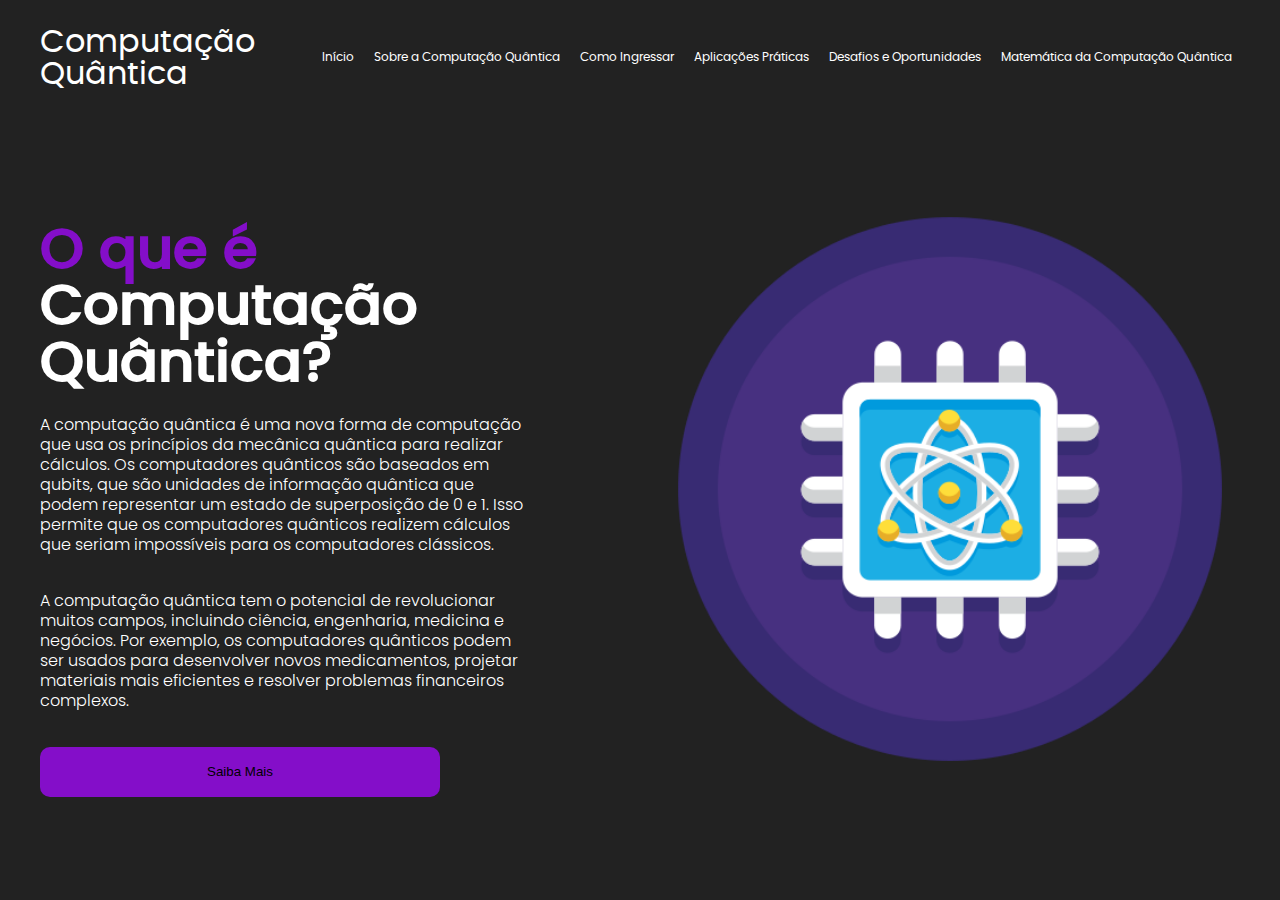
<file: index.html>
<!DOCTYPE html>
<html lang="en">
<head>
    <meta charset="UTF-8">
    <meta http-equiv="X-UA-Compatible" content="IE=edge">
    <meta name="viewport" content="width=device-width, initial-scale=1.0">
    <link href="./styles/style.css" rel="stylesheet">
    <link href="./styles/fonts.css" rel="stylesheet">
    <link href="./styles/media.css" rel="stylesheet">
    <title>Ínicio</title>
</head>
<body>
    <header>
        <div id="title">
            <h1>Computação</h1>
            <h1>Quântica</h1>
        </div>

        <ul>
            <a href="index.html"><li>Início</li></a>
            <a href="sobre.html"><li>Sobre a Computação Quântica</li></a>
            <a href="ingressar.html"><li>Como Ingressar</li></a>
            <a href="aplicacoes.html"><li>Aplicações Práticas</li></a>
            <a href="desafios.html"><li>Desafios e Oportunidades</li></a>
            <a href="matematica.html"><li>Matemática da Computação Quântica</li></a>
        </ul>
    </header>

    <main>
        <aside>
            <h2><span>O que é</span></h2>
            <h2>Computação  </h2>
            <h2> Quântica?</h2>
            <p>
                A computação quântica é uma nova forma de computação que usa os princípios da mecânica quântica para realizar cálculos. Os computadores quânticos são baseados em qubits, que são unidades de informação quântica que podem representar um estado de superposição de 0 e 1. Isso permite que os computadores quânticos realizem cálculos que seriam impossíveis para os computadores clássicos. </p> <p><br> A computação quântica tem o potencial de revolucionar muitos campos, incluindo ciência, engenharia, medicina e negócios. Por exemplo, os computadores quânticos podem ser usados para desenvolver novos medicamentos, projetar materiais mais eficientes e resolver problemas financeiros complexos.
            </p>
            
            <a id="saibamais" href="sobre.html">
                <button>Saiba Mais</button>
                </a>
          
        </aside>
      
        <article>
            <img src="./components/images/image1.png" alt="logotipo">
        </article>
    </main>
    
</body>
</html>
</file>
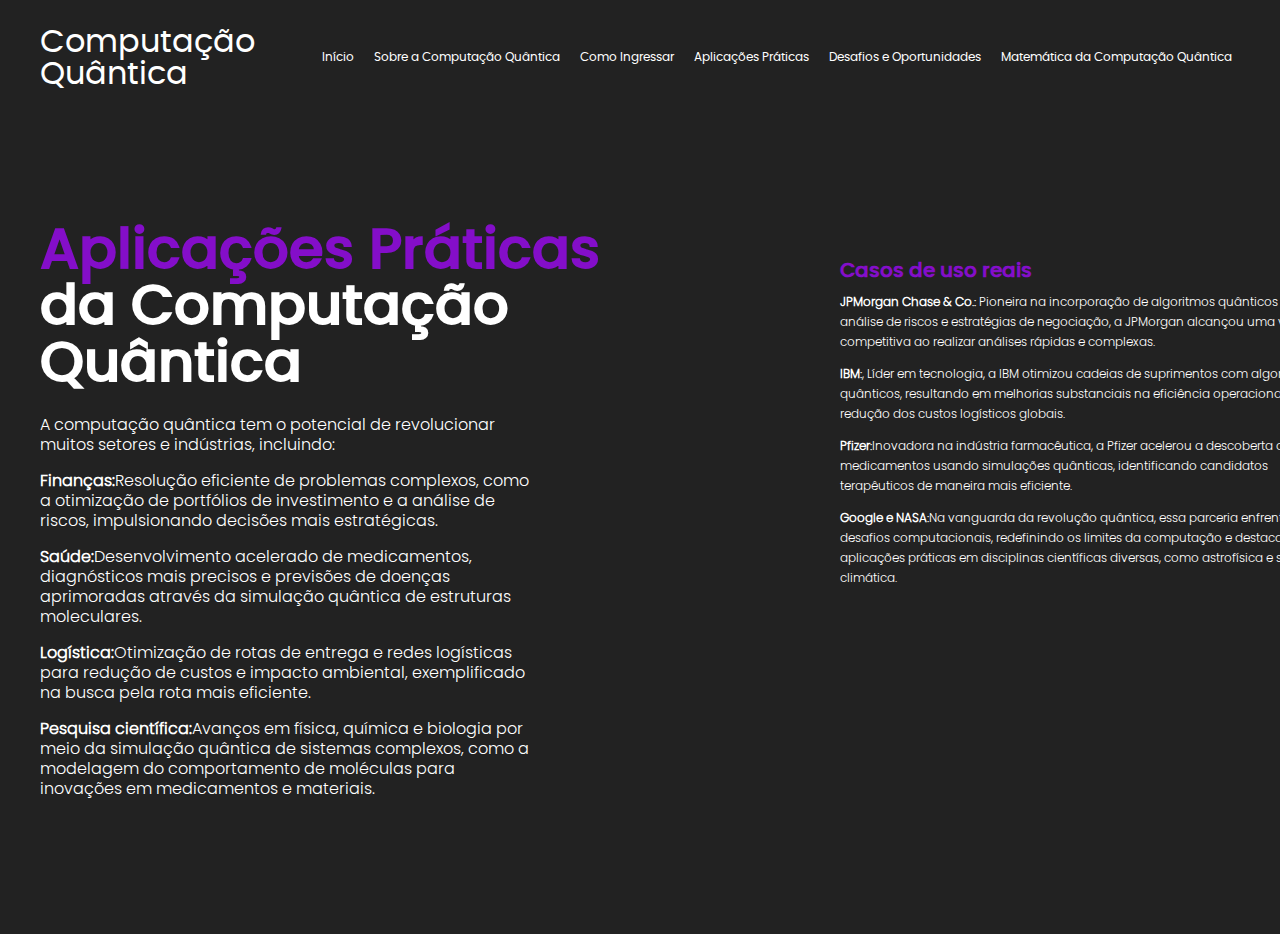
<file: aplicacoes.html>
<!DOCTYPE html>
<html lang="en">
<head>
    <meta charset="UTF-8">
    <meta http-equiv="X-UA-Compatible" content="IE=edge">
    <meta name="viewport" content="width=device-width, initial-scale=1.0">
    <link href="./styles/style.css" rel="stylesheet">
    <link href="./styles/fonts.css" rel="stylesheet">
    <link href="./styles/media.css" rel="stylesheet">
    <title>Aplicações</title>
</head>
<body>
    <header>
        <div id="title">
            <h1>Computação</h1>
            <h1>Quântica</h1>
        </div>

        <ul>
            <a href="index.html"><li>Início</li></a>
            <a href="sobre.html"><li>Sobre a Computação Quântica</li></a>
            <a href="ingressar.html"><li>Como Ingressar</li></a>
            <a href="aplicacoes.html"><li>Aplicações Práticas</li></a>
            <a href="desafios.html"><li>Desafios e Oportunidades</li></a>
            <a href="matematica.html"><li>Matemática da Computação Quântica</li></a>
        </ul>
    </header>
    
    <main>
        <aside> <div class="aplic">
               <h2><span>Aplicações Práticas</span></h2>
               <h2>da Computação </h2>
               <h2> Quântica</h2>
               <p>A computação quântica tem o potencial de revolucionar muitos setores e indústrias, incluindo:<br></p>
                <p><b>Finanças:</b>Resolução eficiente de problemas complexos, como a otimização de portfólios de investimento e a análise de riscos, impulsionando decisões mais estratégicas.</p>
                <p><b>Saúde:</b>Desenvolvimento acelerado de medicamentos, diagnósticos mais precisos e previsões de doenças aprimoradas através da simulação quântica de estruturas moleculares.</p>
            </p>
            <p><b>Logística:</b>Otimização de rotas de entrega e redes logísticas para redução de custos e impacto ambiental, exemplificado na busca pela rota mais eficiente.</p>
            </p>
            <p><b>Pesquisa científica:</b>Avanços em física, química e biologia por meio da simulação quântica de sistemas complexos, como a modelagem do comportamento de moléculas para inovações em medicamentos e materiais.</p>
            </p>
               </div>
               
                <div class="causo">
                <h2><span>Casos de uso reais</span></h2>
                <p><b>JPMorgan Chase & Co.: </b>Pioneira na incorporação de algoritmos quânticos para análise de riscos e estratégias de negociação, a JPMorgan alcançou uma vantagem competitiva ao realizar análises rápidas e complexas.</p>
                <p><b>IBM:</b>, Líder em tecnologia, a IBM otimizou cadeias de suprimentos com algoritmos quânticos, resultando em melhorias substanciais na eficiência operacional e na redução dos custos logísticos globais.</p>
                <p><b>Pfizer:</b>Inovadora na indústria farmacêutica, a Pfizer acelerou a descoberta de medicamentos usando simulações quânticas, identificando candidatos terapêuticos de maneira mais eficiente.</p>
                <p><b>Google e NASA:</b>Na vanguarda da revolução quântica, essa parceria enfrenta desafios computacionais, redefinindo os limites da computação e destacando aplicações práticas em disciplinas científicas diversas, como astrofísica e simulação climática.
</p>
            
               </aside>    
               <iframe class="yvideo" width="450" height="300" src="https://www.youtube.com/embed/5QhriSuKr_Q?si=Qq9w7m5IMDevOW_k" title="YouTube video player" frameborder="0" allow="accelerometer; autoplay; clipboard-write; encrypted-media; gyroscope; picture-in-picture; web-share" allowfullscreen></iframe>
       </main>
    </body>
</html>
</file>
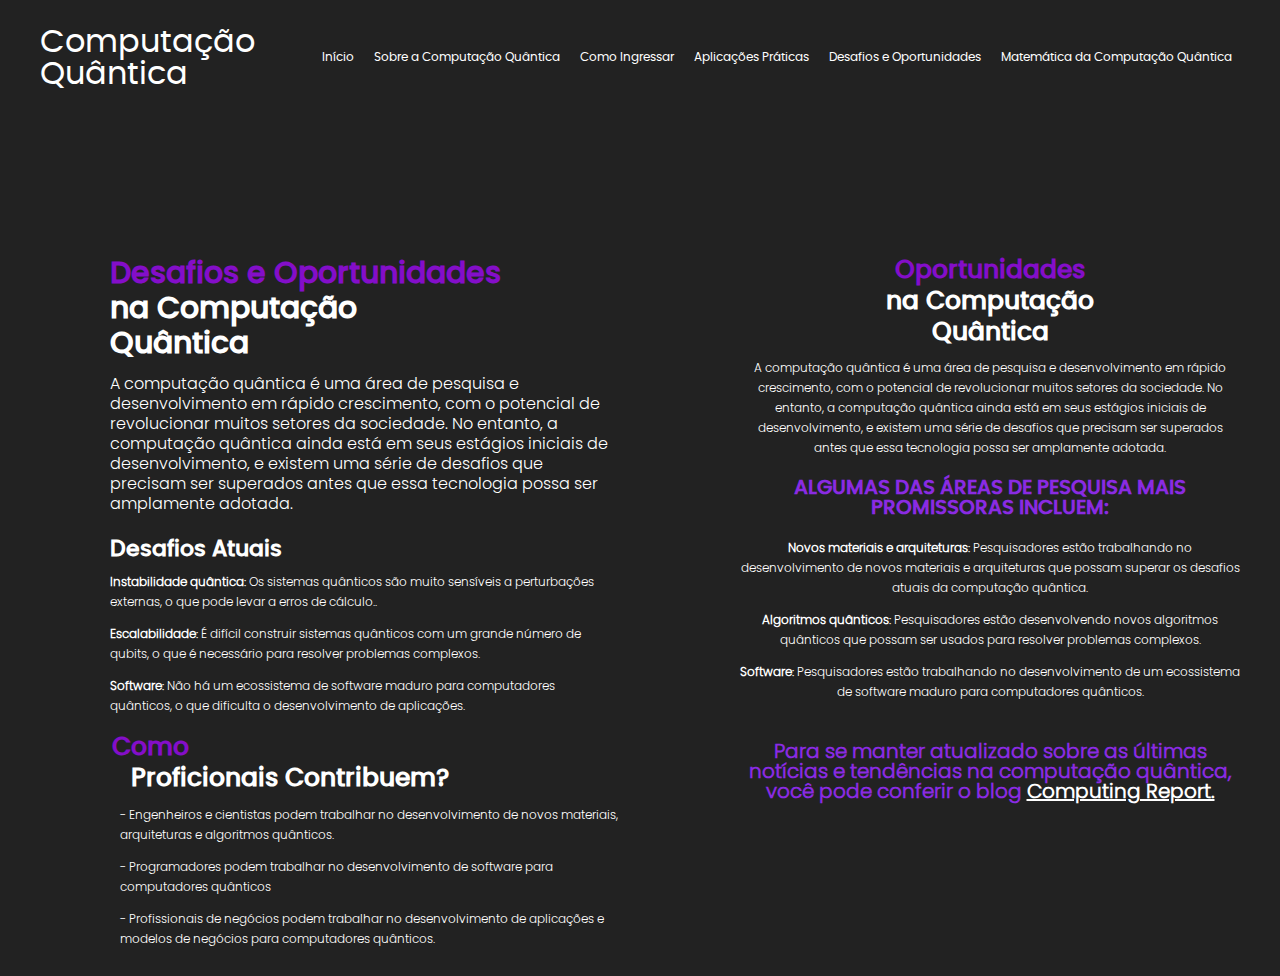
<file: desafios.html>
<!DOCTYPE html>
<html lang="en">
<head>
    <meta charset="UTF-8">
    <meta http-equiv="X-UA-Compatible" content="IE=edge">
    <meta name="viewport" content="width=device-width, initial-scale=1.0">
    <link href="./styles/style.css" rel="stylesheet">
    <link href="./styles/fonts.css" rel="stylesheet">
    <link href="./styles/media.css" rel="stylesheet">
    <title>Desafios</title>
</head>
<body>
    <header>
        <div id="title">
            <h1>Computação</h1>
            <h1>Quântica</h1>
        </div>

        <ul>
            <a href="index.html"><li>Início</li></a>
            <a href="sobre.html"><li>Sobre a Computação Quântica</li></a>
            <a href="ingressar.html"><li>Como Ingressar</li></a>
            <a href="aplicacoes.html"><li>Aplicações Práticas</li></a>
            <a href="desafios.html"><li>Desafios e Oportunidades</li></a>
            <a href="matematica.html"><li>Matemática da Computação Quântica</li></a>
        </ul>
    </header>
    <main>
        <aside> <div class="desintro">
               <h2><span>Desafios e Oportunidades</span></h2>
               <h2>na Computação </h2>
               <h2> Quântica</h2>
               <p>A computação quântica é uma área de pesquisa e desenvolvimento em rápido crescimento, com o potencial de revolucionar muitos setores da sociedade. No entanto, a computação quântica ainda está em seus estágios iniciais de desenvolvimento, e existem uma série de desafios que precisam ser superados antes que essa tecnologia possa ser amplamente adotada.</p></div>
              
               <div class="datuais">
               <h2>Desafios Atuais</h2>
               <p><strong>Instabilidade quântica:</strong> Os sistemas quânticos são muito sensíveis a perturbações externas, o que pode levar a erros de cálculo..</p>
               <p><strong>Escalabilidade:</strong> É difícil construir sistemas quânticos com um grande número de qubits, o que é necessário para resolver problemas complexos.</p>
               <p><strong>Software:</strong> Não há um ecossistema de software maduro para computadores quânticos, o que dificulta o desenvolvimento de aplicações.</p>
               </div>
               
               <div class="oportu">
               <h2><span>Oportunidades</span></h2>
               <h2>na Computação </h2>
               <h2> Quântica</h2>
               <p>A computação quântica é uma área de pesquisa e desenvolvimento em rápido crescimento, com o potencial de revolucionar muitos setores da sociedade. No entanto, a computação quântica ainda está em seus estágios iniciais de desenvolvimento, e existem uma série de desafios que precisam ser superados antes que essa tecnologia possa ser amplamente adotada.</p>
               <p id="opp"><strong>ALGUMAS DAS ÁREAS DE PESQUISA MAIS PROMISSORAS INCLUEM:</strong></p>
               <p><strong>Novos materiais e arquiteturas:</strong> Pesquisadores estão trabalhando no desenvolvimento de novos materiais e arquiteturas que possam superar os desafios atuais da computação quântica.</p>
               <p><strong>Algoritmos quânticos:</strong> Pesquisadores estão desenvolvendo novos algoritmos quânticos que possam ser usados para resolver problemas complexos.</p>
               <p><strong>Software:</strong> Pesquisadores estão trabalhando no desenvolvimento de um ecossistema de software maduro para computadores quânticos.</p>
            
               <div class="up">
                <strong><p>Para se manter atualizado sobre as últimas notícias e tendências na computação quântica, você pode conferir o blog <a href="https://quantumcomputingreport.com/Quantum">Computing Report.</a></p></strong>
            </div>
            
               <div class="prof">
                <h2 id="h2op"><span>Como</span></h2>
                <h2>Proficionais Contribuem?</h2>
                <p>- Engenheiros e cientistas podem trabalhar no desenvolvimento de novos materiais, arquiteturas e algoritmos quânticos.</p>
                <p>- Programadores podem trabalhar no desenvolvimento de software para computadores quânticos</p>
                <p>- Profissionais de negócios podem trabalhar no desenvolvimento de aplicações e modelos de negócios para computadores quânticos.</p>
               </div>
        </aside>   
               </main> 
</body>
</html>
</file>
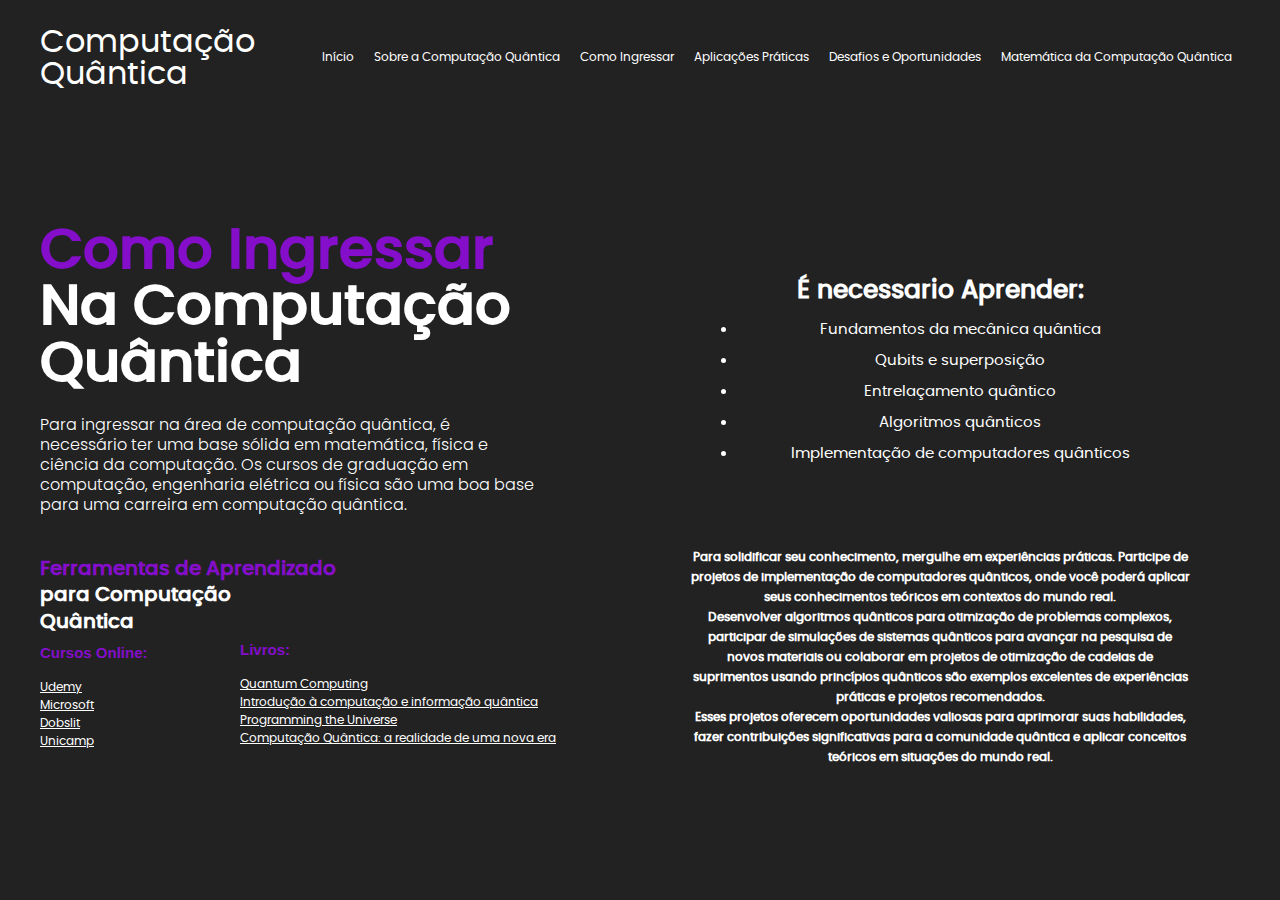
<file: ingressar.html>
<!DOCTYPE html>
<html lang="en">
<head>
    <meta charset="UTF-8">
    <meta http-equiv="X-UA-Compatible" content="IE=edge">
    <meta name="viewport" content="width=device-width, initial-scale=1.0">
    <link href="./styles/style.css" rel="stylesheet">
    <link href="./styles/fonts.css" rel="stylesheet">
    <link href="./styles/media.css" rel="stylesheet">
    <title>Como Ingressar</title>
</head>
<body>
    <header>
        <div id="title">
            <h1>Computação</h1>
            <h1>Quântica</h1>
        </div>

        <ul>
            <a href="index.html"><li>Início</li></a>
            <a href="sobre.html"><li>Sobre a Computação Quântica</li></a>
            <a href="ingressar.html"><li>Como Ingressar</li></a>
            <a href="aplicacoes.html"><li>Aplicações Práticas</li></a>
            <a href="desafios.html"><li>Desafios e Oportunidades</li></a>
            <a href="matematica.html"><li>Matemática da Computação Quântica</li></a>
        </ul>
    </header>
    <main>
        <aside> <div class="ingressar">
               <h2><span>Como Ingressar</span></h2>
               <h2> Na Computação  </h2>
               <h2> Quântica</h2>
               <p>Para ingressar na área de computação quântica, é necessário ter uma base sólida em matemática, física e ciência da computação. Os cursos de graduação em computação, engenharia elétrica ou física são uma boa base para uma carreira em computação quântica.</p>
                </div>

                <div class="nesc">
                    <h2>É necessario Aprender:</h2>
                    <ul>
                        <li>Fundamentos da mecânica quântica</li>
                        <li>Qubits e superposição</li>
                        <li>Entrelaçamento quântico</li>
                        <li>Algoritmos quânticos</li>
                        <li>Implementação de computadores quânticos</li>
                    </ul>

                     </div>

                   
                    
                     <div class="cursos">
               <h2><span>Ferramentas de Aprendizado</span></h2>
               <h2> para Computação  </h2>
               <h2> Quântica</h2>
               <p><strong><span>Cursos Online:</p></span></strong>
               <a href="https://www.udemy.com/pt/topic/quantum-computing/" id="linkcurso" target="_blank" title="Visitar Curso">Udemy</a>
               <a href="https://learn.microsoft.com/pt-br/training/paths/quantum-computing-fundamentals/" id="linkcurso" target="_blank" title="Visitar Curso">Microsoft</a>
               <a href="https://dobslit.com/cursos-atividades/" id="linkcurso" target="_blank" title="Visitar Curso">Dobslit</a>
               <a href="https://sites.ifi.unicamp.br/marcosoliveira/cursos-de-extensao-em-computacao-quantica/" id="linkcurso" target="_blank" title="Visitar Curso">Unicamp</a>
            
               <p id="livros"><strong><span>Livros:</p></span></strong>
               <a href="https://www.google.com.br/books/edition/Quantum_Computing/dA4CEAAAQBAJ?hl=pt-BR&gbpv=1&dq=Quantum+Computers&printsec=frontcover" id="linklivros" target="_blank" title="Visitar Livro">Quantum Computing</a>
               <a href="https://www.livrariadafisica.com.br/detalhe_produto.aspx?id=149905&titulo=Introdu%C3%A7%C3%A3o+%C3%A0+computa%C3%A7%C3%A3o+e+informa%C3%A7%C3%A3o+qu%C3%A2ntica+capa+dura" id="linklivros" target="_blank" title="Visitar Livro">Introdução à computação e informação quântica</a>
               <a href="https://www.amazon.com/Programming-Universe-Quantum-Computer-Scientist/dp/1400033861" id="linklivros" target="_blank" title="Visitar Livro">Programming the Universe</a>
               <a href="https://www.amazon.com.br/Computa%C3%A7%C3%A3o-Qu%C3%A2ntica-Realidade-uma-Nova/dp/8550807311" id="linklivros" target="_blank" title="Visitar Livro">Computação Quântica: a realidade de uma nova era</a>
            
               <p id="exp">Para solidificar seu conhecimento, mergulhe em experiências práticas. Participe de projetos de implementação de computadores quânticos, onde você poderá aplicar seus conhecimentos teóricos em contextos do mundo real.<br>Desenvolver algoritmos quânticos para otimização de problemas complexos, participar de simulações de sistemas quânticos para avançar na pesquisa de novos materiais ou colaborar em projetos de otimização de cadeias de suprimentos usando princípios quânticos são exemplos excelentes de experiências práticas e projetos recomendados.<br>Esses projetos oferecem oportunidades valiosas para aprimorar suas habilidades, fazer contribuições significativas para a comunidade quântica e aplicar conceitos teóricos em situações do mundo real.</span></p>

               
            
            
            </div>
          </aside>
          
</body>
</html>
</file>
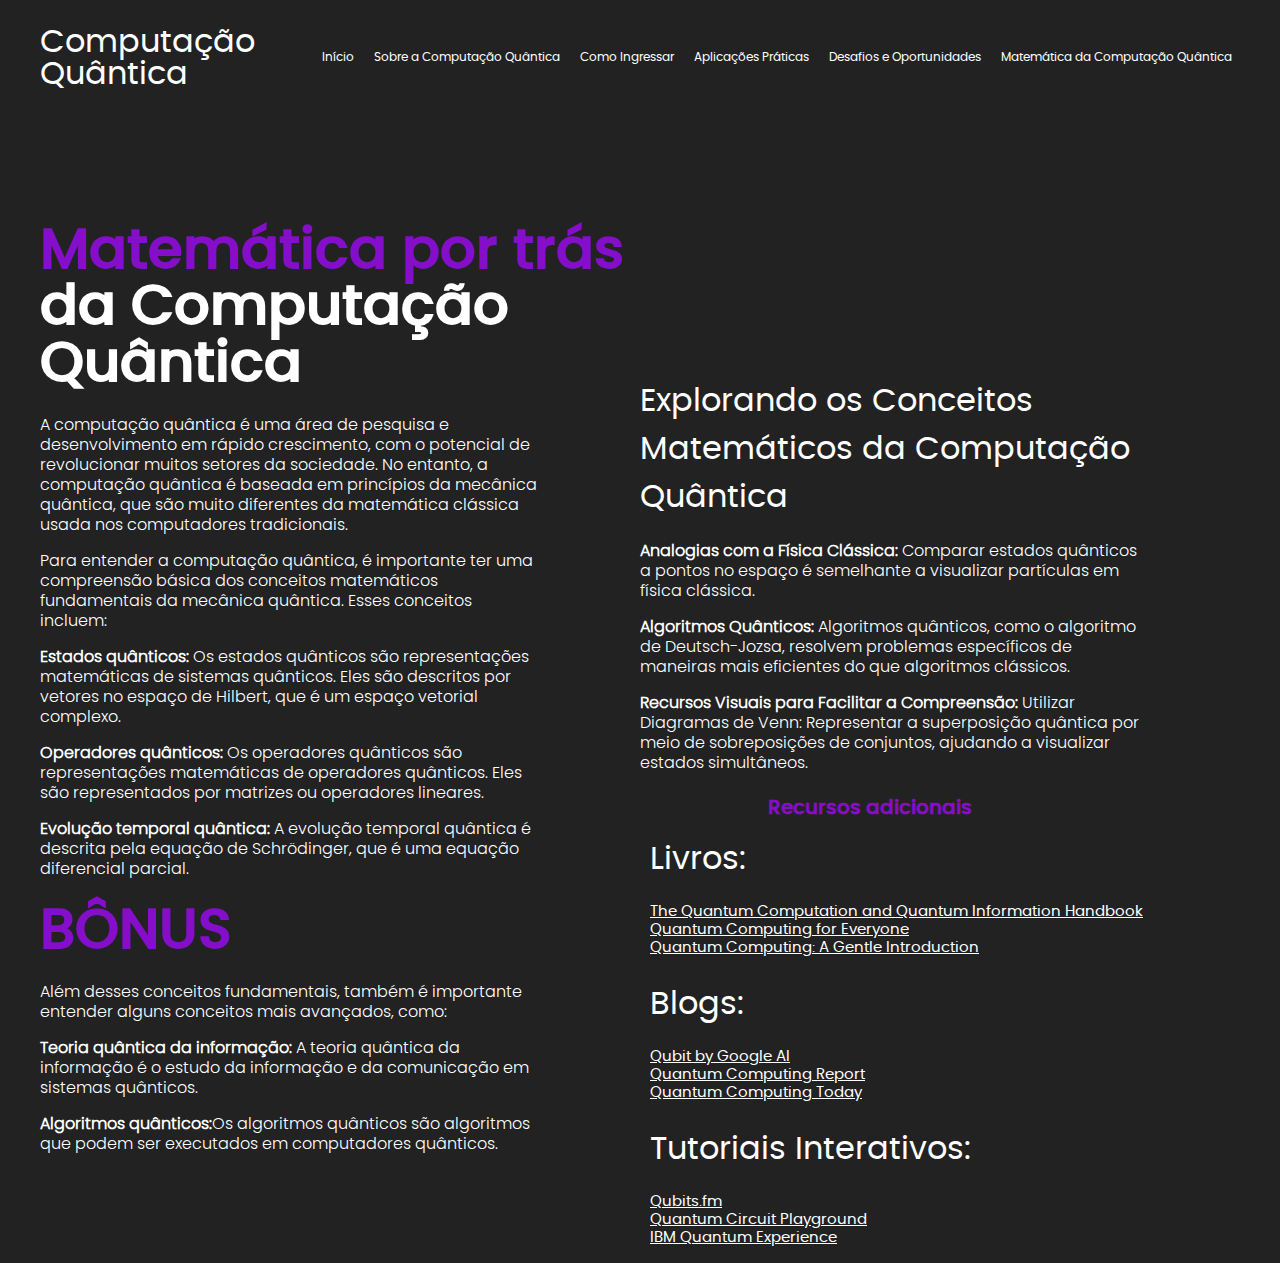
<file: matematica.html>
<!DOCTYPE html>
<html lang="en">
<head>
    <meta charset="UTF-8">
    <meta http-equiv="X-UA-Compatible" content="IE=edge">
    <meta name="viewport" content="width=device-width, initial-scale=1.0">
    <link href="./styles/style.css" rel="stylesheet">
    <link href="./styles/fonts.css" rel="stylesheet">
    <link href="./styles/media.css" rel="stylesheet">
    <title>Matematica e Computação Quântica</title>
</head>
<body>
    <header>
        <div id="title">
            <h1>Computação</h1>
            <h1>Quântica</h1>
        </div>

        <ul>
            <a href="index.html"><li>Início</li></a>
            <a href="sobre.html"><li>Sobre a Computação Quântica</li></a>
            <a href="ingressar.html"><li>Como Ingressar</li></a>
            <a href="aplicacoes.html"><li>Aplicações Práticas</li></a>
            <a href="desafios.html"><li>Desafios e Oportunidades</li></a>
            <a href="matematica.html"><li>Matemática da Computação Quântica</li></a>
        </ul>
    </header>
    <main>
        <aside> <div class="mat">
               <h2><span>Matemática por trás</span></h2>
               <h2>da Computação </h2>
               <h2> Quântica</h2>
               <p>A computação quântica é uma área de pesquisa e desenvolvimento em rápido crescimento, com o potencial de revolucionar muitos setores da sociedade. No entanto, a computação quântica é baseada em princípios da mecânica quântica, que são muito diferentes da matemática clássica usada nos computadores tradicionais.</p>
            <p>Para entender a computação quântica, é importante ter uma compreensão básica dos conceitos matemáticos fundamentais da mecânica quântica. Esses conceitos incluem:</p>
            <p><strong>Estados quânticos:</strong> Os estados quânticos são representações matemáticas de sistemas quânticos. Eles são descritos por vetores no espaço de Hilbert, que é um espaço vetorial complexo.</p>
            <p><strong>Operadores quânticos:</strong> Os operadores quânticos são representações matemáticas de operadores quânticos. Eles são representados por matrizes ou operadores lineares.</p>
            <p><strong>Evolução temporal quântica:</strong> A evolução temporal quântica é descrita pela equação de Schrödinger, que é uma equação diferencial parcial.</p>
               </div>

               <div class="mat2">
                <h2><span>BÔNUS</span></h2>
                <p>Além desses conceitos fundamentais, também é importante entender alguns conceitos mais avançados, como:</p>
             <p><strong>Teoria quântica da informação:</strong>  A teoria quântica da informação é o estudo da informação e da comunicação em sistemas quânticos.</p>
             <p><strong>Algoritmos quânticos:</strong>Os algoritmos quânticos são algoritmos que podem ser executados em computadores quânticos.</p></div>
             
             
             <div class="mat3">
                <h1>Explorando os Conceitos Matemáticos da Computação Quântica</h2>
             <p><strong>Analogias com a Física Clássica:</strong> Comparar estados quânticos a pontos no espaço é semelhante a visualizar partículas em física clássica.</p>
             <p><strong>Algoritmos Quânticos:</strong> Algoritmos quânticos, como o algoritmo de Deutsch-Jozsa, resolvem problemas específicos de maneiras mais eficientes do que algoritmos clássicos.</p>
             <p><strong>Recursos Visuais para Facilitar a Compreensão: </strong> Utilizar Diagramas de Venn: Representar a superposição quântica por meio de sobreposições de conjuntos, ajudando a visualizar estados simultâneos.</p>
            </div>
            
            <div class="mat4">
                <h2><span>Recursos adicionais</span></h2>
                <h1>Livros:</h1>
                    <a id="linkadd" href="https://www.amazon.com/Quantum-Computation-Information-10th-Anniversary/dp/1107002176">The Quantum Computation and Quantum Information Handbook</a>
                    <a id="linkadd" href="https://www.amazon.com.br/Quantum-Computing-Everyone-Chris-Bernhardt/dp/0262039257">Quantum Computing for Everyone</a>
                    <a id="linkadd" href="https://www.amazon.com/Quantum-Computing-Introduction-Engineering-Computation/dp/0262526670">Quantum Computing: A Gentle Introduction</a>

                    <h1>Blogs:</h1>
                    <a id="linkadd" href="https://quantumai.google/">Qubit by Google AI</a>
                    <a id="linkadd" href="https://quantumcomputingreport.com/">Quantum Computing Report</a>
                    <a id="linkadd" href="https://www.quantumcomputinginc.com/blog/">Quantum Computing Today</a>

                    <h1>Tutoriais Interativos:</h1>
                    <a id="linkadd" href="https://qubit.fm/">Qubits.fm</a>
                    <a id="linkadd" href="https://quantum.ibm.com/composer/files/new">Quantum Circuit Playground</a>
                    <a id="linkadd" href="https://quantum.ibm.com/login">IBM Quantum Experience</a>
            </div>
             





                </div>


               </aside>        
       </main>
</body>
</html>
</file>
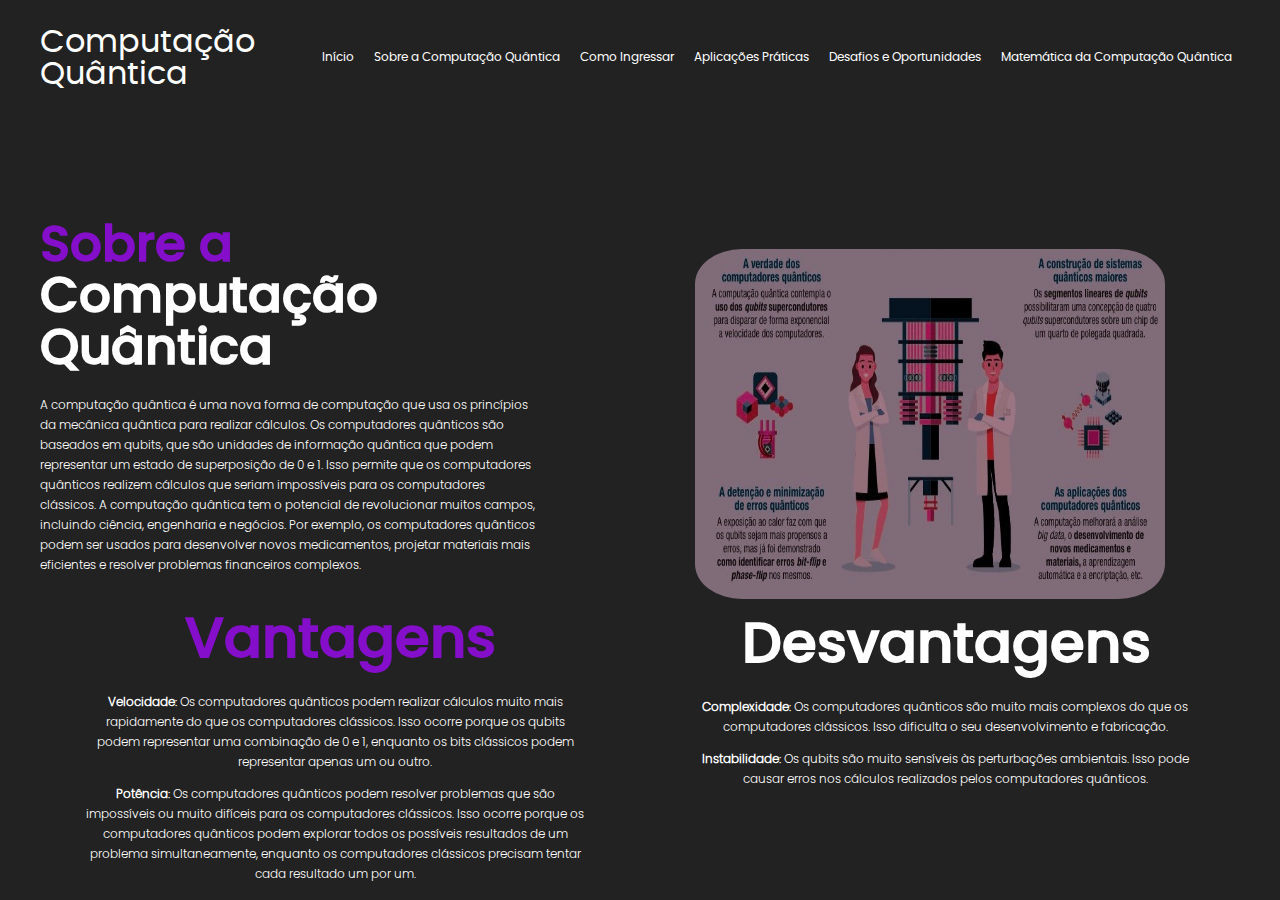
<file: sobre.html>
<!DOCTYPE html>
<html lang="en">
<head>
    <meta charset="UTF-8">
    <meta http-equiv="X-UA-Compatible" content="IE=edge">
    <meta name="viewport" content="width=device-width, initial-scale=1.0">
    <link href="./styles/style.css" rel="stylesheet">
    <link href="./styles/fonts.css" rel="stylesheet">
    <link href="./styles/media.css" rel="stylesheet">
    <title>Sobre a Computação Quântica</title>
</head>
<body>
    <header>
        <div id="title">
            <h1>Computação</h1>
            <h1>Quântica</h1>
        </div>

        <ul>
            <a href="index.html"><li>Início</li></a>
            <a href="sobre.html"><li>Sobre a Computação Quântica</li></a>
            <a href="ingressar.html"><li>Como Ingressar</li></a>
            <a href="aplicacoes.html"><li>Aplicações Práticas</li></a>
            <a href="desafios.html"><li>Desafios e Oportunidades</li></a>
            <a href="matematica.html"><li>Matemática da Computação Quântica</li></a>
        </ul>
    </header>
    
    <main>
     <aside> <div class="sobre">
            <h2><span>Sobre a</span></h2>
            <h2>Computação  </h2>
            <h2> Quântica</h2>
            <p>
                A computação quântica é uma nova forma de computação que usa os princípios da mecânica quântica para realizar cálculos. Os computadores quânticos são baseados em qubits, que são unidades de informação quântica que podem representar um estado de superposição de 0 e 1. Isso permite que os computadores quânticos realizem cálculos que seriam impossíveis para os computadores clássicos.

A computação quântica tem o potencial de revolucionar muitos campos, incluindo ciência, engenharia e negócios. Por exemplo, os computadores quânticos podem ser usados para desenvolver novos medicamentos, projetar materiais mais eficientes e resolver problemas financeiros complexos.
            </div>
            
            <div class="vant">
                <div><h2><span>Vantagens</span></h2><div></div>
                    <div><p><strong>Velocidade:</strong> Os computadores quânticos podem realizar cálculos muito mais rapidamente do que os computadores clássicos. Isso ocorre porque os qubits podem representar uma combinação de 0 e 1, enquanto os bits clássicos podem representar apenas um ou outro.
        <br></p><p><strong>Potência:</strong> Os computadores quânticos podem resolver problemas que são impossíveis ou muito difíceis para os computadores clássicos. Isso ocorre porque os computadores quânticos podem explorar todos os possíveis resultados de um problema simultaneamente, enquanto os computadores clássicos precisam tentar cada resultado um por um.</p>
            </div>

    
               <div class="desv"><h2>Desvantagens</h2>
                <p><strong>Complexidade:</strong> Os computadores quânticos são muito mais complexos do que os computadores clássicos. Isso dificulta o seu desenvolvimento e fabricação.<br></p>
                    <p><strong>Instabilidade:</strong> Os qubits são muito sensíveis às perturbações ambientais. Isso pode causar erros nos cálculos realizados pelos computadores quânticos.</p></div>           
                   
            </div>
        
       </aside>
       <img src="./components/images/image2.jpg" alt="logotipo" id="imagem2">      
    </main>
</body>
</html>
</file>
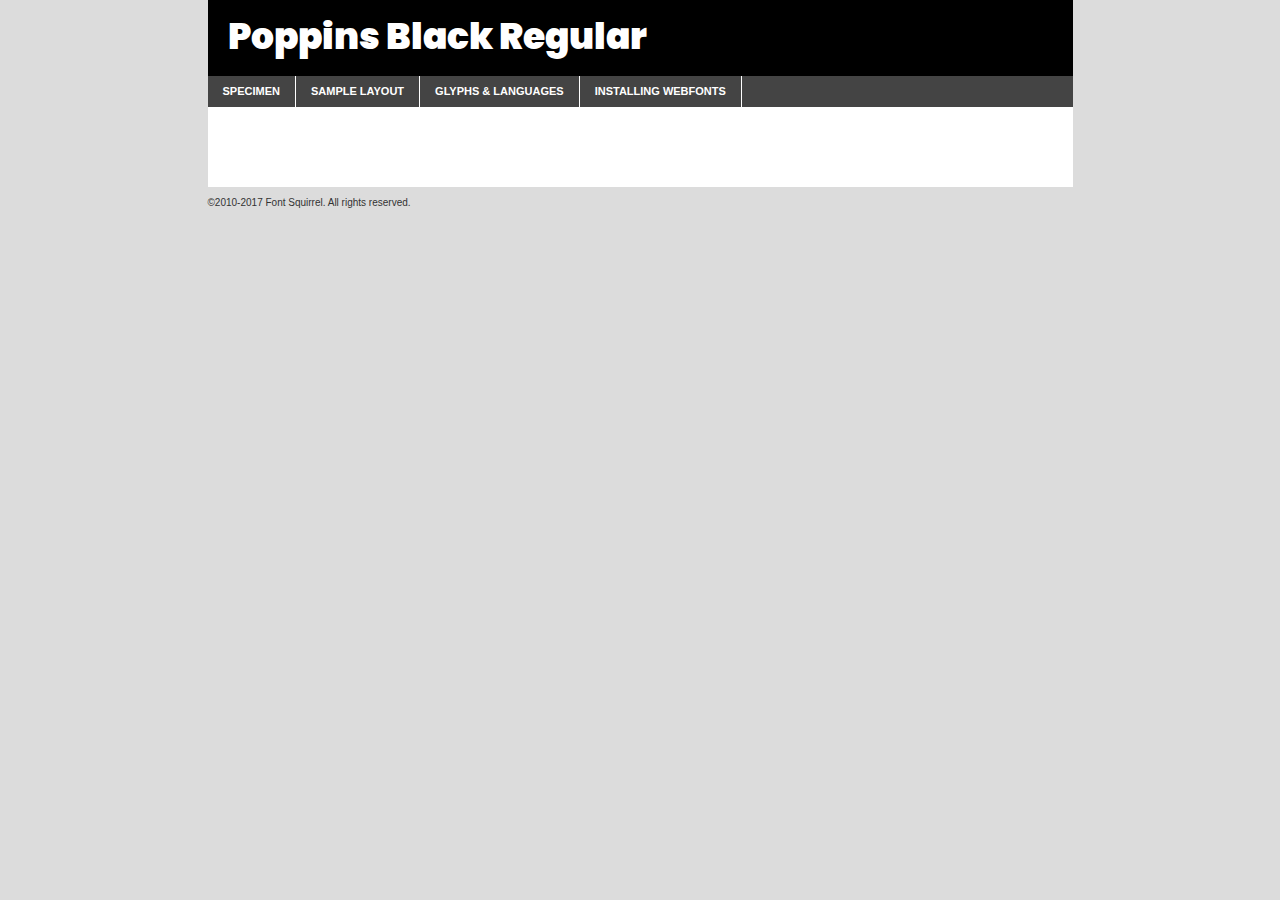
<file: components/fonts/poppins-black-demo.html>
<!DOCTYPE html PUBLIC "-//W3C//DTD XHTML 1.0 Transitional//EN"
	"http://www.w3.org/TR/xhtml1/DTD/xhtml1-transitional.dtd">

<html xmlns="http://www.w3.org/1999/xhtml" xml:lang="en" lang="en">
<head>
	<meta http-equiv="Content-Type" content="text/html; charset=utf-8" />
	<script src="http://ajax.googleapis.com/ajax/libs/jquery/1.7.2/jquery.min.js" type="text/javascript" charset="utf-8"></script>
	<script type="text/javascript">
	(function($){$.fn.easyTabs=function(option){var param=jQuery.extend({fadeSpeed:"fast",defaultContent:1,activeClass:'active'},option);$(this).each(function(){var thisId="#"+this.id;if(param.defaultContent==''){param.defaultContent=1;}
	if(typeof param.defaultContent=="number")
	{var defaultTab=$(thisId+" .tabs li:eq("+(param.defaultContent-1)+") a").attr('href').substr(1);}else{var defaultTab=param.defaultContent;}
	$(thisId+" .tabs li a").each(function(){var tabToHide=$(this).attr('href').substr(1);$("#"+tabToHide).addClass('easytabs-tab-content');});hideAll();changeContent(defaultTab);function hideAll(){$(thisId+" .easytabs-tab-content").hide();}
	function changeContent(tabId){hideAll();$(thisId+" .tabs li").removeClass(param.activeClass);$(thisId+" .tabs li a[href=#"+tabId+"]").closest('li').addClass(param.activeClass);if(param.fadeSpeed!="none")
	{$(thisId+" #"+tabId).fadeIn(param.fadeSpeed);}else{$(thisId+" #"+tabId).show();}}
	$(thisId+" .tabs li").click(function(){var tabId=$(this).find('a').attr('href').substr(1);changeContent(tabId);return false;});});}})(jQuery);
	</script>
	<link rel="stylesheet" href="specimen_files/specimen_stylesheet.css" type="text/css" charset="utf-8" />
	<link rel="stylesheet" href="stylesheet.css" type="text/css" charset="utf-8" />

	<style type="text/css">
					body{
				font-family: 'poppinsblack';
							}
		</style>

	<title>Poppins Black Regular Specimen</title>
	
	
	<script type="text/javascript" charset="utf-8">
		$(document).ready(function() {
			$('#container').easyTabs({defaultContent:1});
		});
	</script>
</head>

<body>
<div id="container">
	<div id="header">
		Poppins Black Regular	</div>
	<ul class="tabs">
		<li><a href="#specimen">Specimen</a></li>
		<li><a href="#layout">Sample Layout</a></li>
				<li><a href="#glyphs">Glyphs &amp; Languages</a></li>
		<li><a href="#installing">Installing Webfonts</a></li>
		
	</ul>
	
	<div id="main_content">

		
			<div id="specimen">
		
				<div class="section">
					<div class="grid12 firstcol">
						<div class="huge">AaBb</div>
					</div>
				</div>
		
				<div class="section">
					<div class="glyph_range">A&#x200B;B&#x200b;C&#x200b;D&#x200b;E&#x200b;F&#x200b;G&#x200b;H&#x200b;I&#x200b;J&#x200b;K&#x200b;L&#x200b;M&#x200b;N&#x200b;O&#x200b;P&#x200b;Q&#x200b;R&#x200b;S&#x200b;T&#x200b;U&#x200b;V&#x200b;W&#x200b;X&#x200b;Y&#x200b;Z&#x200b;a&#x200b;b&#x200b;c&#x200b;d&#x200b;e&#x200b;f&#x200b;g&#x200b;h&#x200b;i&#x200b;j&#x200b;k&#x200b;l&#x200b;m&#x200b;n&#x200b;o&#x200b;p&#x200b;q&#x200b;r&#x200b;s&#x200b;t&#x200b;u&#x200b;v&#x200b;w&#x200b;x&#x200b;y&#x200b;z&#x200b;1&#x200b;2&#x200b;3&#x200b;4&#x200b;5&#x200b;6&#x200b;7&#x200b;8&#x200b;9&#x200b;0&#x200b;&amp;&#x200b;.&#x200b;,&#x200b;?&#x200b;!&#x200b;&#64;&#x200b;(&#x200b;)&#x200b;#&#x200b;$&#x200b;%&#x200b;*&#x200b;+&#x200b;-&#x200b;=&#x200b;:&#x200b;;</div>
				</div>
				<div class="section">
					<div class="grid12 firstcol">
						<table class="sample_table">
							<tr><td>10</td><td class="size10">abcdefghijklmnopqrstuvwxyzABCDEFGHIJKLMNOPQRSTUVWXYZ0123456789abcdefghijklmnopqrstuvwxyzABCDEFGHIJKLMNOPQRSTUVWXYZ0123456789abcdefghijklmnopqrstuvwxyzABCDEFGHIJKLMNOPQRSTUVWXYZ</td></tr>
							<tr><td>11</td><td class="size11">abcdefghijklmnopqrstuvwxyzABCDEFGHIJKLMNOPQRSTUVWXYZ0123456789abcdefghijklmnopqrstuvwxyzABCDEFGHIJKLMNOPQRSTUVWXYZ0123456789abcdefghijklmnopqrstuvwxyzABCDEFGHIJKLMNOPQRSTUVWXYZ</td></tr>
							<tr><td>12</td><td class="size12">abcdefghijklmnopqrstuvwxyzABCDEFGHIJKLMNOPQRSTUVWXYZ0123456789abcdefghijklmnopqrstuvwxyzABCDEFGHIJKLMNOPQRSTUVWXYZ0123456789abcdefghijklmnopqrstuvwxyzABCDEFGHIJKLMNOPQRSTUVWXYZ</td></tr>
							<tr><td>13</td><td class="size13">abcdefghijklmnopqrstuvwxyzABCDEFGHIJKLMNOPQRSTUVWXYZ0123456789abcdefghijklmnopqrstuvwxyzABCDEFGHIJKLMNOPQRSTUVWXYZ0123456789abcdefghijklmnopqrstuvwxyzABCDEFGHIJKLMNOPQRSTUVWXYZ</td></tr>
							<tr><td>14</td><td class="size14">abcdefghijklmnopqrstuvwxyzABCDEFGHIJKLMNOPQRSTUVWXYZ0123456789abcdefghijklmnopqrstuvwxyzABCDEFGHIJKLMNOPQRSTUVWXYZ0123456789abcdefghijklmnopqrstuvwxyzABCDEFGHIJKLMNOPQRSTUVWXYZ</td></tr>
							<tr><td>16</td><td class="size16">abcdefghijklmnopqrstuvwxyzABCDEFGHIJKLMNOPQRSTUVWXYZ0123456789abcdefghijklmnopqrstuvwxyzABCDEFGHIJKLMNOPQRSTUVWXYZ</td></tr>
							<tr><td>18</td><td class="size18">abcdefghijklmnopqrstuvwxyzABCDEFGHIJKLMNOPQRSTUVWXYZ0123456789abcdefghijklmnopqrstuvwxyzABCDEFGHIJKLMNOPQRSTUVWXYZ</td></tr>
							<tr><td>20</td><td class="size20">abcdefghijklmnopqrstuvwxyzABCDEFGHIJKLMNOPQRSTUVWXYZ0123456789abcdefghijklmnopqrstuvwxyzABCDEFGHIJKLMNOPQRSTUVWXYZ</td></tr>
							<tr><td>24</td><td class="size24">abcdefghijklmnopqrstuvwxyzABCDEFGHIJKLMNOPQRSTUVWXYZ0123456789abcdefghijklmnopqrstuvwxyzABCDEFGHIJKLMNOPQRSTUVWXYZ</td></tr>
							<tr><td>30</td><td class="size30">abcdefghijklmnopqrstuvwxyzABCDEFGHIJKLMNOPQRSTUVWXYZ0123456789abcdefghijklmnopqrstuvwxyzABCDEFGHIJKLMNOPQRSTUVWXYZ</td></tr>
							<tr><td>36</td><td class="size36">abcdefghijklmnopqrstuvwxyzABCDEFGHIJKLMNOPQRSTUVWXYZ0123456789abcdefghijklmnopqrstuvwxyzABCDEFGHIJKLMNOPQRSTUVWXYZ</td></tr>
							<tr><td>48</td><td class="size48">abcdefghijklmnopqrstuvwxyzABCDEFGHIJKLMNOPQRSTUVWXYZ0123456789abcdefghijklmnopqrstuvwxyzABCDEFGHIJKLMNOPQRSTUVWXYZ</td></tr>
							<tr><td>60</td><td class="size60">abcdefghijklmnopqrstuvwxyzABCDEFGHIJKLMNOPQRSTUVWXYZ0123456789abcdefghijklmnopqrstuvwxyzABCDEFGHIJKLMNOPQRSTUVWXYZ</td></tr>
							<tr><td>72</td><td class="size72">abcdefghijklmnopqrstuvwxyzABCDEFGHIJKLMNOPQRSTUVWXYZ0123456789abcdefghijklmnopqrstuvwxyzABCDEFGHIJKLMNOPQRSTUVWXYZ</td></tr>
							<tr><td>90</td><td class="size90">abcdefghijklmnopqrstuvwxyzABCDEFGHIJKLMNOPQRSTUVWXYZ0123456789abcdefghijklmnopqrstuvwxyzABCDEFGHIJKLMNOPQRSTUVWXYZ</td></tr>
						</table>
				
					</div>
			
				</div>
		
		
		
								<div class="section" id="bodycomparison">


										<div id="xheight">
				<div class="fontbody">&#x25FC;&#x25FC;&#x25FC;&#x25FC;&#x25FC;&#x25FC;&#x25FC;&#x25FC;&#x25FC;&#x25FC;&#x25FC;&#x25FC;&#x25FC;&#x25FC;&#x25FC;&#x25FC;&#x25FC;&#x25FC;&#x25FC;&#x25FC;&#x25FC;&#x25FC;&#x25FC;&#x25FC;&#x25FC;&#x25FC;&#x25FC;&#x25FC;&#x25FC;&#x25FC;&#x25FC;&#x25FC;&#x25FC;&#x25FC;&#x25FC;&#x25FC;&#x25FC;&#x25FC;&#x25FC;&#x25FC;&#x25FC;&#x25FC;&#x25FC;&#x25FC;&#x25FC;&#x25FC;&#x25FC;&#x25FC;&#x25FC;&#x25FC;&#x25FC;&#x25FC;&#x25FC;&#x25FC;&#x25FC;&#x25FC;&#x25FC;&#x25FC;&#x25FC;&#x25FC;&#x25FC;&#x25FC;&#x25FC;&#x25FC;&#x25FC;&#x25FC;&#x25FC;&#x25FC;&#x25FC;&#x25FC;&#x25FC;&#x25FC;&#x25FC;&#x25FC;&#x25FC;&#x25FC;&#x25FC;&#x25FC;&#x25FC;&#x25FC;&#x25FC;&#x25FC;&#x25FC;&#x25FC;&#x25FC;&#x25FC;&#x25FC;&#x25FC;&#x25FC;&#x25FC;&#x25FC;&#x25FC;&#x25FC;&#x25FC;&#x25FC;&#x25FC;&#x25FC;&#x25FC;&#x25FC;body</div><div class="arialbody">body</div><div class="verdanabody">body</div><div class="georgiabody">body</div></div>
										<div class="fontbody" style="z-index:1">
											body<span>Poppins Black Regular</span>
										</div>
										<div class="arialbody" style="z-index:1">
											body<span>Arial</span>
										</div>
										<div class="verdanabody" style="z-index:1">
											body<span>Verdana</span>
										</div>
										<div class="georgiabody" style="z-index:1">
											body<span>Georgia</span>
										</div>



								</div>
		
		
				<div class="section psample psample_row1" id="">
					
					<div class="grid2 firstcol">
						<p class="size10"><span>10.</span>Aenean lacinia bibendum nulla sed consectetur. Fusce dapibus, tellus ac cursus commodo, tortor mauris condimentum nibh, ut fermentum massa justo sit amet risus. Nullam id dolor id nibh ultricies vehicula ut id elit. Cum sociis natoque penatibus et magnis dis parturient montes, nascetur ridiculus mus. Nulla vitae elit libero, a pharetra augue.</p>
			
					</div>
					<div class="grid3">
						<p class="size11"><span>11.</span>Aenean lacinia bibendum nulla sed consectetur. Fusce dapibus, tellus ac cursus commodo, tortor mauris condimentum nibh, ut fermentum massa justo sit amet risus. Nullam id dolor id nibh ultricies vehicula ut id elit. Cum sociis natoque penatibus et magnis dis parturient montes, nascetur ridiculus mus. Nulla vitae elit libero, a pharetra augue.</p>
			
					</div>
					<div class="grid3">
						<p class="size12"><span>12.</span>Aenean lacinia bibendum nulla sed consectetur. Fusce dapibus, tellus ac cursus commodo, tortor mauris condimentum nibh, ut fermentum massa justo sit amet risus. Nullam id dolor id nibh ultricies vehicula ut id elit. Cum sociis natoque penatibus et magnis dis parturient montes, nascetur ridiculus mus. Nulla vitae elit libero, a pharetra augue.</p>
			
					</div>
					<div class="grid4">
						<p class="size13"><span>13.</span>Aenean lacinia bibendum nulla sed consectetur. Fusce dapibus, tellus ac cursus commodo, tortor mauris condimentum nibh, ut fermentum massa justo sit amet risus. Nullam id dolor id nibh ultricies vehicula ut id elit. Cum sociis natoque penatibus et magnis dis parturient montes, nascetur ridiculus mus. Nulla vitae elit libero, a pharetra augue.</p>
			
					</div>
					<div class="white_blend"></div>
					
				</div>
				<div class="section psample psample_row2" id="">
					<div class="grid3 firstcol">
						<p class="size14"><span>14.</span>Aenean lacinia bibendum nulla sed consectetur. Fusce dapibus, tellus ac cursus commodo, tortor mauris condimentum nibh, ut fermentum massa justo sit amet risus. Nullam id dolor id nibh ultricies vehicula ut id elit. Cum sociis natoque penatibus et magnis dis parturient montes, nascetur ridiculus mus. Nulla vitae elit libero, a pharetra augue.</p>
			
					</div>
					<div class="grid4">
						<p class="size16"><span>16.</span>Aenean lacinia bibendum nulla sed consectetur. Fusce dapibus, tellus ac cursus commodo, tortor mauris condimentum nibh, ut fermentum massa justo sit amet risus. Nullam id dolor id nibh ultricies vehicula ut id elit. Cum sociis natoque penatibus et magnis dis parturient montes, nascetur ridiculus mus. Nulla vitae elit libero, a pharetra augue.</p>
			
					</div>
					<div class="grid5">
						<p class="size18"><span>18.</span>Aenean lacinia bibendum nulla sed consectetur. Fusce dapibus, tellus ac cursus commodo, tortor mauris condimentum nibh, ut fermentum massa justo sit amet risus. Nullam id dolor id nibh ultricies vehicula ut id elit. Cum sociis natoque penatibus et magnis dis parturient montes, nascetur ridiculus mus. Nulla vitae elit libero, a pharetra augue.</p>
			
					</div>

					<div class="white_blend"></div>

				</div>
				
				<div class="section psample psample_row3" id="">
					<div class="grid5 firstcol">
						<p class="size20"><span>20.</span>Aenean lacinia bibendum nulla sed consectetur. Fusce dapibus, tellus ac cursus commodo, tortor mauris condimentum nibh, ut fermentum massa justo sit amet risus. Nullam id dolor id nibh ultricies vehicula ut id elit. Cum sociis natoque penatibus et magnis dis parturient montes, nascetur ridiculus mus. Nulla vitae elit libero, a pharetra augue.</p>
					</div>
					<div class="grid7">
						<p class="size24"><span>24.</span>Aenean lacinia bibendum nulla sed consectetur. Fusce dapibus, tellus ac cursus commodo, tortor mauris condimentum nibh, ut fermentum massa justo sit amet risus. Nullam id dolor id nibh ultricies vehicula ut id elit. Cum sociis natoque penatibus et magnis dis parturient montes, nascetur ridiculus mus. Nulla vitae elit libero, a pharetra augue.</p>
					</div>
					
					<div class="white_blend"></div>
					
				</div>
				
				<div class="section psample psample_row4" id="">
					<div class="grid12 firstcol">
						<p class="size30"><span>30.</span>Aenean lacinia bibendum nulla sed consectetur. Fusce dapibus, tellus ac cursus commodo, tortor mauris condimentum nibh, ut fermentum massa justo sit amet risus. Nullam id dolor id nibh ultricies vehicula ut id elit. Cum sociis natoque penatibus et magnis dis parturient montes, nascetur ridiculus mus. Nulla vitae elit libero, a pharetra augue.</p>
					</div>
					<div class="white_blend"></div>
					
				</div>
				
				
				
				<div class="section psample psample_row1 fullreverse">
					<div class="grid2 firstcol">
						<p class="size10"><span>10.</span>Aenean lacinia bibendum nulla sed consectetur. Fusce dapibus, tellus ac cursus commodo, tortor mauris condimentum nibh, ut fermentum massa justo sit amet risus. Nullam id dolor id nibh ultricies vehicula ut id elit. Cum sociis natoque penatibus et magnis dis parturient montes, nascetur ridiculus mus. Nulla vitae elit libero, a pharetra augue.</p>
			
					</div>
					<div class="grid3">
						<p class="size11"><span>11.</span>Aenean lacinia bibendum nulla sed consectetur. Fusce dapibus, tellus ac cursus commodo, tortor mauris condimentum nibh, ut fermentum massa justo sit amet risus. Nullam id dolor id nibh ultricies vehicula ut id elit. Cum sociis natoque penatibus et magnis dis parturient montes, nascetur ridiculus mus. Nulla vitae elit libero, a pharetra augue.</p>
			
					</div>
					<div class="grid3">
						<p class="size12"><span>12.</span>Aenean lacinia bibendum nulla sed consectetur. Fusce dapibus, tellus ac cursus commodo, tortor mauris condimentum nibh, ut fermentum massa justo sit amet risus. Nullam id dolor id nibh ultricies vehicula ut id elit. Cum sociis natoque penatibus et magnis dis parturient montes, nascetur ridiculus mus. Nulla vitae elit libero, a pharetra augue.</p>
			
					</div>
					<div class="grid4">
						<p class="size13"><span>13.</span>Aenean lacinia bibendum nulla sed consectetur. Fusce dapibus, tellus ac cursus commodo, tortor mauris condimentum nibh, ut fermentum massa justo sit amet risus. Nullam id dolor id nibh ultricies vehicula ut id elit. Cum sociis natoque penatibus et magnis dis parturient montes, nascetur ridiculus mus. Nulla vitae elit libero, a pharetra augue.</p>
			
					</div>
					<div class="black_blend"></div>
					
				</div>
				
				<div class="section psample psample_row2 fullreverse">
					<div class="grid3 firstcol">
						<p class="size14"><span>14.</span>Aenean lacinia bibendum nulla sed consectetur. Fusce dapibus, tellus ac cursus commodo, tortor mauris condimentum nibh, ut fermentum massa justo sit amet risus. Nullam id dolor id nibh ultricies vehicula ut id elit. Cum sociis natoque penatibus et magnis dis parturient montes, nascetur ridiculus mus. Nulla vitae elit libero, a pharetra augue.</p>
			
					</div>
					<div class="grid4">
						<p class="size16"><span>16.</span>Aenean lacinia bibendum nulla sed consectetur. Fusce dapibus, tellus ac cursus commodo, tortor mauris condimentum nibh, ut fermentum massa justo sit amet risus. Nullam id dolor id nibh ultricies vehicula ut id elit. Cum sociis natoque penatibus et magnis dis parturient montes, nascetur ridiculus mus. Nulla vitae elit libero, a pharetra augue.</p>
			
					</div>
					<div class="grid5">
						<p class="size18"><span>18.</span>Aenean lacinia bibendum nulla sed consectetur. Fusce dapibus, tellus ac cursus commodo, tortor mauris condimentum nibh, ut fermentum massa justo sit amet risus. Nullam id dolor id nibh ultricies vehicula ut id elit. Cum sociis natoque penatibus et magnis dis parturient montes, nascetur ridiculus mus. Nulla vitae elit libero, a pharetra augue.</p>
			
					</div>
					<div class="black_blend"></div>

				</div>
				
				<div class="section psample fullreverse psample_row3" id="">
					<div class="grid5 firstcol">
						<p class="size20"><span>20.</span>Aenean lacinia bibendum nulla sed consectetur. Fusce dapibus, tellus ac cursus commodo, tortor mauris condimentum nibh, ut fermentum massa justo sit amet risus. Nullam id dolor id nibh ultricies vehicula ut id elit. Cum sociis natoque penatibus et magnis dis parturient montes, nascetur ridiculus mus. Nulla vitae elit libero, a pharetra augue.</p>
					</div>
					<div class="grid7">
						<p class="size24"><span>24.</span>Aenean lacinia bibendum nulla sed consectetur. Fusce dapibus, tellus ac cursus commodo, tortor mauris condimentum nibh, ut fermentum massa justo sit amet risus. Nullam id dolor id nibh ultricies vehicula ut id elit. Cum sociis natoque penatibus et magnis dis parturient montes, nascetur ridiculus mus. Nulla vitae elit libero, a pharetra augue.</p>
					</div>
					
					<div class="black_blend"></div>
					
				</div>
				
				<div class="section psample fullreverse psample_row4" id="" style="border-bottom: 20px #000 solid;">
					<div class="grid12 firstcol">
						<p class="size30"><span>30.</span>Aenean lacinia bibendum nulla sed consectetur. Fusce dapibus, tellus ac cursus commodo, tortor mauris condimentum nibh, ut fermentum massa justo sit amet risus. Nullam id dolor id nibh ultricies vehicula ut id elit. Cum sociis natoque penatibus et magnis dis parturient montes, nascetur ridiculus mus. Nulla vitae elit libero, a pharetra augue.</p>
					</div>
					<div class="black_blend"></div>
					
				</div>
				
				
				
				
			</div>
			
			<div id="layout">
				
				<div class="section">
					
					<div class="grid12 firstcol">
						<h1>Lorem Ipsum Dolor</h1>
						<h2>Etiam porta sem malesuada magna mollis euismod</h2>
						
						<p class="byline">By <a href="#link">Aenean Lacinia</a></p>
					</div>
				</div>
				<div class="section">
					<div class="grid8 firstcol">
						<p class="large">Donec sed odio dui. Morbi leo risus, porta ac consectetur ac, vestibulum at eros. Fusce dapibus, tellus ac cursus commodo, tortor mauris condimentum nibh, ut fermentum massa justo sit amet risus. </p>

						
						<h3>Pellentesque ornare sem</h3>

						<p>Maecenas sed diam eget risus varius blandit sit amet non magna. Maecenas faucibus mollis interdum. Donec ullamcorper nulla non metus auctor fringilla. Nullam id dolor id nibh ultricies vehicula ut id elit. Nullam id dolor id nibh ultricies vehicula ut id elit. </p>

						<p>Aenean eu leo quam. Pellentesque ornare sem lacinia quam venenatis vestibulum. Lorem ipsum dolor sit amet, consectetur adipiscing elit. Cum sociis natoque penatibus et magnis dis parturient montes, nascetur ridiculus mus. </p>

						<p>Nulla vitae elit libero, a pharetra augue. Praesent commodo cursus magna, vel scelerisque nisl consectetur et. Aenean lacinia bibendum nulla sed consectetur. </p>

						<p>Nullam quis risus eget urna mollis ornare vel eu leo. Nullam quis risus eget urna mollis ornare vel eu leo. Maecenas sed diam eget risus varius blandit sit amet non magna. Donec ullamcorper nulla non metus auctor fringilla. </p>

						<h3>Cras mattis consectetur</h3>

						<p>Aenean eu leo quam. Pellentesque ornare sem lacinia quam venenatis vestibulum. Aenean lacinia bibendum nulla sed consectetur. Integer posuere erat a ante venenatis dapibus posuere velit aliquet. Cras mattis consectetur purus sit amet fermentum. </p>

						<p>Nullam id dolor id nibh ultricies vehicula ut id elit. Nullam quis risus eget urna mollis ornare vel eu leo. Cras mattis consectetur purus sit amet fermentum.</p>
					</div>
					
					<div class="grid4 sidebar">
						
						<div class="box reverse">
							<p class="last">Nullam quis risus eget urna mollis ornare vel eu leo. Donec ullamcorper nulla non metus auctor fringilla. Cras mattis consectetur purus sit amet fermentum. Sed posuere consectetur est at lobortis. Lorem ipsum dolor sit amet, consectetur adipiscing elit. </p>
						</div>
						
						<p class="caption">Maecenas sed diam eget risus varius.</p>

						<p>Vestibulum id ligula porta felis euismod semper. Integer posuere erat a ante venenatis dapibus posuere velit aliquet. Vestibulum id ligula porta felis euismod semper. Sed posuere consectetur est at lobortis. Maecenas sed diam eget risus varius blandit sit amet non magna. Fusce dapibus, tellus ac cursus commodo, tortor mauris condimentum nibh, ut fermentum massa justo sit amet risus. </p>

					

						<p>Duis mollis, est non commodo luctus, nisi erat porttitor ligula, eget lacinia odio sem nec elit. Aenean lacinia bibendum nulla sed consectetur. Vivamus sagittis lacus vel augue laoreet rutrum faucibus dolor auctor. Aenean lacinia bibendum nulla sed consectetur. Nullam quis risus eget urna mollis ornare vel eu leo. </p>

						<p>Praesent commodo cursus magna, vel scelerisque nisl consectetur et. Donec ullamcorper nulla non metus auctor fringilla. Maecenas faucibus mollis interdum. Fusce dapibus, tellus ac cursus commodo, tortor mauris condimentum nibh, ut fermentum massa justo sit amet risus. </p>

					</div>
				</div>
				
			</div>


			



		<div id="glyphs">
			<div class="section">
				<div class="grid12 firstcol">
			
				<h1>Language Support</h1>
				<p>The subset of Poppins Black Regular in this kit supports the following languages:<br />
			
					Albanian, Basque, Breton, Chamorro, Danish, Dutch, English, Faroese, Finnish, French, Frisian, Galician, German, Icelandic, Italian, Malagasy, Norwegian, Portuguese, Spanish, Alsatian, Aragonese, Arapaho, Arrernte, Asturian, Aymara, Bislama, Cebuano, Corsican, Fijian, French_creole, Genoese, Gilbertese, Greenlandic, Haitian_creole, Hiligaynon, Hmong, Hopi, Ibanag, Iloko_ilokano, Indonesian, Interglossa_glosa, Interlingua, Irish_gaelic, Jerriais, Lojban, Lombard, Luxembourgeois, Manx, Mohawk, Norfolk_pitcairnese, Occitan, Oromo, Pangasinan, Papiamento, Piedmontese, Potawatomi, Rhaeto-romance, Romansh, Rotokas, Sami_lule, Samoan, Sardinian, Scots_gaelic, Seychelles_creole, Shona, Sicilian, Somali, Southern_ndebele, Swahili, Swati_swazi, Tagalog_filipino_pilipino, Tetum, Tok_pisin, Uyghur_latinized, Volapuk, Walloon, Warlpiri, Xhosa, Yapese, Zulu, Latinbasic, Ubasic, Demo				</p>
				<h1>Glyph Chart</h1>
				<p>The subset of Poppins Black Regular in this kit includes all the glyphs listed below. Unicode entities are included above each glyph to help you insert individual characters into your layout.</p>
				<div id="glyph_chart">
			
																														 <div><p>&amp;#13;</p>&#13;</div>
																				 <div><p>&amp;#32;</p>&#32;</div>
																				 <div><p>&amp;#33;</p>&#33;</div>
																				 <div><p>&amp;#34;</p>&#34;</div>
																				 <div><p>&amp;#35;</p>&#35;</div>
																				 <div><p>&amp;#36;</p>&#36;</div>
																				 <div><p>&amp;#37;</p>&#37;</div>
																				 <div><p>&amp;#38;</p>&#38;</div>
																				 <div><p>&amp;#39;</p>&#39;</div>
																				 <div><p>&amp;#40;</p>&#40;</div>
																				 <div><p>&amp;#41;</p>&#41;</div>
																				 <div><p>&amp;#42;</p>&#42;</div>
																				 <div><p>&amp;#43;</p>&#43;</div>
																				 <div><p>&amp;#44;</p>&#44;</div>
																				 <div><p>&amp;#45;</p>&#45;</div>
																				 <div><p>&amp;#46;</p>&#46;</div>
																				 <div><p>&amp;#47;</p>&#47;</div>
																				 <div><p>&amp;#48;</p>&#48;</div>
																				 <div><p>&amp;#49;</p>&#49;</div>
																				 <div><p>&amp;#50;</p>&#50;</div>
																				 <div><p>&amp;#51;</p>&#51;</div>
																				 <div><p>&amp;#52;</p>&#52;</div>
																				 <div><p>&amp;#53;</p>&#53;</div>
																				 <div><p>&amp;#54;</p>&#54;</div>
																				 <div><p>&amp;#55;</p>&#55;</div>
																				 <div><p>&amp;#56;</p>&#56;</div>
																				 <div><p>&amp;#57;</p>&#57;</div>
																				 <div><p>&amp;#58;</p>&#58;</div>
																				 <div><p>&amp;#59;</p>&#59;</div>
																				 <div><p>&amp;#60;</p>&#60;</div>
																				 <div><p>&amp;#61;</p>&#61;</div>
																				 <div><p>&amp;#62;</p>&#62;</div>
																				 <div><p>&amp;#63;</p>&#63;</div>
																				 <div><p>&amp;#64;</p>&#64;</div>
																				 <div><p>&amp;#65;</p>&#65;</div>
																				 <div><p>&amp;#66;</p>&#66;</div>
																				 <div><p>&amp;#67;</p>&#67;</div>
																				 <div><p>&amp;#68;</p>&#68;</div>
																				 <div><p>&amp;#69;</p>&#69;</div>
																				 <div><p>&amp;#70;</p>&#70;</div>
																				 <div><p>&amp;#71;</p>&#71;</div>
																				 <div><p>&amp;#72;</p>&#72;</div>
																				 <div><p>&amp;#73;</p>&#73;</div>
																				 <div><p>&amp;#74;</p>&#74;</div>
																				 <div><p>&amp;#75;</p>&#75;</div>
																				 <div><p>&amp;#76;</p>&#76;</div>
																				 <div><p>&amp;#77;</p>&#77;</div>
																				 <div><p>&amp;#78;</p>&#78;</div>
																				 <div><p>&amp;#79;</p>&#79;</div>
																				 <div><p>&amp;#80;</p>&#80;</div>
																				 <div><p>&amp;#81;</p>&#81;</div>
																				 <div><p>&amp;#82;</p>&#82;</div>
																				 <div><p>&amp;#83;</p>&#83;</div>
																				 <div><p>&amp;#84;</p>&#84;</div>
																				 <div><p>&amp;#85;</p>&#85;</div>
																				 <div><p>&amp;#86;</p>&#86;</div>
																				 <div><p>&amp;#87;</p>&#87;</div>
																				 <div><p>&amp;#88;</p>&#88;</div>
																				 <div><p>&amp;#89;</p>&#89;</div>
																				 <div><p>&amp;#90;</p>&#90;</div>
																				 <div><p>&amp;#91;</p>&#91;</div>
																				 <div><p>&amp;#92;</p>&#92;</div>
																				 <div><p>&amp;#93;</p>&#93;</div>
																				 <div><p>&amp;#94;</p>&#94;</div>
																				 <div><p>&amp;#95;</p>&#95;</div>
																				 <div><p>&amp;#96;</p>&#96;</div>
																				 <div><p>&amp;#97;</p>&#97;</div>
																				 <div><p>&amp;#98;</p>&#98;</div>
																				 <div><p>&amp;#99;</p>&#99;</div>
																				 <div><p>&amp;#100;</p>&#100;</div>
																				 <div><p>&amp;#101;</p>&#101;</div>
																				 <div><p>&amp;#102;</p>&#102;</div>
																				 <div><p>&amp;#103;</p>&#103;</div>
																				 <div><p>&amp;#104;</p>&#104;</div>
																				 <div><p>&amp;#105;</p>&#105;</div>
																				 <div><p>&amp;#106;</p>&#106;</div>
																				 <div><p>&amp;#107;</p>&#107;</div>
																				 <div><p>&amp;#108;</p>&#108;</div>
																				 <div><p>&amp;#109;</p>&#109;</div>
																				 <div><p>&amp;#110;</p>&#110;</div>
																				 <div><p>&amp;#111;</p>&#111;</div>
																				 <div><p>&amp;#112;</p>&#112;</div>
																				 <div><p>&amp;#113;</p>&#113;</div>
																				 <div><p>&amp;#114;</p>&#114;</div>
																				 <div><p>&amp;#115;</p>&#115;</div>
																				 <div><p>&amp;#116;</p>&#116;</div>
																				 <div><p>&amp;#117;</p>&#117;</div>
																				 <div><p>&amp;#118;</p>&#118;</div>
																				 <div><p>&amp;#119;</p>&#119;</div>
																				 <div><p>&amp;#120;</p>&#120;</div>
																				 <div><p>&amp;#121;</p>&#121;</div>
																				 <div><p>&amp;#122;</p>&#122;</div>
																				 <div><p>&amp;#123;</p>&#123;</div>
																				 <div><p>&amp;#124;</p>&#124;</div>
																				 <div><p>&amp;#125;</p>&#125;</div>
																				 <div><p>&amp;#126;</p>&#126;</div>
																				 <div><p>&amp;#160;</p>&#160;</div>
																				 <div><p>&amp;#161;</p>&#161;</div>
																				 <div><p>&amp;#162;</p>&#162;</div>
																				 <div><p>&amp;#163;</p>&#163;</div>
																				 <div><p>&amp;#164;</p>&#164;</div>
																				 <div><p>&amp;#165;</p>&#165;</div>
																				 <div><p>&amp;#166;</p>&#166;</div>
																				 <div><p>&amp;#167;</p>&#167;</div>
																				 <div><p>&amp;#168;</p>&#168;</div>
																				 <div><p>&amp;#169;</p>&#169;</div>
																				 <div><p>&amp;#170;</p>&#170;</div>
																				 <div><p>&amp;#171;</p>&#171;</div>
																				 <div><p>&amp;#172;</p>&#172;</div>
																				 <div><p>&amp;#173;</p>&#173;</div>
																				 <div><p>&amp;#174;</p>&#174;</div>
																				 <div><p>&amp;#175;</p>&#175;</div>
																				 <div><p>&amp;#176;</p>&#176;</div>
																				 <div><p>&amp;#177;</p>&#177;</div>
																				 <div><p>&amp;#178;</p>&#178;</div>
																				 <div><p>&amp;#179;</p>&#179;</div>
																				 <div><p>&amp;#180;</p>&#180;</div>
																				 <div><p>&amp;#181;</p>&#181;</div>
																				 <div><p>&amp;#182;</p>&#182;</div>
																				 <div><p>&amp;#183;</p>&#183;</div>
																				 <div><p>&amp;#184;</p>&#184;</div>
																				 <div><p>&amp;#185;</p>&#185;</div>
																				 <div><p>&amp;#186;</p>&#186;</div>
																				 <div><p>&amp;#187;</p>&#187;</div>
																				 <div><p>&amp;#188;</p>&#188;</div>
																				 <div><p>&amp;#189;</p>&#189;</div>
																				 <div><p>&amp;#190;</p>&#190;</div>
																				 <div><p>&amp;#191;</p>&#191;</div>
																				 <div><p>&amp;#192;</p>&#192;</div>
																				 <div><p>&amp;#193;</p>&#193;</div>
																				 <div><p>&amp;#194;</p>&#194;</div>
																				 <div><p>&amp;#195;</p>&#195;</div>
																				 <div><p>&amp;#196;</p>&#196;</div>
																				 <div><p>&amp;#197;</p>&#197;</div>
																				 <div><p>&amp;#198;</p>&#198;</div>
																				 <div><p>&amp;#199;</p>&#199;</div>
																				 <div><p>&amp;#200;</p>&#200;</div>
																				 <div><p>&amp;#201;</p>&#201;</div>
																				 <div><p>&amp;#202;</p>&#202;</div>
																				 <div><p>&amp;#203;</p>&#203;</div>
																				 <div><p>&amp;#204;</p>&#204;</div>
																				 <div><p>&amp;#205;</p>&#205;</div>
																				 <div><p>&amp;#206;</p>&#206;</div>
																				 <div><p>&amp;#207;</p>&#207;</div>
																				 <div><p>&amp;#208;</p>&#208;</div>
																				 <div><p>&amp;#209;</p>&#209;</div>
																				 <div><p>&amp;#210;</p>&#210;</div>
																				 <div><p>&amp;#211;</p>&#211;</div>
																				 <div><p>&amp;#212;</p>&#212;</div>
																				 <div><p>&amp;#213;</p>&#213;</div>
																				 <div><p>&amp;#214;</p>&#214;</div>
																				 <div><p>&amp;#215;</p>&#215;</div>
																				 <div><p>&amp;#216;</p>&#216;</div>
																				 <div><p>&amp;#217;</p>&#217;</div>
																				 <div><p>&amp;#218;</p>&#218;</div>
																				 <div><p>&amp;#219;</p>&#219;</div>
																				 <div><p>&amp;#220;</p>&#220;</div>
																				 <div><p>&amp;#221;</p>&#221;</div>
																				 <div><p>&amp;#222;</p>&#222;</div>
																				 <div><p>&amp;#223;</p>&#223;</div>
																				 <div><p>&amp;#224;</p>&#224;</div>
																				 <div><p>&amp;#225;</p>&#225;</div>
																				 <div><p>&amp;#226;</p>&#226;</div>
																				 <div><p>&amp;#227;</p>&#227;</div>
																				 <div><p>&amp;#228;</p>&#228;</div>
																				 <div><p>&amp;#229;</p>&#229;</div>
																				 <div><p>&amp;#230;</p>&#230;</div>
																				 <div><p>&amp;#231;</p>&#231;</div>
																				 <div><p>&amp;#232;</p>&#232;</div>
																				 <div><p>&amp;#233;</p>&#233;</div>
																				 <div><p>&amp;#234;</p>&#234;</div>
																				 <div><p>&amp;#235;</p>&#235;</div>
																				 <div><p>&amp;#236;</p>&#236;</div>
																				 <div><p>&amp;#237;</p>&#237;</div>
																				 <div><p>&amp;#238;</p>&#238;</div>
																				 <div><p>&amp;#239;</p>&#239;</div>
																				 <div><p>&amp;#240;</p>&#240;</div>
																				 <div><p>&amp;#241;</p>&#241;</div>
																				 <div><p>&amp;#242;</p>&#242;</div>
																				 <div><p>&amp;#243;</p>&#243;</div>
																				 <div><p>&amp;#244;</p>&#244;</div>
																				 <div><p>&amp;#245;</p>&#245;</div>
																				 <div><p>&amp;#246;</p>&#246;</div>
																				 <div><p>&amp;#247;</p>&#247;</div>
																				 <div><p>&amp;#248;</p>&#248;</div>
																				 <div><p>&amp;#249;</p>&#249;</div>
																				 <div><p>&amp;#250;</p>&#250;</div>
																				 <div><p>&amp;#251;</p>&#251;</div>
																				 <div><p>&amp;#252;</p>&#252;</div>
																				 <div><p>&amp;#253;</p>&#253;</div>
																				 <div><p>&amp;#254;</p>&#254;</div>
																				 <div><p>&amp;#255;</p>&#255;</div>
																				 <div><p>&amp;#338;</p>&#338;</div>
																				 <div><p>&amp;#339;</p>&#339;</div>
																				 <div><p>&amp;#376;</p>&#376;</div>
																				 <div><p>&amp;#710;</p>&#710;</div>
																				 <div><p>&amp;#732;</p>&#732;</div>
																				 <div><p>&amp;#8192;</p>&#8192;</div>
																				 <div><p>&amp;#8193;</p>&#8193;</div>
																				 <div><p>&amp;#8194;</p>&#8194;</div>
																				 <div><p>&amp;#8195;</p>&#8195;</div>
																				 <div><p>&amp;#8196;</p>&#8196;</div>
																				 <div><p>&amp;#8197;</p>&#8197;</div>
																				 <div><p>&amp;#8198;</p>&#8198;</div>
																				 <div><p>&amp;#8199;</p>&#8199;</div>
																				 <div><p>&amp;#8200;</p>&#8200;</div>
																				 <div><p>&amp;#8201;</p>&#8201;</div>
																				 <div><p>&amp;#8202;</p>&#8202;</div>
																				 <div><p>&amp;#8208;</p>&#8208;</div>
																				 <div><p>&amp;#8209;</p>&#8209;</div>
																				 <div><p>&amp;#8210;</p>&#8210;</div>
																				 <div><p>&amp;#8211;</p>&#8211;</div>
																				 <div><p>&amp;#8212;</p>&#8212;</div>
																				 <div><p>&amp;#8216;</p>&#8216;</div>
																				 <div><p>&amp;#8217;</p>&#8217;</div>
																				 <div><p>&amp;#8218;</p>&#8218;</div>
																				 <div><p>&amp;#8220;</p>&#8220;</div>
																				 <div><p>&amp;#8221;</p>&#8221;</div>
																				 <div><p>&amp;#8222;</p>&#8222;</div>
																				 <div><p>&amp;#8226;</p>&#8226;</div>
																				 <div><p>&amp;#8230;</p>&#8230;</div>
																				 <div><p>&amp;#8239;</p>&#8239;</div>
																				 <div><p>&amp;#8249;</p>&#8249;</div>
																				 <div><p>&amp;#8250;</p>&#8250;</div>
																				 <div><p>&amp;#8287;</p>&#8287;</div>
																				 <div><p>&amp;#8364;</p>&#8364;</div>
																				 <div><p>&amp;#8482;</p>&#8482;</div>
																				 <div><p>&amp;#9724;</p>&#9724;</div>
																				 <div><p>&amp;#64257;</p>&#64257;</div>
																				 <div><p>&amp;#64258;</p>&#64258;</div>
																																																</div>	
				</div>
		
		
			</div>
		</div>
		
		
		<div id="specs">
			
		</div>
	
		<div id="installing">
			<div class="section">
				<div class="grid7 firstcol">
					<h1>Installing Webfonts</h1>
					
					<p>Webfonts are supported by all major browser platforms but not all in the same way. There are currently four different font formats that must be included in order to target all browsers. This includes TTF, WOFF, EOT and SVG.</p>
					
					<h2>1. Upload your webfonts</h2>
					<p>You must upload your webfont kit to your website. They should be in or near the same directory as your CSS files.</p>
					
					<h2>2. Include the webfont stylesheet</h2>
					<p>A special CSS @font-face declaration helps the various browsers select the appropriate font it needs without causing you a bunch of headaches. Learn more about this syntax by reading the <a href="https://www.fontspring.com/blog/further-hardening-of-the-bulletproof-syntax">Fontspring blog post</a> about it. The code for it is as follows:</p>


<code>
@font-face{ 
	font-family: 'MyWebFont';
	src: url('WebFont.eot');
	src: url('WebFont.eot?#iefix') format('embedded-opentype'),
	     url('WebFont.woff') format('woff'),
	     url('WebFont.ttf') format('truetype'),
	     url('WebFont.svg#webfont') format('svg');
}
</code>

	<p>We've already gone ahead and generated the code for you. All you have to do is link to the stylesheet in your HTML, like this:</p>
	<code>&lt;link rel=&quot;stylesheet&quot; href=&quot;stylesheet.css&quot; type=&quot;text/css&quot; charset=&quot;utf-8&quot; /&gt;</code>

					<h2>3. Modify your own stylesheet</h2>
					<p>To take advantage of your new fonts, you must tell your stylesheet to use them. Look at the original @font-face declaration above and find the property called "font-family." The name linked there will be what you use to reference the font. Prepend that webfont name to the font stack in the "font-family" property, inside the selector you want to change. For example:</p>
<code>p { font-family: 'WebFont', Arial, sans-serif; }</code>

<h2>4. Test</h2>
<p>Getting webfonts to work cross-browser <em>can</em> be tricky. Use the information in the sidebar to help you if you find that fonts aren't loading in a particular browser.</p>
				</div>
				
				<div class="grid5 sidebar">
					<div class="box">
						<h2>Troubleshooting<br />Font-Face Problems</h2>
						<p>Having trouble getting your webfonts to load in your new website? Here are some tips to sort out what might be the problem.</p>

						<h3>Fonts not showing in any browser</h3>

						<p>This sounds like you need to work on the plumbing. You either did not upload the fonts to the correct directory, or you did not link the fonts properly in the CSS. If you've confirmed that all this is correct and you still have a problem, take a look at your .htaccess file and see if requests are getting intercepted.</p>

						<h3>Fonts not loading in iPhone or iPad</h3>

						<p>The most common problem here is that you are serving the fonts from an IIS server. IIS refuses to serve files that have unknown MIME types. If that is the case, you must set the MIME type for SVG to "image/svg+xml" in the server settings. Follow these instructions from Microsoft if you need help.</p>

						<h3>Fonts not loading in Firefox</h3>

						<p>The primary reason for this failure? You are still using a version Firefox older than 3.5. So upgrade already! If that isn't it, then you are very likely serving fonts from a different domain. Firefox requires that all font assets be served from the same domain. Lastly it is possible that you need to add WOFF to your list of MIME types (if you are serving via IIS.)</p>

						<h3>Fonts not loading in IE</h3>

						<p>Are you looking at Internet Explorer on an actual Windows machine or are you cheating by using a service like Adobe BrowserLab? Many of these screenshot services do not render @font-face for IE. Best to test it on a real machine.</p>

						<h3>Fonts not loading in IE9</h3>

						<p>IE9, like Firefox, requires that fonts be served from the same domain as the website. Make sure that is the case.</p>
					</div>
				</div>
			</div>
			
		</div>
	
	</div>
	<div id="footer">
		<p>&copy;2010-2017 Font Squirrel. All rights reserved.</p>
	</div>
</div>
</body>
</html>
</file>
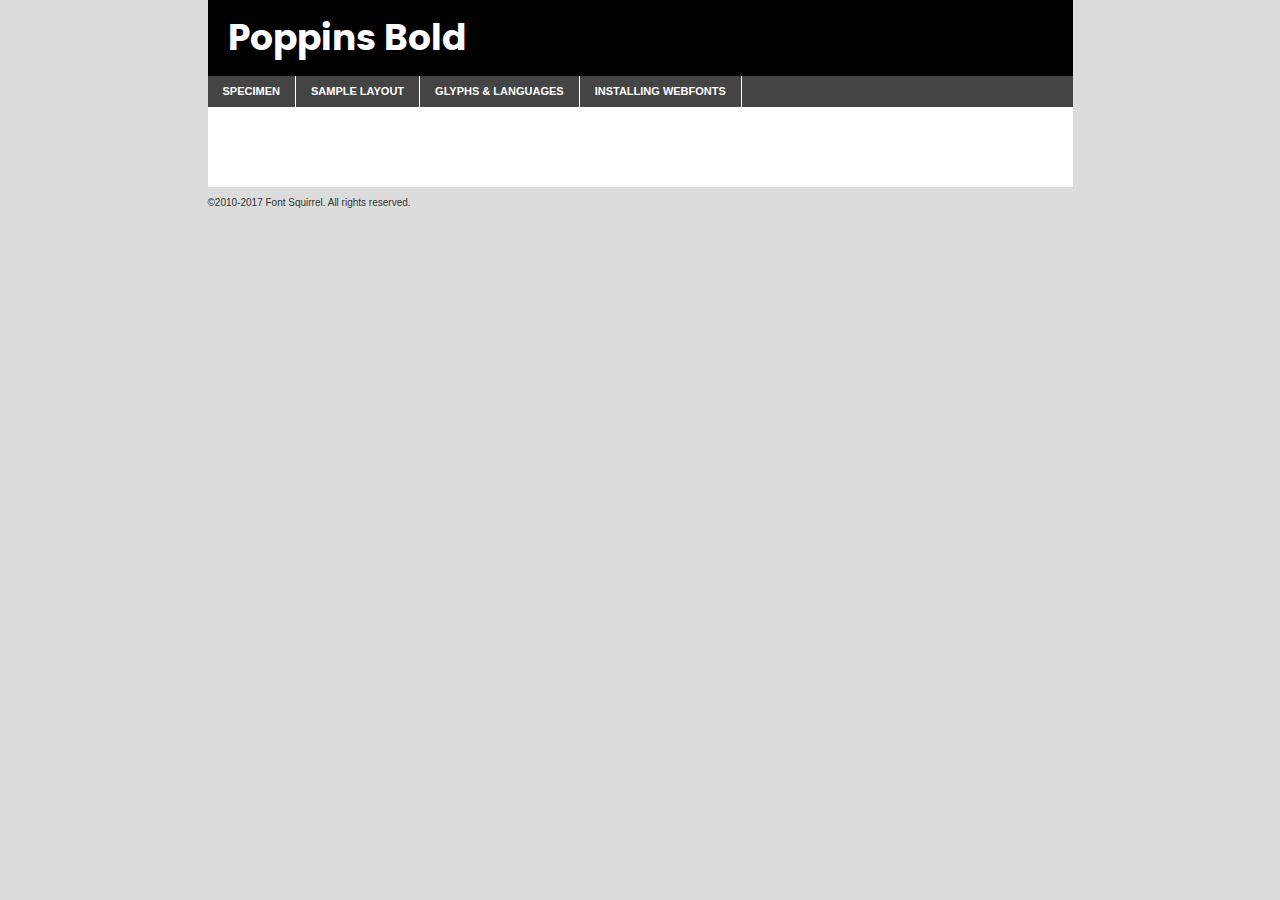
<file: components/fonts/poppins-bold-demo.html>
<!DOCTYPE html PUBLIC "-//W3C//DTD XHTML 1.0 Transitional//EN"
	"http://www.w3.org/TR/xhtml1/DTD/xhtml1-transitional.dtd">

<html xmlns="http://www.w3.org/1999/xhtml" xml:lang="en" lang="en">
<head>
	<meta http-equiv="Content-Type" content="text/html; charset=utf-8" />
	<script src="http://ajax.googleapis.com/ajax/libs/jquery/1.7.2/jquery.min.js" type="text/javascript" charset="utf-8"></script>
	<script type="text/javascript">
	(function($){$.fn.easyTabs=function(option){var param=jQuery.extend({fadeSpeed:"fast",defaultContent:1,activeClass:'active'},option);$(this).each(function(){var thisId="#"+this.id;if(param.defaultContent==''){param.defaultContent=1;}
	if(typeof param.defaultContent=="number")
	{var defaultTab=$(thisId+" .tabs li:eq("+(param.defaultContent-1)+") a").attr('href').substr(1);}else{var defaultTab=param.defaultContent;}
	$(thisId+" .tabs li a").each(function(){var tabToHide=$(this).attr('href').substr(1);$("#"+tabToHide).addClass('easytabs-tab-content');});hideAll();changeContent(defaultTab);function hideAll(){$(thisId+" .easytabs-tab-content").hide();}
	function changeContent(tabId){hideAll();$(thisId+" .tabs li").removeClass(param.activeClass);$(thisId+" .tabs li a[href=#"+tabId+"]").closest('li').addClass(param.activeClass);if(param.fadeSpeed!="none")
	{$(thisId+" #"+tabId).fadeIn(param.fadeSpeed);}else{$(thisId+" #"+tabId).show();}}
	$(thisId+" .tabs li").click(function(){var tabId=$(this).find('a').attr('href').substr(1);changeContent(tabId);return false;});});}})(jQuery);
	</script>
	<link rel="stylesheet" href="specimen_files/specimen_stylesheet.css" type="text/css" charset="utf-8" />
	<link rel="stylesheet" href="stylesheet.css" type="text/css" charset="utf-8" />

	<style type="text/css">
					body{
				font-family: 'poppinsbold';
							}
		</style>

	<title>Poppins Bold Specimen</title>
	
	
	<script type="text/javascript" charset="utf-8">
		$(document).ready(function() {
			$('#container').easyTabs({defaultContent:1});
		});
	</script>
</head>

<body>
<div id="container">
	<div id="header">
		Poppins Bold	</div>
	<ul class="tabs">
		<li><a href="#specimen">Specimen</a></li>
		<li><a href="#layout">Sample Layout</a></li>
				<li><a href="#glyphs">Glyphs &amp; Languages</a></li>
		<li><a href="#installing">Installing Webfonts</a></li>
		
	</ul>
	
	<div id="main_content">

		
			<div id="specimen">
		
				<div class="section">
					<div class="grid12 firstcol">
						<div class="huge">AaBb</div>
					</div>
				</div>
		
				<div class="section">
					<div class="glyph_range">A&#x200B;B&#x200b;C&#x200b;D&#x200b;E&#x200b;F&#x200b;G&#x200b;H&#x200b;I&#x200b;J&#x200b;K&#x200b;L&#x200b;M&#x200b;N&#x200b;O&#x200b;P&#x200b;Q&#x200b;R&#x200b;S&#x200b;T&#x200b;U&#x200b;V&#x200b;W&#x200b;X&#x200b;Y&#x200b;Z&#x200b;a&#x200b;b&#x200b;c&#x200b;d&#x200b;e&#x200b;f&#x200b;g&#x200b;h&#x200b;i&#x200b;j&#x200b;k&#x200b;l&#x200b;m&#x200b;n&#x200b;o&#x200b;p&#x200b;q&#x200b;r&#x200b;s&#x200b;t&#x200b;u&#x200b;v&#x200b;w&#x200b;x&#x200b;y&#x200b;z&#x200b;1&#x200b;2&#x200b;3&#x200b;4&#x200b;5&#x200b;6&#x200b;7&#x200b;8&#x200b;9&#x200b;0&#x200b;&amp;&#x200b;.&#x200b;,&#x200b;?&#x200b;!&#x200b;&#64;&#x200b;(&#x200b;)&#x200b;#&#x200b;$&#x200b;%&#x200b;*&#x200b;+&#x200b;-&#x200b;=&#x200b;:&#x200b;;</div>
				</div>
				<div class="section">
					<div class="grid12 firstcol">
						<table class="sample_table">
							<tr><td>10</td><td class="size10">abcdefghijklmnopqrstuvwxyzABCDEFGHIJKLMNOPQRSTUVWXYZ0123456789abcdefghijklmnopqrstuvwxyzABCDEFGHIJKLMNOPQRSTUVWXYZ0123456789abcdefghijklmnopqrstuvwxyzABCDEFGHIJKLMNOPQRSTUVWXYZ</td></tr>
							<tr><td>11</td><td class="size11">abcdefghijklmnopqrstuvwxyzABCDEFGHIJKLMNOPQRSTUVWXYZ0123456789abcdefghijklmnopqrstuvwxyzABCDEFGHIJKLMNOPQRSTUVWXYZ0123456789abcdefghijklmnopqrstuvwxyzABCDEFGHIJKLMNOPQRSTUVWXYZ</td></tr>
							<tr><td>12</td><td class="size12">abcdefghijklmnopqrstuvwxyzABCDEFGHIJKLMNOPQRSTUVWXYZ0123456789abcdefghijklmnopqrstuvwxyzABCDEFGHIJKLMNOPQRSTUVWXYZ0123456789abcdefghijklmnopqrstuvwxyzABCDEFGHIJKLMNOPQRSTUVWXYZ</td></tr>
							<tr><td>13</td><td class="size13">abcdefghijklmnopqrstuvwxyzABCDEFGHIJKLMNOPQRSTUVWXYZ0123456789abcdefghijklmnopqrstuvwxyzABCDEFGHIJKLMNOPQRSTUVWXYZ0123456789abcdefghijklmnopqrstuvwxyzABCDEFGHIJKLMNOPQRSTUVWXYZ</td></tr>
							<tr><td>14</td><td class="size14">abcdefghijklmnopqrstuvwxyzABCDEFGHIJKLMNOPQRSTUVWXYZ0123456789abcdefghijklmnopqrstuvwxyzABCDEFGHIJKLMNOPQRSTUVWXYZ0123456789abcdefghijklmnopqrstuvwxyzABCDEFGHIJKLMNOPQRSTUVWXYZ</td></tr>
							<tr><td>16</td><td class="size16">abcdefghijklmnopqrstuvwxyzABCDEFGHIJKLMNOPQRSTUVWXYZ0123456789abcdefghijklmnopqrstuvwxyzABCDEFGHIJKLMNOPQRSTUVWXYZ</td></tr>
							<tr><td>18</td><td class="size18">abcdefghijklmnopqrstuvwxyzABCDEFGHIJKLMNOPQRSTUVWXYZ0123456789abcdefghijklmnopqrstuvwxyzABCDEFGHIJKLMNOPQRSTUVWXYZ</td></tr>
							<tr><td>20</td><td class="size20">abcdefghijklmnopqrstuvwxyzABCDEFGHIJKLMNOPQRSTUVWXYZ0123456789abcdefghijklmnopqrstuvwxyzABCDEFGHIJKLMNOPQRSTUVWXYZ</td></tr>
							<tr><td>24</td><td class="size24">abcdefghijklmnopqrstuvwxyzABCDEFGHIJKLMNOPQRSTUVWXYZ0123456789abcdefghijklmnopqrstuvwxyzABCDEFGHIJKLMNOPQRSTUVWXYZ</td></tr>
							<tr><td>30</td><td class="size30">abcdefghijklmnopqrstuvwxyzABCDEFGHIJKLMNOPQRSTUVWXYZ0123456789abcdefghijklmnopqrstuvwxyzABCDEFGHIJKLMNOPQRSTUVWXYZ</td></tr>
							<tr><td>36</td><td class="size36">abcdefghijklmnopqrstuvwxyzABCDEFGHIJKLMNOPQRSTUVWXYZ0123456789abcdefghijklmnopqrstuvwxyzABCDEFGHIJKLMNOPQRSTUVWXYZ</td></tr>
							<tr><td>48</td><td class="size48">abcdefghijklmnopqrstuvwxyzABCDEFGHIJKLMNOPQRSTUVWXYZ0123456789abcdefghijklmnopqrstuvwxyzABCDEFGHIJKLMNOPQRSTUVWXYZ</td></tr>
							<tr><td>60</td><td class="size60">abcdefghijklmnopqrstuvwxyzABCDEFGHIJKLMNOPQRSTUVWXYZ0123456789abcdefghijklmnopqrstuvwxyzABCDEFGHIJKLMNOPQRSTUVWXYZ</td></tr>
							<tr><td>72</td><td class="size72">abcdefghijklmnopqrstuvwxyzABCDEFGHIJKLMNOPQRSTUVWXYZ0123456789abcdefghijklmnopqrstuvwxyzABCDEFGHIJKLMNOPQRSTUVWXYZ</td></tr>
							<tr><td>90</td><td class="size90">abcdefghijklmnopqrstuvwxyzABCDEFGHIJKLMNOPQRSTUVWXYZ0123456789abcdefghijklmnopqrstuvwxyzABCDEFGHIJKLMNOPQRSTUVWXYZ</td></tr>
						</table>
				
					</div>
			
				</div>
		
		
		
								<div class="section" id="bodycomparison">


										<div id="xheight">
				<div class="fontbody">&#x25FC;&#x25FC;&#x25FC;&#x25FC;&#x25FC;&#x25FC;&#x25FC;&#x25FC;&#x25FC;&#x25FC;&#x25FC;&#x25FC;&#x25FC;&#x25FC;&#x25FC;&#x25FC;&#x25FC;&#x25FC;&#x25FC;&#x25FC;&#x25FC;&#x25FC;&#x25FC;&#x25FC;&#x25FC;&#x25FC;&#x25FC;&#x25FC;&#x25FC;&#x25FC;&#x25FC;&#x25FC;&#x25FC;&#x25FC;&#x25FC;&#x25FC;&#x25FC;&#x25FC;&#x25FC;&#x25FC;&#x25FC;&#x25FC;&#x25FC;&#x25FC;&#x25FC;&#x25FC;&#x25FC;&#x25FC;&#x25FC;&#x25FC;&#x25FC;&#x25FC;&#x25FC;&#x25FC;&#x25FC;&#x25FC;&#x25FC;&#x25FC;&#x25FC;&#x25FC;&#x25FC;&#x25FC;&#x25FC;&#x25FC;&#x25FC;&#x25FC;&#x25FC;&#x25FC;&#x25FC;&#x25FC;&#x25FC;&#x25FC;&#x25FC;&#x25FC;&#x25FC;&#x25FC;&#x25FC;&#x25FC;&#x25FC;&#x25FC;&#x25FC;&#x25FC;&#x25FC;&#x25FC;&#x25FC;&#x25FC;&#x25FC;&#x25FC;&#x25FC;&#x25FC;&#x25FC;&#x25FC;&#x25FC;&#x25FC;&#x25FC;&#x25FC;&#x25FC;&#x25FC;&#x25FC;body</div><div class="arialbody">body</div><div class="verdanabody">body</div><div class="georgiabody">body</div></div>
										<div class="fontbody" style="z-index:1">
											body<span>Poppins Bold</span>
										</div>
										<div class="arialbody" style="z-index:1">
											body<span>Arial</span>
										</div>
										<div class="verdanabody" style="z-index:1">
											body<span>Verdana</span>
										</div>
										<div class="georgiabody" style="z-index:1">
											body<span>Georgia</span>
										</div>



								</div>
		
		
				<div class="section psample psample_row1" id="">
					
					<div class="grid2 firstcol">
						<p class="size10"><span>10.</span>Aenean lacinia bibendum nulla sed consectetur. Fusce dapibus, tellus ac cursus commodo, tortor mauris condimentum nibh, ut fermentum massa justo sit amet risus. Nullam id dolor id nibh ultricies vehicula ut id elit. Cum sociis natoque penatibus et magnis dis parturient montes, nascetur ridiculus mus. Nulla vitae elit libero, a pharetra augue.</p>
			
					</div>
					<div class="grid3">
						<p class="size11"><span>11.</span>Aenean lacinia bibendum nulla sed consectetur. Fusce dapibus, tellus ac cursus commodo, tortor mauris condimentum nibh, ut fermentum massa justo sit amet risus. Nullam id dolor id nibh ultricies vehicula ut id elit. Cum sociis natoque penatibus et magnis dis parturient montes, nascetur ridiculus mus. Nulla vitae elit libero, a pharetra augue.</p>
			
					</div>
					<div class="grid3">
						<p class="size12"><span>12.</span>Aenean lacinia bibendum nulla sed consectetur. Fusce dapibus, tellus ac cursus commodo, tortor mauris condimentum nibh, ut fermentum massa justo sit amet risus. Nullam id dolor id nibh ultricies vehicula ut id elit. Cum sociis natoque penatibus et magnis dis parturient montes, nascetur ridiculus mus. Nulla vitae elit libero, a pharetra augue.</p>
			
					</div>
					<div class="grid4">
						<p class="size13"><span>13.</span>Aenean lacinia bibendum nulla sed consectetur. Fusce dapibus, tellus ac cursus commodo, tortor mauris condimentum nibh, ut fermentum massa justo sit amet risus. Nullam id dolor id nibh ultricies vehicula ut id elit. Cum sociis natoque penatibus et magnis dis parturient montes, nascetur ridiculus mus. Nulla vitae elit libero, a pharetra augue.</p>
			
					</div>
					<div class="white_blend"></div>
					
				</div>
				<div class="section psample psample_row2" id="">
					<div class="grid3 firstcol">
						<p class="size14"><span>14.</span>Aenean lacinia bibendum nulla sed consectetur. Fusce dapibus, tellus ac cursus commodo, tortor mauris condimentum nibh, ut fermentum massa justo sit amet risus. Nullam id dolor id nibh ultricies vehicula ut id elit. Cum sociis natoque penatibus et magnis dis parturient montes, nascetur ridiculus mus. Nulla vitae elit libero, a pharetra augue.</p>
			
					</div>
					<div class="grid4">
						<p class="size16"><span>16.</span>Aenean lacinia bibendum nulla sed consectetur. Fusce dapibus, tellus ac cursus commodo, tortor mauris condimentum nibh, ut fermentum massa justo sit amet risus. Nullam id dolor id nibh ultricies vehicula ut id elit. Cum sociis natoque penatibus et magnis dis parturient montes, nascetur ridiculus mus. Nulla vitae elit libero, a pharetra augue.</p>
			
					</div>
					<div class="grid5">
						<p class="size18"><span>18.</span>Aenean lacinia bibendum nulla sed consectetur. Fusce dapibus, tellus ac cursus commodo, tortor mauris condimentum nibh, ut fermentum massa justo sit amet risus. Nullam id dolor id nibh ultricies vehicula ut id elit. Cum sociis natoque penatibus et magnis dis parturient montes, nascetur ridiculus mus. Nulla vitae elit libero, a pharetra augue.</p>
			
					</div>

					<div class="white_blend"></div>

				</div>
				
				<div class="section psample psample_row3" id="">
					<div class="grid5 firstcol">
						<p class="size20"><span>20.</span>Aenean lacinia bibendum nulla sed consectetur. Fusce dapibus, tellus ac cursus commodo, tortor mauris condimentum nibh, ut fermentum massa justo sit amet risus. Nullam id dolor id nibh ultricies vehicula ut id elit. Cum sociis natoque penatibus et magnis dis parturient montes, nascetur ridiculus mus. Nulla vitae elit libero, a pharetra augue.</p>
					</div>
					<div class="grid7">
						<p class="size24"><span>24.</span>Aenean lacinia bibendum nulla sed consectetur. Fusce dapibus, tellus ac cursus commodo, tortor mauris condimentum nibh, ut fermentum massa justo sit amet risus. Nullam id dolor id nibh ultricies vehicula ut id elit. Cum sociis natoque penatibus et magnis dis parturient montes, nascetur ridiculus mus. Nulla vitae elit libero, a pharetra augue.</p>
					</div>
					
					<div class="white_blend"></div>
					
				</div>
				
				<div class="section psample psample_row4" id="">
					<div class="grid12 firstcol">
						<p class="size30"><span>30.</span>Aenean lacinia bibendum nulla sed consectetur. Fusce dapibus, tellus ac cursus commodo, tortor mauris condimentum nibh, ut fermentum massa justo sit amet risus. Nullam id dolor id nibh ultricies vehicula ut id elit. Cum sociis natoque penatibus et magnis dis parturient montes, nascetur ridiculus mus. Nulla vitae elit libero, a pharetra augue.</p>
					</div>
					<div class="white_blend"></div>
					
				</div>
				
				
				
				<div class="section psample psample_row1 fullreverse">
					<div class="grid2 firstcol">
						<p class="size10"><span>10.</span>Aenean lacinia bibendum nulla sed consectetur. Fusce dapibus, tellus ac cursus commodo, tortor mauris condimentum nibh, ut fermentum massa justo sit amet risus. Nullam id dolor id nibh ultricies vehicula ut id elit. Cum sociis natoque penatibus et magnis dis parturient montes, nascetur ridiculus mus. Nulla vitae elit libero, a pharetra augue.</p>
			
					</div>
					<div class="grid3">
						<p class="size11"><span>11.</span>Aenean lacinia bibendum nulla sed consectetur. Fusce dapibus, tellus ac cursus commodo, tortor mauris condimentum nibh, ut fermentum massa justo sit amet risus. Nullam id dolor id nibh ultricies vehicula ut id elit. Cum sociis natoque penatibus et magnis dis parturient montes, nascetur ridiculus mus. Nulla vitae elit libero, a pharetra augue.</p>
			
					</div>
					<div class="grid3">
						<p class="size12"><span>12.</span>Aenean lacinia bibendum nulla sed consectetur. Fusce dapibus, tellus ac cursus commodo, tortor mauris condimentum nibh, ut fermentum massa justo sit amet risus. Nullam id dolor id nibh ultricies vehicula ut id elit. Cum sociis natoque penatibus et magnis dis parturient montes, nascetur ridiculus mus. Nulla vitae elit libero, a pharetra augue.</p>
			
					</div>
					<div class="grid4">
						<p class="size13"><span>13.</span>Aenean lacinia bibendum nulla sed consectetur. Fusce dapibus, tellus ac cursus commodo, tortor mauris condimentum nibh, ut fermentum massa justo sit amet risus. Nullam id dolor id nibh ultricies vehicula ut id elit. Cum sociis natoque penatibus et magnis dis parturient montes, nascetur ridiculus mus. Nulla vitae elit libero, a pharetra augue.</p>
			
					</div>
					<div class="black_blend"></div>
					
				</div>
				
				<div class="section psample psample_row2 fullreverse">
					<div class="grid3 firstcol">
						<p class="size14"><span>14.</span>Aenean lacinia bibendum nulla sed consectetur. Fusce dapibus, tellus ac cursus commodo, tortor mauris condimentum nibh, ut fermentum massa justo sit amet risus. Nullam id dolor id nibh ultricies vehicula ut id elit. Cum sociis natoque penatibus et magnis dis parturient montes, nascetur ridiculus mus. Nulla vitae elit libero, a pharetra augue.</p>
			
					</div>
					<div class="grid4">
						<p class="size16"><span>16.</span>Aenean lacinia bibendum nulla sed consectetur. Fusce dapibus, tellus ac cursus commodo, tortor mauris condimentum nibh, ut fermentum massa justo sit amet risus. Nullam id dolor id nibh ultricies vehicula ut id elit. Cum sociis natoque penatibus et magnis dis parturient montes, nascetur ridiculus mus. Nulla vitae elit libero, a pharetra augue.</p>
			
					</div>
					<div class="grid5">
						<p class="size18"><span>18.</span>Aenean lacinia bibendum nulla sed consectetur. Fusce dapibus, tellus ac cursus commodo, tortor mauris condimentum nibh, ut fermentum massa justo sit amet risus. Nullam id dolor id nibh ultricies vehicula ut id elit. Cum sociis natoque penatibus et magnis dis parturient montes, nascetur ridiculus mus. Nulla vitae elit libero, a pharetra augue.</p>
			
					</div>
					<div class="black_blend"></div>

				</div>
				
				<div class="section psample fullreverse psample_row3" id="">
					<div class="grid5 firstcol">
						<p class="size20"><span>20.</span>Aenean lacinia bibendum nulla sed consectetur. Fusce dapibus, tellus ac cursus commodo, tortor mauris condimentum nibh, ut fermentum massa justo sit amet risus. Nullam id dolor id nibh ultricies vehicula ut id elit. Cum sociis natoque penatibus et magnis dis parturient montes, nascetur ridiculus mus. Nulla vitae elit libero, a pharetra augue.</p>
					</div>
					<div class="grid7">
						<p class="size24"><span>24.</span>Aenean lacinia bibendum nulla sed consectetur. Fusce dapibus, tellus ac cursus commodo, tortor mauris condimentum nibh, ut fermentum massa justo sit amet risus. Nullam id dolor id nibh ultricies vehicula ut id elit. Cum sociis natoque penatibus et magnis dis parturient montes, nascetur ridiculus mus. Nulla vitae elit libero, a pharetra augue.</p>
					</div>
					
					<div class="black_blend"></div>
					
				</div>
				
				<div class="section psample fullreverse psample_row4" id="" style="border-bottom: 20px #000 solid;">
					<div class="grid12 firstcol">
						<p class="size30"><span>30.</span>Aenean lacinia bibendum nulla sed consectetur. Fusce dapibus, tellus ac cursus commodo, tortor mauris condimentum nibh, ut fermentum massa justo sit amet risus. Nullam id dolor id nibh ultricies vehicula ut id elit. Cum sociis natoque penatibus et magnis dis parturient montes, nascetur ridiculus mus. Nulla vitae elit libero, a pharetra augue.</p>
					</div>
					<div class="black_blend"></div>
					
				</div>
				
				
				
				
			</div>
			
			<div id="layout">
				
				<div class="section">
					
					<div class="grid12 firstcol">
						<h1>Lorem Ipsum Dolor</h1>
						<h2>Etiam porta sem malesuada magna mollis euismod</h2>
						
						<p class="byline">By <a href="#link">Aenean Lacinia</a></p>
					</div>
				</div>
				<div class="section">
					<div class="grid8 firstcol">
						<p class="large">Donec sed odio dui. Morbi leo risus, porta ac consectetur ac, vestibulum at eros. Fusce dapibus, tellus ac cursus commodo, tortor mauris condimentum nibh, ut fermentum massa justo sit amet risus. </p>

						
						<h3>Pellentesque ornare sem</h3>

						<p>Maecenas sed diam eget risus varius blandit sit amet non magna. Maecenas faucibus mollis interdum. Donec ullamcorper nulla non metus auctor fringilla. Nullam id dolor id nibh ultricies vehicula ut id elit. Nullam id dolor id nibh ultricies vehicula ut id elit. </p>

						<p>Aenean eu leo quam. Pellentesque ornare sem lacinia quam venenatis vestibulum. Lorem ipsum dolor sit amet, consectetur adipiscing elit. Cum sociis natoque penatibus et magnis dis parturient montes, nascetur ridiculus mus. </p>

						<p>Nulla vitae elit libero, a pharetra augue. Praesent commodo cursus magna, vel scelerisque nisl consectetur et. Aenean lacinia bibendum nulla sed consectetur. </p>

						<p>Nullam quis risus eget urna mollis ornare vel eu leo. Nullam quis risus eget urna mollis ornare vel eu leo. Maecenas sed diam eget risus varius blandit sit amet non magna. Donec ullamcorper nulla non metus auctor fringilla. </p>

						<h3>Cras mattis consectetur</h3>

						<p>Aenean eu leo quam. Pellentesque ornare sem lacinia quam venenatis vestibulum. Aenean lacinia bibendum nulla sed consectetur. Integer posuere erat a ante venenatis dapibus posuere velit aliquet. Cras mattis consectetur purus sit amet fermentum. </p>

						<p>Nullam id dolor id nibh ultricies vehicula ut id elit. Nullam quis risus eget urna mollis ornare vel eu leo. Cras mattis consectetur purus sit amet fermentum.</p>
					</div>
					
					<div class="grid4 sidebar">
						
						<div class="box reverse">
							<p class="last">Nullam quis risus eget urna mollis ornare vel eu leo. Donec ullamcorper nulla non metus auctor fringilla. Cras mattis consectetur purus sit amet fermentum. Sed posuere consectetur est at lobortis. Lorem ipsum dolor sit amet, consectetur adipiscing elit. </p>
						</div>
						
						<p class="caption">Maecenas sed diam eget risus varius.</p>

						<p>Vestibulum id ligula porta felis euismod semper. Integer posuere erat a ante venenatis dapibus posuere velit aliquet. Vestibulum id ligula porta felis euismod semper. Sed posuere consectetur est at lobortis. Maecenas sed diam eget risus varius blandit sit amet non magna. Fusce dapibus, tellus ac cursus commodo, tortor mauris condimentum nibh, ut fermentum massa justo sit amet risus. </p>

					

						<p>Duis mollis, est non commodo luctus, nisi erat porttitor ligula, eget lacinia odio sem nec elit. Aenean lacinia bibendum nulla sed consectetur. Vivamus sagittis lacus vel augue laoreet rutrum faucibus dolor auctor. Aenean lacinia bibendum nulla sed consectetur. Nullam quis risus eget urna mollis ornare vel eu leo. </p>

						<p>Praesent commodo cursus magna, vel scelerisque nisl consectetur et. Donec ullamcorper nulla non metus auctor fringilla. Maecenas faucibus mollis interdum. Fusce dapibus, tellus ac cursus commodo, tortor mauris condimentum nibh, ut fermentum massa justo sit amet risus. </p>

					</div>
				</div>
				
			</div>


			



		<div id="glyphs">
			<div class="section">
				<div class="grid12 firstcol">
			
				<h1>Language Support</h1>
				<p>The subset of Poppins Bold in this kit supports the following languages:<br />
			
					Albanian, Basque, Breton, Chamorro, Danish, Dutch, English, Faroese, Finnish, French, Frisian, Galician, German, Icelandic, Italian, Malagasy, Norwegian, Portuguese, Spanish, Alsatian, Aragonese, Arapaho, Arrernte, Asturian, Aymara, Bislama, Cebuano, Corsican, Fijian, French_creole, Genoese, Gilbertese, Greenlandic, Haitian_creole, Hiligaynon, Hmong, Hopi, Ibanag, Iloko_ilokano, Indonesian, Interglossa_glosa, Interlingua, Irish_gaelic, Jerriais, Lojban, Lombard, Luxembourgeois, Manx, Mohawk, Norfolk_pitcairnese, Occitan, Oromo, Pangasinan, Papiamento, Piedmontese, Potawatomi, Rhaeto-romance, Romansh, Rotokas, Sami_lule, Samoan, Sardinian, Scots_gaelic, Seychelles_creole, Shona, Sicilian, Somali, Southern_ndebele, Swahili, Swati_swazi, Tagalog_filipino_pilipino, Tetum, Tok_pisin, Uyghur_latinized, Volapuk, Walloon, Warlpiri, Xhosa, Yapese, Zulu, Latinbasic, Ubasic, Demo				</p>
				<h1>Glyph Chart</h1>
				<p>The subset of Poppins Bold in this kit includes all the glyphs listed below. Unicode entities are included above each glyph to help you insert individual characters into your layout.</p>
				<div id="glyph_chart">
			
																														 <div><p>&amp;#13;</p>&#13;</div>
																				 <div><p>&amp;#32;</p>&#32;</div>
																				 <div><p>&amp;#33;</p>&#33;</div>
																				 <div><p>&amp;#34;</p>&#34;</div>
																				 <div><p>&amp;#35;</p>&#35;</div>
																				 <div><p>&amp;#36;</p>&#36;</div>
																				 <div><p>&amp;#37;</p>&#37;</div>
																				 <div><p>&amp;#38;</p>&#38;</div>
																				 <div><p>&amp;#39;</p>&#39;</div>
																				 <div><p>&amp;#40;</p>&#40;</div>
																				 <div><p>&amp;#41;</p>&#41;</div>
																				 <div><p>&amp;#42;</p>&#42;</div>
																				 <div><p>&amp;#43;</p>&#43;</div>
																				 <div><p>&amp;#44;</p>&#44;</div>
																				 <div><p>&amp;#45;</p>&#45;</div>
																				 <div><p>&amp;#46;</p>&#46;</div>
																				 <div><p>&amp;#47;</p>&#47;</div>
																				 <div><p>&amp;#48;</p>&#48;</div>
																				 <div><p>&amp;#49;</p>&#49;</div>
																				 <div><p>&amp;#50;</p>&#50;</div>
																				 <div><p>&amp;#51;</p>&#51;</div>
																				 <div><p>&amp;#52;</p>&#52;</div>
																				 <div><p>&amp;#53;</p>&#53;</div>
																				 <div><p>&amp;#54;</p>&#54;</div>
																				 <div><p>&amp;#55;</p>&#55;</div>
																				 <div><p>&amp;#56;</p>&#56;</div>
																				 <div><p>&amp;#57;</p>&#57;</div>
																				 <div><p>&amp;#58;</p>&#58;</div>
																				 <div><p>&amp;#59;</p>&#59;</div>
																				 <div><p>&amp;#60;</p>&#60;</div>
																				 <div><p>&amp;#61;</p>&#61;</div>
																				 <div><p>&amp;#62;</p>&#62;</div>
																				 <div><p>&amp;#63;</p>&#63;</div>
																				 <div><p>&amp;#64;</p>&#64;</div>
																				 <div><p>&amp;#65;</p>&#65;</div>
																				 <div><p>&amp;#66;</p>&#66;</div>
																				 <div><p>&amp;#67;</p>&#67;</div>
																				 <div><p>&amp;#68;</p>&#68;</div>
																				 <div><p>&amp;#69;</p>&#69;</div>
																				 <div><p>&amp;#70;</p>&#70;</div>
																				 <div><p>&amp;#71;</p>&#71;</div>
																				 <div><p>&amp;#72;</p>&#72;</div>
																				 <div><p>&amp;#73;</p>&#73;</div>
																				 <div><p>&amp;#74;</p>&#74;</div>
																				 <div><p>&amp;#75;</p>&#75;</div>
																				 <div><p>&amp;#76;</p>&#76;</div>
																				 <div><p>&amp;#77;</p>&#77;</div>
																				 <div><p>&amp;#78;</p>&#78;</div>
																				 <div><p>&amp;#79;</p>&#79;</div>
																				 <div><p>&amp;#80;</p>&#80;</div>
																				 <div><p>&amp;#81;</p>&#81;</div>
																				 <div><p>&amp;#82;</p>&#82;</div>
																				 <div><p>&amp;#83;</p>&#83;</div>
																				 <div><p>&amp;#84;</p>&#84;</div>
																				 <div><p>&amp;#85;</p>&#85;</div>
																				 <div><p>&amp;#86;</p>&#86;</div>
																				 <div><p>&amp;#87;</p>&#87;</div>
																				 <div><p>&amp;#88;</p>&#88;</div>
																				 <div><p>&amp;#89;</p>&#89;</div>
																				 <div><p>&amp;#90;</p>&#90;</div>
																				 <div><p>&amp;#91;</p>&#91;</div>
																				 <div><p>&amp;#92;</p>&#92;</div>
																				 <div><p>&amp;#93;</p>&#93;</div>
																				 <div><p>&amp;#94;</p>&#94;</div>
																				 <div><p>&amp;#95;</p>&#95;</div>
																				 <div><p>&amp;#96;</p>&#96;</div>
																				 <div><p>&amp;#97;</p>&#97;</div>
																				 <div><p>&amp;#98;</p>&#98;</div>
																				 <div><p>&amp;#99;</p>&#99;</div>
																				 <div><p>&amp;#100;</p>&#100;</div>
																				 <div><p>&amp;#101;</p>&#101;</div>
																				 <div><p>&amp;#102;</p>&#102;</div>
																				 <div><p>&amp;#103;</p>&#103;</div>
																				 <div><p>&amp;#104;</p>&#104;</div>
																				 <div><p>&amp;#105;</p>&#105;</div>
																				 <div><p>&amp;#106;</p>&#106;</div>
																				 <div><p>&amp;#107;</p>&#107;</div>
																				 <div><p>&amp;#108;</p>&#108;</div>
																				 <div><p>&amp;#109;</p>&#109;</div>
																				 <div><p>&amp;#110;</p>&#110;</div>
																				 <div><p>&amp;#111;</p>&#111;</div>
																				 <div><p>&amp;#112;</p>&#112;</div>
																				 <div><p>&amp;#113;</p>&#113;</div>
																				 <div><p>&amp;#114;</p>&#114;</div>
																				 <div><p>&amp;#115;</p>&#115;</div>
																				 <div><p>&amp;#116;</p>&#116;</div>
																				 <div><p>&amp;#117;</p>&#117;</div>
																				 <div><p>&amp;#118;</p>&#118;</div>
																				 <div><p>&amp;#119;</p>&#119;</div>
																				 <div><p>&amp;#120;</p>&#120;</div>
																				 <div><p>&amp;#121;</p>&#121;</div>
																				 <div><p>&amp;#122;</p>&#122;</div>
																				 <div><p>&amp;#123;</p>&#123;</div>
																				 <div><p>&amp;#124;</p>&#124;</div>
																				 <div><p>&amp;#125;</p>&#125;</div>
																				 <div><p>&amp;#126;</p>&#126;</div>
																				 <div><p>&amp;#160;</p>&#160;</div>
																				 <div><p>&amp;#161;</p>&#161;</div>
																				 <div><p>&amp;#162;</p>&#162;</div>
																				 <div><p>&amp;#163;</p>&#163;</div>
																				 <div><p>&amp;#164;</p>&#164;</div>
																				 <div><p>&amp;#165;</p>&#165;</div>
																				 <div><p>&amp;#166;</p>&#166;</div>
																				 <div><p>&amp;#167;</p>&#167;</div>
																				 <div><p>&amp;#168;</p>&#168;</div>
																				 <div><p>&amp;#169;</p>&#169;</div>
																				 <div><p>&amp;#170;</p>&#170;</div>
																				 <div><p>&amp;#171;</p>&#171;</div>
																				 <div><p>&amp;#172;</p>&#172;</div>
																				 <div><p>&amp;#173;</p>&#173;</div>
																				 <div><p>&amp;#174;</p>&#174;</div>
																				 <div><p>&amp;#175;</p>&#175;</div>
																				 <div><p>&amp;#176;</p>&#176;</div>
																				 <div><p>&amp;#177;</p>&#177;</div>
																				 <div><p>&amp;#178;</p>&#178;</div>
																				 <div><p>&amp;#179;</p>&#179;</div>
																				 <div><p>&amp;#180;</p>&#180;</div>
																				 <div><p>&amp;#181;</p>&#181;</div>
																				 <div><p>&amp;#182;</p>&#182;</div>
																				 <div><p>&amp;#183;</p>&#183;</div>
																				 <div><p>&amp;#184;</p>&#184;</div>
																				 <div><p>&amp;#185;</p>&#185;</div>
																				 <div><p>&amp;#186;</p>&#186;</div>
																				 <div><p>&amp;#187;</p>&#187;</div>
																				 <div><p>&amp;#188;</p>&#188;</div>
																				 <div><p>&amp;#189;</p>&#189;</div>
																				 <div><p>&amp;#190;</p>&#190;</div>
																				 <div><p>&amp;#191;</p>&#191;</div>
																				 <div><p>&amp;#192;</p>&#192;</div>
																				 <div><p>&amp;#193;</p>&#193;</div>
																				 <div><p>&amp;#194;</p>&#194;</div>
																				 <div><p>&amp;#195;</p>&#195;</div>
																				 <div><p>&amp;#196;</p>&#196;</div>
																				 <div><p>&amp;#197;</p>&#197;</div>
																				 <div><p>&amp;#198;</p>&#198;</div>
																				 <div><p>&amp;#199;</p>&#199;</div>
																				 <div><p>&amp;#200;</p>&#200;</div>
																				 <div><p>&amp;#201;</p>&#201;</div>
																				 <div><p>&amp;#202;</p>&#202;</div>
																				 <div><p>&amp;#203;</p>&#203;</div>
																				 <div><p>&amp;#204;</p>&#204;</div>
																				 <div><p>&amp;#205;</p>&#205;</div>
																				 <div><p>&amp;#206;</p>&#206;</div>
																				 <div><p>&amp;#207;</p>&#207;</div>
																				 <div><p>&amp;#208;</p>&#208;</div>
																				 <div><p>&amp;#209;</p>&#209;</div>
																				 <div><p>&amp;#210;</p>&#210;</div>
																				 <div><p>&amp;#211;</p>&#211;</div>
																				 <div><p>&amp;#212;</p>&#212;</div>
																				 <div><p>&amp;#213;</p>&#213;</div>
																				 <div><p>&amp;#214;</p>&#214;</div>
																				 <div><p>&amp;#215;</p>&#215;</div>
																				 <div><p>&amp;#216;</p>&#216;</div>
																				 <div><p>&amp;#217;</p>&#217;</div>
																				 <div><p>&amp;#218;</p>&#218;</div>
																				 <div><p>&amp;#219;</p>&#219;</div>
																				 <div><p>&amp;#220;</p>&#220;</div>
																				 <div><p>&amp;#221;</p>&#221;</div>
																				 <div><p>&amp;#222;</p>&#222;</div>
																				 <div><p>&amp;#223;</p>&#223;</div>
																				 <div><p>&amp;#224;</p>&#224;</div>
																				 <div><p>&amp;#225;</p>&#225;</div>
																				 <div><p>&amp;#226;</p>&#226;</div>
																				 <div><p>&amp;#227;</p>&#227;</div>
																				 <div><p>&amp;#228;</p>&#228;</div>
																				 <div><p>&amp;#229;</p>&#229;</div>
																				 <div><p>&amp;#230;</p>&#230;</div>
																				 <div><p>&amp;#231;</p>&#231;</div>
																				 <div><p>&amp;#232;</p>&#232;</div>
																				 <div><p>&amp;#233;</p>&#233;</div>
																				 <div><p>&amp;#234;</p>&#234;</div>
																				 <div><p>&amp;#235;</p>&#235;</div>
																				 <div><p>&amp;#236;</p>&#236;</div>
																				 <div><p>&amp;#237;</p>&#237;</div>
																				 <div><p>&amp;#238;</p>&#238;</div>
																				 <div><p>&amp;#239;</p>&#239;</div>
																				 <div><p>&amp;#240;</p>&#240;</div>
																				 <div><p>&amp;#241;</p>&#241;</div>
																				 <div><p>&amp;#242;</p>&#242;</div>
																				 <div><p>&amp;#243;</p>&#243;</div>
																				 <div><p>&amp;#244;</p>&#244;</div>
																				 <div><p>&amp;#245;</p>&#245;</div>
																				 <div><p>&amp;#246;</p>&#246;</div>
																				 <div><p>&amp;#247;</p>&#247;</div>
																				 <div><p>&amp;#248;</p>&#248;</div>
																				 <div><p>&amp;#249;</p>&#249;</div>
																				 <div><p>&amp;#250;</p>&#250;</div>
																				 <div><p>&amp;#251;</p>&#251;</div>
																				 <div><p>&amp;#252;</p>&#252;</div>
																				 <div><p>&amp;#253;</p>&#253;</div>
																				 <div><p>&amp;#254;</p>&#254;</div>
																				 <div><p>&amp;#255;</p>&#255;</div>
																				 <div><p>&amp;#338;</p>&#338;</div>
																				 <div><p>&amp;#339;</p>&#339;</div>
																				 <div><p>&amp;#376;</p>&#376;</div>
																				 <div><p>&amp;#710;</p>&#710;</div>
																				 <div><p>&amp;#732;</p>&#732;</div>
																				 <div><p>&amp;#8192;</p>&#8192;</div>
																				 <div><p>&amp;#8193;</p>&#8193;</div>
																				 <div><p>&amp;#8194;</p>&#8194;</div>
																				 <div><p>&amp;#8195;</p>&#8195;</div>
																				 <div><p>&amp;#8196;</p>&#8196;</div>
																				 <div><p>&amp;#8197;</p>&#8197;</div>
																				 <div><p>&amp;#8198;</p>&#8198;</div>
																				 <div><p>&amp;#8199;</p>&#8199;</div>
																				 <div><p>&amp;#8200;</p>&#8200;</div>
																				 <div><p>&amp;#8201;</p>&#8201;</div>
																				 <div><p>&amp;#8202;</p>&#8202;</div>
																				 <div><p>&amp;#8208;</p>&#8208;</div>
																				 <div><p>&amp;#8209;</p>&#8209;</div>
																				 <div><p>&amp;#8210;</p>&#8210;</div>
																				 <div><p>&amp;#8211;</p>&#8211;</div>
																				 <div><p>&amp;#8212;</p>&#8212;</div>
																				 <div><p>&amp;#8216;</p>&#8216;</div>
																				 <div><p>&amp;#8217;</p>&#8217;</div>
																				 <div><p>&amp;#8218;</p>&#8218;</div>
																				 <div><p>&amp;#8220;</p>&#8220;</div>
																				 <div><p>&amp;#8221;</p>&#8221;</div>
																				 <div><p>&amp;#8222;</p>&#8222;</div>
																				 <div><p>&amp;#8226;</p>&#8226;</div>
																				 <div><p>&amp;#8230;</p>&#8230;</div>
																				 <div><p>&amp;#8239;</p>&#8239;</div>
																				 <div><p>&amp;#8249;</p>&#8249;</div>
																				 <div><p>&amp;#8250;</p>&#8250;</div>
																				 <div><p>&amp;#8287;</p>&#8287;</div>
																				 <div><p>&amp;#8364;</p>&#8364;</div>
																				 <div><p>&amp;#8482;</p>&#8482;</div>
																				 <div><p>&amp;#64257;</p>&#64257;</div>
																				 <div><p>&amp;#64258;</p>&#64258;</div>
																																																</div>	
				</div>
		
		
			</div>
		</div>
		
		
		<div id="specs">
			
		</div>
	
		<div id="installing">
			<div class="section">
				<div class="grid7 firstcol">
					<h1>Installing Webfonts</h1>
					
					<p>Webfonts are supported by all major browser platforms but not all in the same way. There are currently four different font formats that must be included in order to target all browsers. This includes TTF, WOFF, EOT and SVG.</p>
					
					<h2>1. Upload your webfonts</h2>
					<p>You must upload your webfont kit to your website. They should be in or near the same directory as your CSS files.</p>
					
					<h2>2. Include the webfont stylesheet</h2>
					<p>A special CSS @font-face declaration helps the various browsers select the appropriate font it needs without causing you a bunch of headaches. Learn more about this syntax by reading the <a href="https://www.fontspring.com/blog/further-hardening-of-the-bulletproof-syntax">Fontspring blog post</a> about it. The code for it is as follows:</p>


<code>
@font-face{ 
	font-family: 'MyWebFont';
	src: url('WebFont.eot');
	src: url('WebFont.eot?#iefix') format('embedded-opentype'),
	     url('WebFont.woff') format('woff'),
	     url('WebFont.ttf') format('truetype'),
	     url('WebFont.svg#webfont') format('svg');
}
</code>

	<p>We've already gone ahead and generated the code for you. All you have to do is link to the stylesheet in your HTML, like this:</p>
	<code>&lt;link rel=&quot;stylesheet&quot; href=&quot;stylesheet.css&quot; type=&quot;text/css&quot; charset=&quot;utf-8&quot; /&gt;</code>

					<h2>3. Modify your own stylesheet</h2>
					<p>To take advantage of your new fonts, you must tell your stylesheet to use them. Look at the original @font-face declaration above and find the property called "font-family." The name linked there will be what you use to reference the font. Prepend that webfont name to the font stack in the "font-family" property, inside the selector you want to change. For example:</p>
<code>p { font-family: 'WebFont', Arial, sans-serif; }</code>

<h2>4. Test</h2>
<p>Getting webfonts to work cross-browser <em>can</em> be tricky. Use the information in the sidebar to help you if you find that fonts aren't loading in a particular browser.</p>
				</div>
				
				<div class="grid5 sidebar">
					<div class="box">
						<h2>Troubleshooting<br />Font-Face Problems</h2>
						<p>Having trouble getting your webfonts to load in your new website? Here are some tips to sort out what might be the problem.</p>

						<h3>Fonts not showing in any browser</h3>

						<p>This sounds like you need to work on the plumbing. You either did not upload the fonts to the correct directory, or you did not link the fonts properly in the CSS. If you've confirmed that all this is correct and you still have a problem, take a look at your .htaccess file and see if requests are getting intercepted.</p>

						<h3>Fonts not loading in iPhone or iPad</h3>

						<p>The most common problem here is that you are serving the fonts from an IIS server. IIS refuses to serve files that have unknown MIME types. If that is the case, you must set the MIME type for SVG to "image/svg+xml" in the server settings. Follow these instructions from Microsoft if you need help.</p>

						<h3>Fonts not loading in Firefox</h3>

						<p>The primary reason for this failure? You are still using a version Firefox older than 3.5. So upgrade already! If that isn't it, then you are very likely serving fonts from a different domain. Firefox requires that all font assets be served from the same domain. Lastly it is possible that you need to add WOFF to your list of MIME types (if you are serving via IIS.)</p>

						<h3>Fonts not loading in IE</h3>

						<p>Are you looking at Internet Explorer on an actual Windows machine or are you cheating by using a service like Adobe BrowserLab? Many of these screenshot services do not render @font-face for IE. Best to test it on a real machine.</p>

						<h3>Fonts not loading in IE9</h3>

						<p>IE9, like Firefox, requires that fonts be served from the same domain as the website. Make sure that is the case.</p>
					</div>
				</div>
			</div>
			
		</div>
	
	</div>
	<div id="footer">
		<p>&copy;2010-2017 Font Squirrel. All rights reserved.</p>
	</div>
</div>
</body>
</html>
</file>
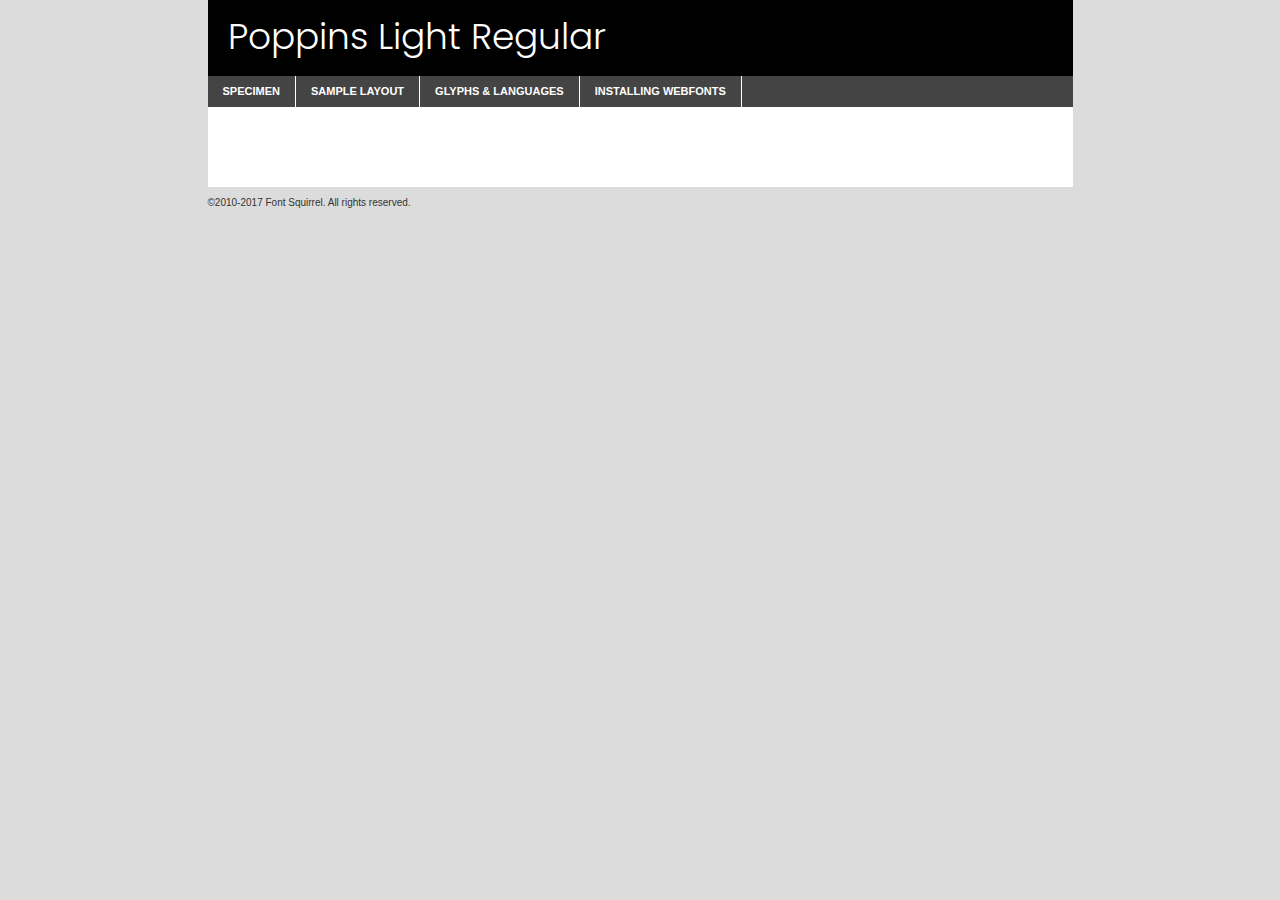
<file: components/fonts/poppins-light-demo.html>
<!DOCTYPE html PUBLIC "-//W3C//DTD XHTML 1.0 Transitional//EN"
	"http://www.w3.org/TR/xhtml1/DTD/xhtml1-transitional.dtd">

<html xmlns="http://www.w3.org/1999/xhtml" xml:lang="en" lang="en">
<head>
	<meta http-equiv="Content-Type" content="text/html; charset=utf-8" />
	<script src="http://ajax.googleapis.com/ajax/libs/jquery/1.7.2/jquery.min.js" type="text/javascript" charset="utf-8"></script>
	<script type="text/javascript">
	(function($){$.fn.easyTabs=function(option){var param=jQuery.extend({fadeSpeed:"fast",defaultContent:1,activeClass:'active'},option);$(this).each(function(){var thisId="#"+this.id;if(param.defaultContent==''){param.defaultContent=1;}
	if(typeof param.defaultContent=="number")
	{var defaultTab=$(thisId+" .tabs li:eq("+(param.defaultContent-1)+") a").attr('href').substr(1);}else{var defaultTab=param.defaultContent;}
	$(thisId+" .tabs li a").each(function(){var tabToHide=$(this).attr('href').substr(1);$("#"+tabToHide).addClass('easytabs-tab-content');});hideAll();changeContent(defaultTab);function hideAll(){$(thisId+" .easytabs-tab-content").hide();}
	function changeContent(tabId){hideAll();$(thisId+" .tabs li").removeClass(param.activeClass);$(thisId+" .tabs li a[href=#"+tabId+"]").closest('li').addClass(param.activeClass);if(param.fadeSpeed!="none")
	{$(thisId+" #"+tabId).fadeIn(param.fadeSpeed);}else{$(thisId+" #"+tabId).show();}}
	$(thisId+" .tabs li").click(function(){var tabId=$(this).find('a').attr('href').substr(1);changeContent(tabId);return false;});});}})(jQuery);
	</script>
	<link rel="stylesheet" href="specimen_files/specimen_stylesheet.css" type="text/css" charset="utf-8" />
	<link rel="stylesheet" href="stylesheet.css" type="text/css" charset="utf-8" />

	<style type="text/css">
					body{
				font-family: 'poppinslight';
							}
		</style>

	<title>Poppins Light Regular Specimen</title>
	
	
	<script type="text/javascript" charset="utf-8">
		$(document).ready(function() {
			$('#container').easyTabs({defaultContent:1});
		});
	</script>
</head>

<body>
<div id="container">
	<div id="header">
		Poppins Light Regular	</div>
	<ul class="tabs">
		<li><a href="#specimen">Specimen</a></li>
		<li><a href="#layout">Sample Layout</a></li>
				<li><a href="#glyphs">Glyphs &amp; Languages</a></li>
		<li><a href="#installing">Installing Webfonts</a></li>
		
	</ul>
	
	<div id="main_content">

		
			<div id="specimen">
		
				<div class="section">
					<div class="grid12 firstcol">
						<div class="huge">AaBb</div>
					</div>
				</div>
		
				<div class="section">
					<div class="glyph_range">A&#x200B;B&#x200b;C&#x200b;D&#x200b;E&#x200b;F&#x200b;G&#x200b;H&#x200b;I&#x200b;J&#x200b;K&#x200b;L&#x200b;M&#x200b;N&#x200b;O&#x200b;P&#x200b;Q&#x200b;R&#x200b;S&#x200b;T&#x200b;U&#x200b;V&#x200b;W&#x200b;X&#x200b;Y&#x200b;Z&#x200b;a&#x200b;b&#x200b;c&#x200b;d&#x200b;e&#x200b;f&#x200b;g&#x200b;h&#x200b;i&#x200b;j&#x200b;k&#x200b;l&#x200b;m&#x200b;n&#x200b;o&#x200b;p&#x200b;q&#x200b;r&#x200b;s&#x200b;t&#x200b;u&#x200b;v&#x200b;w&#x200b;x&#x200b;y&#x200b;z&#x200b;1&#x200b;2&#x200b;3&#x200b;4&#x200b;5&#x200b;6&#x200b;7&#x200b;8&#x200b;9&#x200b;0&#x200b;&amp;&#x200b;.&#x200b;,&#x200b;?&#x200b;!&#x200b;&#64;&#x200b;(&#x200b;)&#x200b;#&#x200b;$&#x200b;%&#x200b;*&#x200b;+&#x200b;-&#x200b;=&#x200b;:&#x200b;;</div>
				</div>
				<div class="section">
					<div class="grid12 firstcol">
						<table class="sample_table">
							<tr><td>10</td><td class="size10">abcdefghijklmnopqrstuvwxyzABCDEFGHIJKLMNOPQRSTUVWXYZ0123456789abcdefghijklmnopqrstuvwxyzABCDEFGHIJKLMNOPQRSTUVWXYZ0123456789abcdefghijklmnopqrstuvwxyzABCDEFGHIJKLMNOPQRSTUVWXYZ</td></tr>
							<tr><td>11</td><td class="size11">abcdefghijklmnopqrstuvwxyzABCDEFGHIJKLMNOPQRSTUVWXYZ0123456789abcdefghijklmnopqrstuvwxyzABCDEFGHIJKLMNOPQRSTUVWXYZ0123456789abcdefghijklmnopqrstuvwxyzABCDEFGHIJKLMNOPQRSTUVWXYZ</td></tr>
							<tr><td>12</td><td class="size12">abcdefghijklmnopqrstuvwxyzABCDEFGHIJKLMNOPQRSTUVWXYZ0123456789abcdefghijklmnopqrstuvwxyzABCDEFGHIJKLMNOPQRSTUVWXYZ0123456789abcdefghijklmnopqrstuvwxyzABCDEFGHIJKLMNOPQRSTUVWXYZ</td></tr>
							<tr><td>13</td><td class="size13">abcdefghijklmnopqrstuvwxyzABCDEFGHIJKLMNOPQRSTUVWXYZ0123456789abcdefghijklmnopqrstuvwxyzABCDEFGHIJKLMNOPQRSTUVWXYZ0123456789abcdefghijklmnopqrstuvwxyzABCDEFGHIJKLMNOPQRSTUVWXYZ</td></tr>
							<tr><td>14</td><td class="size14">abcdefghijklmnopqrstuvwxyzABCDEFGHIJKLMNOPQRSTUVWXYZ0123456789abcdefghijklmnopqrstuvwxyzABCDEFGHIJKLMNOPQRSTUVWXYZ0123456789abcdefghijklmnopqrstuvwxyzABCDEFGHIJKLMNOPQRSTUVWXYZ</td></tr>
							<tr><td>16</td><td class="size16">abcdefghijklmnopqrstuvwxyzABCDEFGHIJKLMNOPQRSTUVWXYZ0123456789abcdefghijklmnopqrstuvwxyzABCDEFGHIJKLMNOPQRSTUVWXYZ</td></tr>
							<tr><td>18</td><td class="size18">abcdefghijklmnopqrstuvwxyzABCDEFGHIJKLMNOPQRSTUVWXYZ0123456789abcdefghijklmnopqrstuvwxyzABCDEFGHIJKLMNOPQRSTUVWXYZ</td></tr>
							<tr><td>20</td><td class="size20">abcdefghijklmnopqrstuvwxyzABCDEFGHIJKLMNOPQRSTUVWXYZ0123456789abcdefghijklmnopqrstuvwxyzABCDEFGHIJKLMNOPQRSTUVWXYZ</td></tr>
							<tr><td>24</td><td class="size24">abcdefghijklmnopqrstuvwxyzABCDEFGHIJKLMNOPQRSTUVWXYZ0123456789abcdefghijklmnopqrstuvwxyzABCDEFGHIJKLMNOPQRSTUVWXYZ</td></tr>
							<tr><td>30</td><td class="size30">abcdefghijklmnopqrstuvwxyzABCDEFGHIJKLMNOPQRSTUVWXYZ0123456789abcdefghijklmnopqrstuvwxyzABCDEFGHIJKLMNOPQRSTUVWXYZ</td></tr>
							<tr><td>36</td><td class="size36">abcdefghijklmnopqrstuvwxyzABCDEFGHIJKLMNOPQRSTUVWXYZ0123456789abcdefghijklmnopqrstuvwxyzABCDEFGHIJKLMNOPQRSTUVWXYZ</td></tr>
							<tr><td>48</td><td class="size48">abcdefghijklmnopqrstuvwxyzABCDEFGHIJKLMNOPQRSTUVWXYZ0123456789abcdefghijklmnopqrstuvwxyzABCDEFGHIJKLMNOPQRSTUVWXYZ</td></tr>
							<tr><td>60</td><td class="size60">abcdefghijklmnopqrstuvwxyzABCDEFGHIJKLMNOPQRSTUVWXYZ0123456789abcdefghijklmnopqrstuvwxyzABCDEFGHIJKLMNOPQRSTUVWXYZ</td></tr>
							<tr><td>72</td><td class="size72">abcdefghijklmnopqrstuvwxyzABCDEFGHIJKLMNOPQRSTUVWXYZ0123456789abcdefghijklmnopqrstuvwxyzABCDEFGHIJKLMNOPQRSTUVWXYZ</td></tr>
							<tr><td>90</td><td class="size90">abcdefghijklmnopqrstuvwxyzABCDEFGHIJKLMNOPQRSTUVWXYZ0123456789abcdefghijklmnopqrstuvwxyzABCDEFGHIJKLMNOPQRSTUVWXYZ</td></tr>
						</table>
				
					</div>
			
				</div>
		
		
		
								<div class="section" id="bodycomparison">


										<div id="xheight">
				<div class="fontbody">&#x25FC;&#x25FC;&#x25FC;&#x25FC;&#x25FC;&#x25FC;&#x25FC;&#x25FC;&#x25FC;&#x25FC;&#x25FC;&#x25FC;&#x25FC;&#x25FC;&#x25FC;&#x25FC;&#x25FC;&#x25FC;&#x25FC;&#x25FC;&#x25FC;&#x25FC;&#x25FC;&#x25FC;&#x25FC;&#x25FC;&#x25FC;&#x25FC;&#x25FC;&#x25FC;&#x25FC;&#x25FC;&#x25FC;&#x25FC;&#x25FC;&#x25FC;&#x25FC;&#x25FC;&#x25FC;&#x25FC;&#x25FC;&#x25FC;&#x25FC;&#x25FC;&#x25FC;&#x25FC;&#x25FC;&#x25FC;&#x25FC;&#x25FC;&#x25FC;&#x25FC;&#x25FC;&#x25FC;&#x25FC;&#x25FC;&#x25FC;&#x25FC;&#x25FC;&#x25FC;&#x25FC;&#x25FC;&#x25FC;&#x25FC;&#x25FC;&#x25FC;&#x25FC;&#x25FC;&#x25FC;&#x25FC;&#x25FC;&#x25FC;&#x25FC;&#x25FC;&#x25FC;&#x25FC;&#x25FC;&#x25FC;&#x25FC;&#x25FC;&#x25FC;&#x25FC;&#x25FC;&#x25FC;&#x25FC;&#x25FC;&#x25FC;&#x25FC;&#x25FC;&#x25FC;&#x25FC;&#x25FC;&#x25FC;&#x25FC;&#x25FC;&#x25FC;&#x25FC;&#x25FC;&#x25FC;body</div><div class="arialbody">body</div><div class="verdanabody">body</div><div class="georgiabody">body</div></div>
										<div class="fontbody" style="z-index:1">
											body<span>Poppins Light Regular</span>
										</div>
										<div class="arialbody" style="z-index:1">
											body<span>Arial</span>
										</div>
										<div class="verdanabody" style="z-index:1">
											body<span>Verdana</span>
										</div>
										<div class="georgiabody" style="z-index:1">
											body<span>Georgia</span>
										</div>



								</div>
		
		
				<div class="section psample psample_row1" id="">
					
					<div class="grid2 firstcol">
						<p class="size10"><span>10.</span>Aenean lacinia bibendum nulla sed consectetur. Fusce dapibus, tellus ac cursus commodo, tortor mauris condimentum nibh, ut fermentum massa justo sit amet risus. Nullam id dolor id nibh ultricies vehicula ut id elit. Cum sociis natoque penatibus et magnis dis parturient montes, nascetur ridiculus mus. Nulla vitae elit libero, a pharetra augue.</p>
			
					</div>
					<div class="grid3">
						<p class="size11"><span>11.</span>Aenean lacinia bibendum nulla sed consectetur. Fusce dapibus, tellus ac cursus commodo, tortor mauris condimentum nibh, ut fermentum massa justo sit amet risus. Nullam id dolor id nibh ultricies vehicula ut id elit. Cum sociis natoque penatibus et magnis dis parturient montes, nascetur ridiculus mus. Nulla vitae elit libero, a pharetra augue.</p>
			
					</div>
					<div class="grid3">
						<p class="size12"><span>12.</span>Aenean lacinia bibendum nulla sed consectetur. Fusce dapibus, tellus ac cursus commodo, tortor mauris condimentum nibh, ut fermentum massa justo sit amet risus. Nullam id dolor id nibh ultricies vehicula ut id elit. Cum sociis natoque penatibus et magnis dis parturient montes, nascetur ridiculus mus. Nulla vitae elit libero, a pharetra augue.</p>
			
					</div>
					<div class="grid4">
						<p class="size13"><span>13.</span>Aenean lacinia bibendum nulla sed consectetur. Fusce dapibus, tellus ac cursus commodo, tortor mauris condimentum nibh, ut fermentum massa justo sit amet risus. Nullam id dolor id nibh ultricies vehicula ut id elit. Cum sociis natoque penatibus et magnis dis parturient montes, nascetur ridiculus mus. Nulla vitae elit libero, a pharetra augue.</p>
			
					</div>
					<div class="white_blend"></div>
					
				</div>
				<div class="section psample psample_row2" id="">
					<div class="grid3 firstcol">
						<p class="size14"><span>14.</span>Aenean lacinia bibendum nulla sed consectetur. Fusce dapibus, tellus ac cursus commodo, tortor mauris condimentum nibh, ut fermentum massa justo sit amet risus. Nullam id dolor id nibh ultricies vehicula ut id elit. Cum sociis natoque penatibus et magnis dis parturient montes, nascetur ridiculus mus. Nulla vitae elit libero, a pharetra augue.</p>
			
					</div>
					<div class="grid4">
						<p class="size16"><span>16.</span>Aenean lacinia bibendum nulla sed consectetur. Fusce dapibus, tellus ac cursus commodo, tortor mauris condimentum nibh, ut fermentum massa justo sit amet risus. Nullam id dolor id nibh ultricies vehicula ut id elit. Cum sociis natoque penatibus et magnis dis parturient montes, nascetur ridiculus mus. Nulla vitae elit libero, a pharetra augue.</p>
			
					</div>
					<div class="grid5">
						<p class="size18"><span>18.</span>Aenean lacinia bibendum nulla sed consectetur. Fusce dapibus, tellus ac cursus commodo, tortor mauris condimentum nibh, ut fermentum massa justo sit amet risus. Nullam id dolor id nibh ultricies vehicula ut id elit. Cum sociis natoque penatibus et magnis dis parturient montes, nascetur ridiculus mus. Nulla vitae elit libero, a pharetra augue.</p>
			
					</div>

					<div class="white_blend"></div>

				</div>
				
				<div class="section psample psample_row3" id="">
					<div class="grid5 firstcol">
						<p class="size20"><span>20.</span>Aenean lacinia bibendum nulla sed consectetur. Fusce dapibus, tellus ac cursus commodo, tortor mauris condimentum nibh, ut fermentum massa justo sit amet risus. Nullam id dolor id nibh ultricies vehicula ut id elit. Cum sociis natoque penatibus et magnis dis parturient montes, nascetur ridiculus mus. Nulla vitae elit libero, a pharetra augue.</p>
					</div>
					<div class="grid7">
						<p class="size24"><span>24.</span>Aenean lacinia bibendum nulla sed consectetur. Fusce dapibus, tellus ac cursus commodo, tortor mauris condimentum nibh, ut fermentum massa justo sit amet risus. Nullam id dolor id nibh ultricies vehicula ut id elit. Cum sociis natoque penatibus et magnis dis parturient montes, nascetur ridiculus mus. Nulla vitae elit libero, a pharetra augue.</p>
					</div>
					
					<div class="white_blend"></div>
					
				</div>
				
				<div class="section psample psample_row4" id="">
					<div class="grid12 firstcol">
						<p class="size30"><span>30.</span>Aenean lacinia bibendum nulla sed consectetur. Fusce dapibus, tellus ac cursus commodo, tortor mauris condimentum nibh, ut fermentum massa justo sit amet risus. Nullam id dolor id nibh ultricies vehicula ut id elit. Cum sociis natoque penatibus et magnis dis parturient montes, nascetur ridiculus mus. Nulla vitae elit libero, a pharetra augue.</p>
					</div>
					<div class="white_blend"></div>
					
				</div>
				
				
				
				<div class="section psample psample_row1 fullreverse">
					<div class="grid2 firstcol">
						<p class="size10"><span>10.</span>Aenean lacinia bibendum nulla sed consectetur. Fusce dapibus, tellus ac cursus commodo, tortor mauris condimentum nibh, ut fermentum massa justo sit amet risus. Nullam id dolor id nibh ultricies vehicula ut id elit. Cum sociis natoque penatibus et magnis dis parturient montes, nascetur ridiculus mus. Nulla vitae elit libero, a pharetra augue.</p>
			
					</div>
					<div class="grid3">
						<p class="size11"><span>11.</span>Aenean lacinia bibendum nulla sed consectetur. Fusce dapibus, tellus ac cursus commodo, tortor mauris condimentum nibh, ut fermentum massa justo sit amet risus. Nullam id dolor id nibh ultricies vehicula ut id elit. Cum sociis natoque penatibus et magnis dis parturient montes, nascetur ridiculus mus. Nulla vitae elit libero, a pharetra augue.</p>
			
					</div>
					<div class="grid3">
						<p class="size12"><span>12.</span>Aenean lacinia bibendum nulla sed consectetur. Fusce dapibus, tellus ac cursus commodo, tortor mauris condimentum nibh, ut fermentum massa justo sit amet risus. Nullam id dolor id nibh ultricies vehicula ut id elit. Cum sociis natoque penatibus et magnis dis parturient montes, nascetur ridiculus mus. Nulla vitae elit libero, a pharetra augue.</p>
			
					</div>
					<div class="grid4">
						<p class="size13"><span>13.</span>Aenean lacinia bibendum nulla sed consectetur. Fusce dapibus, tellus ac cursus commodo, tortor mauris condimentum nibh, ut fermentum massa justo sit amet risus. Nullam id dolor id nibh ultricies vehicula ut id elit. Cum sociis natoque penatibus et magnis dis parturient montes, nascetur ridiculus mus. Nulla vitae elit libero, a pharetra augue.</p>
			
					</div>
					<div class="black_blend"></div>
					
				</div>
				
				<div class="section psample psample_row2 fullreverse">
					<div class="grid3 firstcol">
						<p class="size14"><span>14.</span>Aenean lacinia bibendum nulla sed consectetur. Fusce dapibus, tellus ac cursus commodo, tortor mauris condimentum nibh, ut fermentum massa justo sit amet risus. Nullam id dolor id nibh ultricies vehicula ut id elit. Cum sociis natoque penatibus et magnis dis parturient montes, nascetur ridiculus mus. Nulla vitae elit libero, a pharetra augue.</p>
			
					</div>
					<div class="grid4">
						<p class="size16"><span>16.</span>Aenean lacinia bibendum nulla sed consectetur. Fusce dapibus, tellus ac cursus commodo, tortor mauris condimentum nibh, ut fermentum massa justo sit amet risus. Nullam id dolor id nibh ultricies vehicula ut id elit. Cum sociis natoque penatibus et magnis dis parturient montes, nascetur ridiculus mus. Nulla vitae elit libero, a pharetra augue.</p>
			
					</div>
					<div class="grid5">
						<p class="size18"><span>18.</span>Aenean lacinia bibendum nulla sed consectetur. Fusce dapibus, tellus ac cursus commodo, tortor mauris condimentum nibh, ut fermentum massa justo sit amet risus. Nullam id dolor id nibh ultricies vehicula ut id elit. Cum sociis natoque penatibus et magnis dis parturient montes, nascetur ridiculus mus. Nulla vitae elit libero, a pharetra augue.</p>
			
					</div>
					<div class="black_blend"></div>

				</div>
				
				<div class="section psample fullreverse psample_row3" id="">
					<div class="grid5 firstcol">
						<p class="size20"><span>20.</span>Aenean lacinia bibendum nulla sed consectetur. Fusce dapibus, tellus ac cursus commodo, tortor mauris condimentum nibh, ut fermentum massa justo sit amet risus. Nullam id dolor id nibh ultricies vehicula ut id elit. Cum sociis natoque penatibus et magnis dis parturient montes, nascetur ridiculus mus. Nulla vitae elit libero, a pharetra augue.</p>
					</div>
					<div class="grid7">
						<p class="size24"><span>24.</span>Aenean lacinia bibendum nulla sed consectetur. Fusce dapibus, tellus ac cursus commodo, tortor mauris condimentum nibh, ut fermentum massa justo sit amet risus. Nullam id dolor id nibh ultricies vehicula ut id elit. Cum sociis natoque penatibus et magnis dis parturient montes, nascetur ridiculus mus. Nulla vitae elit libero, a pharetra augue.</p>
					</div>
					
					<div class="black_blend"></div>
					
				</div>
				
				<div class="section psample fullreverse psample_row4" id="" style="border-bottom: 20px #000 solid;">
					<div class="grid12 firstcol">
						<p class="size30"><span>30.</span>Aenean lacinia bibendum nulla sed consectetur. Fusce dapibus, tellus ac cursus commodo, tortor mauris condimentum nibh, ut fermentum massa justo sit amet risus. Nullam id dolor id nibh ultricies vehicula ut id elit. Cum sociis natoque penatibus et magnis dis parturient montes, nascetur ridiculus mus. Nulla vitae elit libero, a pharetra augue.</p>
					</div>
					<div class="black_blend"></div>
					
				</div>
				
				
				
				
			</div>
			
			<div id="layout">
				
				<div class="section">
					
					<div class="grid12 firstcol">
						<h1>Lorem Ipsum Dolor</h1>
						<h2>Etiam porta sem malesuada magna mollis euismod</h2>
						
						<p class="byline">By <a href="#link">Aenean Lacinia</a></p>
					</div>
				</div>
				<div class="section">
					<div class="grid8 firstcol">
						<p class="large">Donec sed odio dui. Morbi leo risus, porta ac consectetur ac, vestibulum at eros. Fusce dapibus, tellus ac cursus commodo, tortor mauris condimentum nibh, ut fermentum massa justo sit amet risus. </p>

						
						<h3>Pellentesque ornare sem</h3>

						<p>Maecenas sed diam eget risus varius blandit sit amet non magna. Maecenas faucibus mollis interdum. Donec ullamcorper nulla non metus auctor fringilla. Nullam id dolor id nibh ultricies vehicula ut id elit. Nullam id dolor id nibh ultricies vehicula ut id elit. </p>

						<p>Aenean eu leo quam. Pellentesque ornare sem lacinia quam venenatis vestibulum. Lorem ipsum dolor sit amet, consectetur adipiscing elit. Cum sociis natoque penatibus et magnis dis parturient montes, nascetur ridiculus mus. </p>

						<p>Nulla vitae elit libero, a pharetra augue. Praesent commodo cursus magna, vel scelerisque nisl consectetur et. Aenean lacinia bibendum nulla sed consectetur. </p>

						<p>Nullam quis risus eget urna mollis ornare vel eu leo. Nullam quis risus eget urna mollis ornare vel eu leo. Maecenas sed diam eget risus varius blandit sit amet non magna. Donec ullamcorper nulla non metus auctor fringilla. </p>

						<h3>Cras mattis consectetur</h3>

						<p>Aenean eu leo quam. Pellentesque ornare sem lacinia quam venenatis vestibulum. Aenean lacinia bibendum nulla sed consectetur. Integer posuere erat a ante venenatis dapibus posuere velit aliquet. Cras mattis consectetur purus sit amet fermentum. </p>

						<p>Nullam id dolor id nibh ultricies vehicula ut id elit. Nullam quis risus eget urna mollis ornare vel eu leo. Cras mattis consectetur purus sit amet fermentum.</p>
					</div>
					
					<div class="grid4 sidebar">
						
						<div class="box reverse">
							<p class="last">Nullam quis risus eget urna mollis ornare vel eu leo. Donec ullamcorper nulla non metus auctor fringilla. Cras mattis consectetur purus sit amet fermentum. Sed posuere consectetur est at lobortis. Lorem ipsum dolor sit amet, consectetur adipiscing elit. </p>
						</div>
						
						<p class="caption">Maecenas sed diam eget risus varius.</p>

						<p>Vestibulum id ligula porta felis euismod semper. Integer posuere erat a ante venenatis dapibus posuere velit aliquet. Vestibulum id ligula porta felis euismod semper. Sed posuere consectetur est at lobortis. Maecenas sed diam eget risus varius blandit sit amet non magna. Fusce dapibus, tellus ac cursus commodo, tortor mauris condimentum nibh, ut fermentum massa justo sit amet risus. </p>

					

						<p>Duis mollis, est non commodo luctus, nisi erat porttitor ligula, eget lacinia odio sem nec elit. Aenean lacinia bibendum nulla sed consectetur. Vivamus sagittis lacus vel augue laoreet rutrum faucibus dolor auctor. Aenean lacinia bibendum nulla sed consectetur. Nullam quis risus eget urna mollis ornare vel eu leo. </p>

						<p>Praesent commodo cursus magna, vel scelerisque nisl consectetur et. Donec ullamcorper nulla non metus auctor fringilla. Maecenas faucibus mollis interdum. Fusce dapibus, tellus ac cursus commodo, tortor mauris condimentum nibh, ut fermentum massa justo sit amet risus. </p>

					</div>
				</div>
				
			</div>


			



		<div id="glyphs">
			<div class="section">
				<div class="grid12 firstcol">
			
				<h1>Language Support</h1>
				<p>The subset of Poppins Light Regular in this kit supports the following languages:<br />
			
					English, Arrernte, Bislama, Cebuano, Fijian, Gilbertese, Hmong, Ibanag, Iloko_ilokano, Interglossa_glosa, Interlingua, Lojban, Manx, Norfolk_pitcairnese, Oromo, Rotokas, Samoan, Sardinian, Seychelles_creole, Shona, Somali, Southern_ndebele, Swahili, Swati_swazi, Tok_pisin, Warlpiri, Xhosa, Zulu, Latinbasic, Demo				</p>
				<h1>Glyph Chart</h1>
				<p>The subset of Poppins Light Regular in this kit includes all the glyphs listed below. Unicode entities are included above each glyph to help you insert individual characters into your layout.</p>
				<div id="glyph_chart">
			
																														 <div><p>&amp;#13;</p>&#13;</div>
																				 <div><p>&amp;#32;</p>&#32;</div>
																				 <div><p>&amp;#33;</p>&#33;</div>
																				 <div><p>&amp;#34;</p>&#34;</div>
																				 <div><p>&amp;#35;</p>&#35;</div>
																				 <div><p>&amp;#36;</p>&#36;</div>
																				 <div><p>&amp;#37;</p>&#37;</div>
																				 <div><p>&amp;#38;</p>&#38;</div>
																				 <div><p>&amp;#39;</p>&#39;</div>
																				 <div><p>&amp;#40;</p>&#40;</div>
																				 <div><p>&amp;#41;</p>&#41;</div>
																				 <div><p>&amp;#42;</p>&#42;</div>
																				 <div><p>&amp;#43;</p>&#43;</div>
																				 <div><p>&amp;#44;</p>&#44;</div>
																				 <div><p>&amp;#46;</p>&#46;</div>
																				 <div><p>&amp;#47;</p>&#47;</div>
																				 <div><p>&amp;#48;</p>&#48;</div>
																				 <div><p>&amp;#49;</p>&#49;</div>
																				 <div><p>&amp;#50;</p>&#50;</div>
																				 <div><p>&amp;#51;</p>&#51;</div>
																				 <div><p>&amp;#52;</p>&#52;</div>
																				 <div><p>&amp;#53;</p>&#53;</div>
																				 <div><p>&amp;#54;</p>&#54;</div>
																				 <div><p>&amp;#55;</p>&#55;</div>
																				 <div><p>&amp;#56;</p>&#56;</div>
																				 <div><p>&amp;#57;</p>&#57;</div>
																				 <div><p>&amp;#60;</p>&#60;</div>
																				 <div><p>&amp;#61;</p>&#61;</div>
																				 <div><p>&amp;#62;</p>&#62;</div>
																				 <div><p>&amp;#63;</p>&#63;</div>
																				 <div><p>&amp;#64;</p>&#64;</div>
																				 <div><p>&amp;#65;</p>&#65;</div>
																				 <div><p>&amp;#66;</p>&#66;</div>
																				 <div><p>&amp;#67;</p>&#67;</div>
																				 <div><p>&amp;#68;</p>&#68;</div>
																				 <div><p>&amp;#69;</p>&#69;</div>
																				 <div><p>&amp;#70;</p>&#70;</div>
																				 <div><p>&amp;#71;</p>&#71;</div>
																				 <div><p>&amp;#72;</p>&#72;</div>
																				 <div><p>&amp;#73;</p>&#73;</div>
																				 <div><p>&amp;#74;</p>&#74;</div>
																				 <div><p>&amp;#75;</p>&#75;</div>
																				 <div><p>&amp;#76;</p>&#76;</div>
																				 <div><p>&amp;#77;</p>&#77;</div>
																				 <div><p>&amp;#78;</p>&#78;</div>
																				 <div><p>&amp;#79;</p>&#79;</div>
																				 <div><p>&amp;#80;</p>&#80;</div>
																				 <div><p>&amp;#81;</p>&#81;</div>
																				 <div><p>&amp;#82;</p>&#82;</div>
																				 <div><p>&amp;#83;</p>&#83;</div>
																				 <div><p>&amp;#84;</p>&#84;</div>
																				 <div><p>&amp;#85;</p>&#85;</div>
																				 <div><p>&amp;#86;</p>&#86;</div>
																				 <div><p>&amp;#87;</p>&#87;</div>
																				 <div><p>&amp;#88;</p>&#88;</div>
																				 <div><p>&amp;#89;</p>&#89;</div>
																				 <div><p>&amp;#90;</p>&#90;</div>
																				 <div><p>&amp;#91;</p>&#91;</div>
																				 <div><p>&amp;#92;</p>&#92;</div>
																				 <div><p>&amp;#93;</p>&#93;</div>
																				 <div><p>&amp;#94;</p>&#94;</div>
																				 <div><p>&amp;#95;</p>&#95;</div>
																				 <div><p>&amp;#96;</p>&#96;</div>
																				 <div><p>&amp;#97;</p>&#97;</div>
																				 <div><p>&amp;#98;</p>&#98;</div>
																				 <div><p>&amp;#99;</p>&#99;</div>
																				 <div><p>&amp;#100;</p>&#100;</div>
																				 <div><p>&amp;#101;</p>&#101;</div>
																				 <div><p>&amp;#102;</p>&#102;</div>
																				 <div><p>&amp;#103;</p>&#103;</div>
																				 <div><p>&amp;#104;</p>&#104;</div>
																				 <div><p>&amp;#105;</p>&#105;</div>
																				 <div><p>&amp;#106;</p>&#106;</div>
																				 <div><p>&amp;#107;</p>&#107;</div>
																				 <div><p>&amp;#108;</p>&#108;</div>
																				 <div><p>&amp;#109;</p>&#109;</div>
																				 <div><p>&amp;#110;</p>&#110;</div>
																				 <div><p>&amp;#111;</p>&#111;</div>
																				 <div><p>&amp;#112;</p>&#112;</div>
																				 <div><p>&amp;#113;</p>&#113;</div>
																				 <div><p>&amp;#114;</p>&#114;</div>
																				 <div><p>&amp;#115;</p>&#115;</div>
																				 <div><p>&amp;#116;</p>&#116;</div>
																				 <div><p>&amp;#117;</p>&#117;</div>
																				 <div><p>&amp;#118;</p>&#118;</div>
																				 <div><p>&amp;#119;</p>&#119;</div>
																				 <div><p>&amp;#120;</p>&#120;</div>
																				 <div><p>&amp;#121;</p>&#121;</div>
																				 <div><p>&amp;#122;</p>&#122;</div>
																				 <div><p>&amp;#123;</p>&#123;</div>
																				 <div><p>&amp;#124;</p>&#124;</div>
																				 <div><p>&amp;#125;</p>&#125;</div>
																				 <div><p>&amp;#126;</p>&#126;</div>
																				 <div><p>&amp;#160;</p>&#160;</div>
																				 <div><p>&amp;#161;</p>&#161;</div>
																				 <div><p>&amp;#162;</p>&#162;</div>
																				 <div><p>&amp;#163;</p>&#163;</div>
																				 <div><p>&amp;#164;</p>&#164;</div>
																				 <div><p>&amp;#165;</p>&#165;</div>
																				 <div><p>&amp;#166;</p>&#166;</div>
																				 <div><p>&amp;#167;</p>&#167;</div>
																				 <div><p>&amp;#168;</p>&#168;</div>
																				 <div><p>&amp;#169;</p>&#169;</div>
																				 <div><p>&amp;#170;</p>&#170;</div>
																				 <div><p>&amp;#171;</p>&#171;</div>
																				 <div><p>&amp;#172;</p>&#172;</div>
																				 <div><p>&amp;#174;</p>&#174;</div>
																				 <div><p>&amp;#175;</p>&#175;</div>
																				 <div><p>&amp;#176;</p>&#176;</div>
																				 <div><p>&amp;#177;</p>&#177;</div>
																				 <div><p>&amp;#178;</p>&#178;</div>
																				 <div><p>&amp;#179;</p>&#179;</div>
																				 <div><p>&amp;#180;</p>&#180;</div>
																				 <div><p>&amp;#181;</p>&#181;</div>
																				 <div><p>&amp;#182;</p>&#182;</div>
																				 <div><p>&amp;#184;</p>&#184;</div>
																				 <div><p>&amp;#185;</p>&#185;</div>
																				 <div><p>&amp;#186;</p>&#186;</div>
																				 <div><p>&amp;#187;</p>&#187;</div>
																				 <div><p>&amp;#188;</p>&#188;</div>
																				 <div><p>&amp;#189;</p>&#189;</div>
																				 <div><p>&amp;#190;</p>&#190;</div>
																				 <div><p>&amp;#191;</p>&#191;</div>
																				 <div><p>&amp;#198;</p>&#198;</div>
																				 <div><p>&amp;#199;</p>&#199;</div>
																				 <div><p>&amp;#208;</p>&#208;</div>
																				 <div><p>&amp;#215;</p>&#215;</div>
																				 <div><p>&amp;#216;</p>&#216;</div>
																				 <div><p>&amp;#222;</p>&#222;</div>
																				 <div><p>&amp;#223;</p>&#223;</div>
																				 <div><p>&amp;#230;</p>&#230;</div>
																				 <div><p>&amp;#231;</p>&#231;</div>
																				 <div><p>&amp;#240;</p>&#240;</div>
																				 <div><p>&amp;#247;</p>&#247;</div>
																				 <div><p>&amp;#248;</p>&#248;</div>
																				 <div><p>&amp;#254;</p>&#254;</div>
																				 <div><p>&amp;#305;</p>&#305;</div>
																				 <div><p>&amp;#338;</p>&#338;</div>
																				 <div><p>&amp;#339;</p>&#339;</div>
																				 <div><p>&amp;#710;</p>&#710;</div>
																				 <div><p>&amp;#730;</p>&#730;</div>
																				 <div><p>&amp;#732;</p>&#732;</div>
																				 <div><p>&amp;#8192;</p>&#8192;</div>
																				 <div><p>&amp;#8193;</p>&#8193;</div>
																				 <div><p>&amp;#8194;</p>&#8194;</div>
																				 <div><p>&amp;#8195;</p>&#8195;</div>
																				 <div><p>&amp;#8196;</p>&#8196;</div>
																				 <div><p>&amp;#8197;</p>&#8197;</div>
																				 <div><p>&amp;#8198;</p>&#8198;</div>
																				 <div><p>&amp;#8199;</p>&#8199;</div>
																				 <div><p>&amp;#8200;</p>&#8200;</div>
																				 <div><p>&amp;#8201;</p>&#8201;</div>
																				 <div><p>&amp;#8202;</p>&#8202;</div>
																				 <div><p>&amp;#8211;</p>&#8211;</div>
																				 <div><p>&amp;#8212;</p>&#8212;</div>
																				 <div><p>&amp;#8216;</p>&#8216;</div>
																				 <div><p>&amp;#8217;</p>&#8217;</div>
																				 <div><p>&amp;#8218;</p>&#8218;</div>
																				 <div><p>&amp;#8220;</p>&#8220;</div>
																				 <div><p>&amp;#8221;</p>&#8221;</div>
																				 <div><p>&amp;#8222;</p>&#8222;</div>
																				 <div><p>&amp;#8226;</p>&#8226;</div>
																				 <div><p>&amp;#8239;</p>&#8239;</div>
																				 <div><p>&amp;#8249;</p>&#8249;</div>
																				 <div><p>&amp;#8250;</p>&#8250;</div>
																				 <div><p>&amp;#8287;</p>&#8287;</div>
																				 <div><p>&amp;#8364;</p>&#8364;</div>
																				 <div><p>&amp;#8482;</p>&#8482;</div>
																				 <div><p>&amp;#8722;</p>&#8722;</div>
																				 <div><p>&amp;#9724;</p>&#9724;</div>
																				 <div><p>&amp;#64257;</p>&#64257;</div>
																																																</div>	
				</div>
		
		
			</div>
		</div>
		
		
		<div id="specs">
			
		</div>
	
		<div id="installing">
			<div class="section">
				<div class="grid7 firstcol">
					<h1>Installing Webfonts</h1>
					
					<p>Webfonts are supported by all major browser platforms but not all in the same way. There are currently four different font formats that must be included in order to target all browsers. This includes TTF, WOFF, EOT and SVG.</p>
					
					<h2>1. Upload your webfonts</h2>
					<p>You must upload your webfont kit to your website. They should be in or near the same directory as your CSS files.</p>
					
					<h2>2. Include the webfont stylesheet</h2>
					<p>A special CSS @font-face declaration helps the various browsers select the appropriate font it needs without causing you a bunch of headaches. Learn more about this syntax by reading the <a href="https://www.fontspring.com/blog/further-hardening-of-the-bulletproof-syntax">Fontspring blog post</a> about it. The code for it is as follows:</p>


<code>
@font-face{ 
	font-family: 'MyWebFont';
	src: url('WebFont.eot');
	src: url('WebFont.eot?#iefix') format('embedded-opentype'),
	     url('WebFont.woff') format('woff'),
	     url('WebFont.ttf') format('truetype'),
	     url('WebFont.svg#webfont') format('svg');
}
</code>

	<p>We've already gone ahead and generated the code for you. All you have to do is link to the stylesheet in your HTML, like this:</p>
	<code>&lt;link rel=&quot;stylesheet&quot; href=&quot;stylesheet.css&quot; type=&quot;text/css&quot; charset=&quot;utf-8&quot; /&gt;</code>

					<h2>3. Modify your own stylesheet</h2>
					<p>To take advantage of your new fonts, you must tell your stylesheet to use them. Look at the original @font-face declaration above and find the property called "font-family." The name linked there will be what you use to reference the font. Prepend that webfont name to the font stack in the "font-family" property, inside the selector you want to change. For example:</p>
<code>p { font-family: 'WebFont', Arial, sans-serif; }</code>

<h2>4. Test</h2>
<p>Getting webfonts to work cross-browser <em>can</em> be tricky. Use the information in the sidebar to help you if you find that fonts aren't loading in a particular browser.</p>
				</div>
				
				<div class="grid5 sidebar">
					<div class="box">
						<h2>Troubleshooting<br />Font-Face Problems</h2>
						<p>Having trouble getting your webfonts to load in your new website? Here are some tips to sort out what might be the problem.</p>

						<h3>Fonts not showing in any browser</h3>

						<p>This sounds like you need to work on the plumbing. You either did not upload the fonts to the correct directory, or you did not link the fonts properly in the CSS. If you've confirmed that all this is correct and you still have a problem, take a look at your .htaccess file and see if requests are getting intercepted.</p>

						<h3>Fonts not loading in iPhone or iPad</h3>

						<p>The most common problem here is that you are serving the fonts from an IIS server. IIS refuses to serve files that have unknown MIME types. If that is the case, you must set the MIME type for SVG to "image/svg+xml" in the server settings. Follow these instructions from Microsoft if you need help.</p>

						<h3>Fonts not loading in Firefox</h3>

						<p>The primary reason for this failure? You are still using a version Firefox older than 3.5. So upgrade already! If that isn't it, then you are very likely serving fonts from a different domain. Firefox requires that all font assets be served from the same domain. Lastly it is possible that you need to add WOFF to your list of MIME types (if you are serving via IIS.)</p>

						<h3>Fonts not loading in IE</h3>

						<p>Are you looking at Internet Explorer on an actual Windows machine or are you cheating by using a service like Adobe BrowserLab? Many of these screenshot services do not render @font-face for IE. Best to test it on a real machine.</p>

						<h3>Fonts not loading in IE9</h3>

						<p>IE9, like Firefox, requires that fonts be served from the same domain as the website. Make sure that is the case.</p>
					</div>
				</div>
			</div>
			
		</div>
	
	</div>
	<div id="footer">
		<p>&copy;2010-2017 Font Squirrel. All rights reserved.</p>
	</div>
</div>
</body>
</html>
</file>
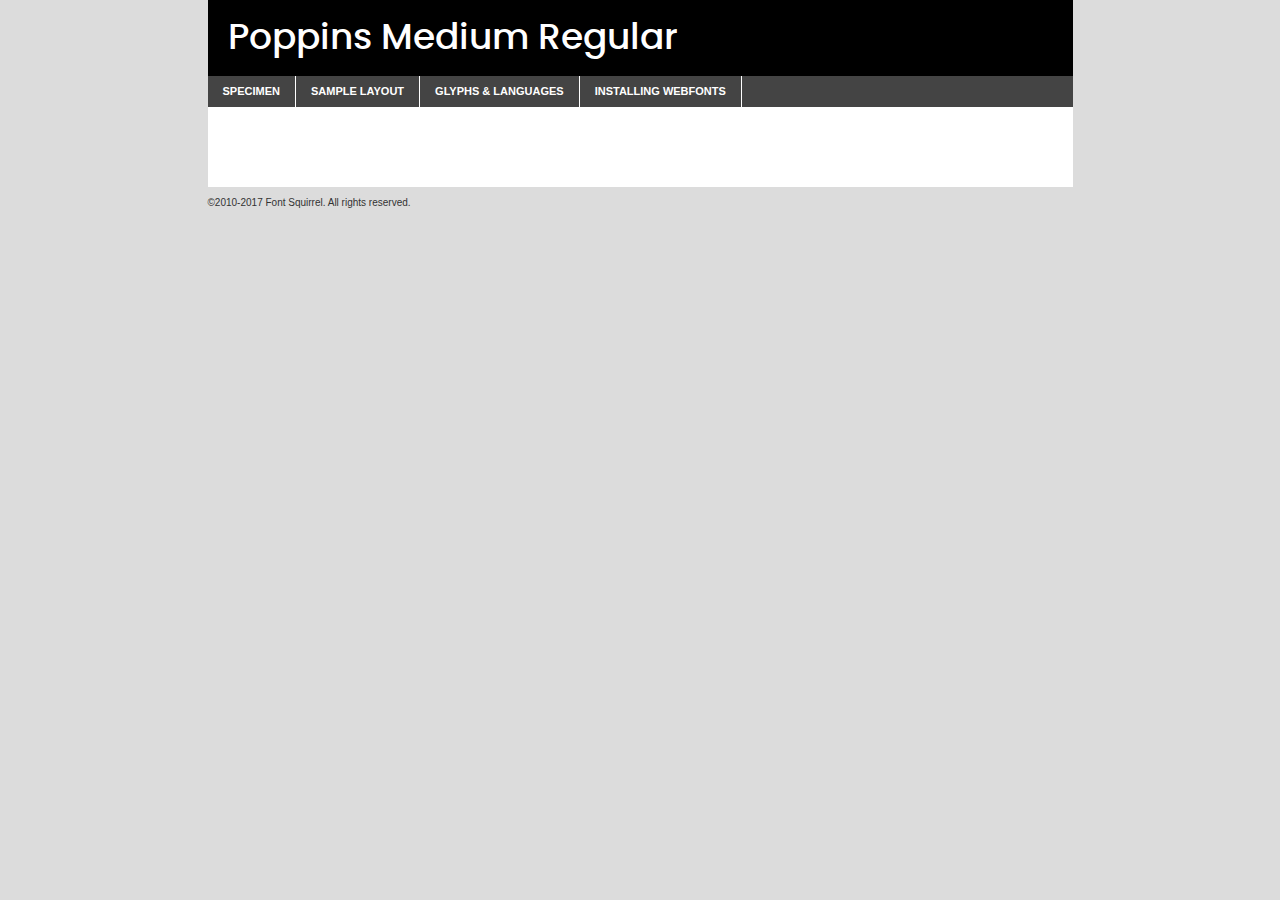
<file: components/fonts/poppins-medium-demo.html>
<!DOCTYPE html PUBLIC "-//W3C//DTD XHTML 1.0 Transitional//EN"
	"http://www.w3.org/TR/xhtml1/DTD/xhtml1-transitional.dtd">

<html xmlns="http://www.w3.org/1999/xhtml" xml:lang="en" lang="en">
<head>
	<meta http-equiv="Content-Type" content="text/html; charset=utf-8" />
	<script src="http://ajax.googleapis.com/ajax/libs/jquery/1.7.2/jquery.min.js" type="text/javascript" charset="utf-8"></script>
	<script type="text/javascript">
	(function($){$.fn.easyTabs=function(option){var param=jQuery.extend({fadeSpeed:"fast",defaultContent:1,activeClass:'active'},option);$(this).each(function(){var thisId="#"+this.id;if(param.defaultContent==''){param.defaultContent=1;}
	if(typeof param.defaultContent=="number")
	{var defaultTab=$(thisId+" .tabs li:eq("+(param.defaultContent-1)+") a").attr('href').substr(1);}else{var defaultTab=param.defaultContent;}
	$(thisId+" .tabs li a").each(function(){var tabToHide=$(this).attr('href').substr(1);$("#"+tabToHide).addClass('easytabs-tab-content');});hideAll();changeContent(defaultTab);function hideAll(){$(thisId+" .easytabs-tab-content").hide();}
	function changeContent(tabId){hideAll();$(thisId+" .tabs li").removeClass(param.activeClass);$(thisId+" .tabs li a[href=#"+tabId+"]").closest('li').addClass(param.activeClass);if(param.fadeSpeed!="none")
	{$(thisId+" #"+tabId).fadeIn(param.fadeSpeed);}else{$(thisId+" #"+tabId).show();}}
	$(thisId+" .tabs li").click(function(){var tabId=$(this).find('a').attr('href').substr(1);changeContent(tabId);return false;});});}})(jQuery);
	</script>
	<link rel="stylesheet" href="specimen_files/specimen_stylesheet.css" type="text/css" charset="utf-8" />
	<link rel="stylesheet" href="stylesheet.css" type="text/css" charset="utf-8" />

	<style type="text/css">
					body{
				font-family: 'poppinsmedium';
							}
		</style>

	<title>Poppins Medium Regular Specimen</title>
	
	
	<script type="text/javascript" charset="utf-8">
		$(document).ready(function() {
			$('#container').easyTabs({defaultContent:1});
		});
	</script>
</head>

<body>
<div id="container">
	<div id="header">
		Poppins Medium Regular	</div>
	<ul class="tabs">
		<li><a href="#specimen">Specimen</a></li>
		<li><a href="#layout">Sample Layout</a></li>
				<li><a href="#glyphs">Glyphs &amp; Languages</a></li>
		<li><a href="#installing">Installing Webfonts</a></li>
		
	</ul>
	
	<div id="main_content">

		
			<div id="specimen">
		
				<div class="section">
					<div class="grid12 firstcol">
						<div class="huge">AaBb</div>
					</div>
				</div>
		
				<div class="section">
					<div class="glyph_range">A&#x200B;B&#x200b;C&#x200b;D&#x200b;E&#x200b;F&#x200b;G&#x200b;H&#x200b;I&#x200b;J&#x200b;K&#x200b;L&#x200b;M&#x200b;N&#x200b;O&#x200b;P&#x200b;Q&#x200b;R&#x200b;S&#x200b;T&#x200b;U&#x200b;V&#x200b;W&#x200b;X&#x200b;Y&#x200b;Z&#x200b;a&#x200b;b&#x200b;c&#x200b;d&#x200b;e&#x200b;f&#x200b;g&#x200b;h&#x200b;i&#x200b;j&#x200b;k&#x200b;l&#x200b;m&#x200b;n&#x200b;o&#x200b;p&#x200b;q&#x200b;r&#x200b;s&#x200b;t&#x200b;u&#x200b;v&#x200b;w&#x200b;x&#x200b;y&#x200b;z&#x200b;1&#x200b;2&#x200b;3&#x200b;4&#x200b;5&#x200b;6&#x200b;7&#x200b;8&#x200b;9&#x200b;0&#x200b;&amp;&#x200b;.&#x200b;,&#x200b;?&#x200b;!&#x200b;&#64;&#x200b;(&#x200b;)&#x200b;#&#x200b;$&#x200b;%&#x200b;*&#x200b;+&#x200b;-&#x200b;=&#x200b;:&#x200b;;</div>
				</div>
				<div class="section">
					<div class="grid12 firstcol">
						<table class="sample_table">
							<tr><td>10</td><td class="size10">abcdefghijklmnopqrstuvwxyzABCDEFGHIJKLMNOPQRSTUVWXYZ0123456789abcdefghijklmnopqrstuvwxyzABCDEFGHIJKLMNOPQRSTUVWXYZ0123456789abcdefghijklmnopqrstuvwxyzABCDEFGHIJKLMNOPQRSTUVWXYZ</td></tr>
							<tr><td>11</td><td class="size11">abcdefghijklmnopqrstuvwxyzABCDEFGHIJKLMNOPQRSTUVWXYZ0123456789abcdefghijklmnopqrstuvwxyzABCDEFGHIJKLMNOPQRSTUVWXYZ0123456789abcdefghijklmnopqrstuvwxyzABCDEFGHIJKLMNOPQRSTUVWXYZ</td></tr>
							<tr><td>12</td><td class="size12">abcdefghijklmnopqrstuvwxyzABCDEFGHIJKLMNOPQRSTUVWXYZ0123456789abcdefghijklmnopqrstuvwxyzABCDEFGHIJKLMNOPQRSTUVWXYZ0123456789abcdefghijklmnopqrstuvwxyzABCDEFGHIJKLMNOPQRSTUVWXYZ</td></tr>
							<tr><td>13</td><td class="size13">abcdefghijklmnopqrstuvwxyzABCDEFGHIJKLMNOPQRSTUVWXYZ0123456789abcdefghijklmnopqrstuvwxyzABCDEFGHIJKLMNOPQRSTUVWXYZ0123456789abcdefghijklmnopqrstuvwxyzABCDEFGHIJKLMNOPQRSTUVWXYZ</td></tr>
							<tr><td>14</td><td class="size14">abcdefghijklmnopqrstuvwxyzABCDEFGHIJKLMNOPQRSTUVWXYZ0123456789abcdefghijklmnopqrstuvwxyzABCDEFGHIJKLMNOPQRSTUVWXYZ0123456789abcdefghijklmnopqrstuvwxyzABCDEFGHIJKLMNOPQRSTUVWXYZ</td></tr>
							<tr><td>16</td><td class="size16">abcdefghijklmnopqrstuvwxyzABCDEFGHIJKLMNOPQRSTUVWXYZ0123456789abcdefghijklmnopqrstuvwxyzABCDEFGHIJKLMNOPQRSTUVWXYZ</td></tr>
							<tr><td>18</td><td class="size18">abcdefghijklmnopqrstuvwxyzABCDEFGHIJKLMNOPQRSTUVWXYZ0123456789abcdefghijklmnopqrstuvwxyzABCDEFGHIJKLMNOPQRSTUVWXYZ</td></tr>
							<tr><td>20</td><td class="size20">abcdefghijklmnopqrstuvwxyzABCDEFGHIJKLMNOPQRSTUVWXYZ0123456789abcdefghijklmnopqrstuvwxyzABCDEFGHIJKLMNOPQRSTUVWXYZ</td></tr>
							<tr><td>24</td><td class="size24">abcdefghijklmnopqrstuvwxyzABCDEFGHIJKLMNOPQRSTUVWXYZ0123456789abcdefghijklmnopqrstuvwxyzABCDEFGHIJKLMNOPQRSTUVWXYZ</td></tr>
							<tr><td>30</td><td class="size30">abcdefghijklmnopqrstuvwxyzABCDEFGHIJKLMNOPQRSTUVWXYZ0123456789abcdefghijklmnopqrstuvwxyzABCDEFGHIJKLMNOPQRSTUVWXYZ</td></tr>
							<tr><td>36</td><td class="size36">abcdefghijklmnopqrstuvwxyzABCDEFGHIJKLMNOPQRSTUVWXYZ0123456789abcdefghijklmnopqrstuvwxyzABCDEFGHIJKLMNOPQRSTUVWXYZ</td></tr>
							<tr><td>48</td><td class="size48">abcdefghijklmnopqrstuvwxyzABCDEFGHIJKLMNOPQRSTUVWXYZ0123456789abcdefghijklmnopqrstuvwxyzABCDEFGHIJKLMNOPQRSTUVWXYZ</td></tr>
							<tr><td>60</td><td class="size60">abcdefghijklmnopqrstuvwxyzABCDEFGHIJKLMNOPQRSTUVWXYZ0123456789abcdefghijklmnopqrstuvwxyzABCDEFGHIJKLMNOPQRSTUVWXYZ</td></tr>
							<tr><td>72</td><td class="size72">abcdefghijklmnopqrstuvwxyzABCDEFGHIJKLMNOPQRSTUVWXYZ0123456789abcdefghijklmnopqrstuvwxyzABCDEFGHIJKLMNOPQRSTUVWXYZ</td></tr>
							<tr><td>90</td><td class="size90">abcdefghijklmnopqrstuvwxyzABCDEFGHIJKLMNOPQRSTUVWXYZ0123456789abcdefghijklmnopqrstuvwxyzABCDEFGHIJKLMNOPQRSTUVWXYZ</td></tr>
						</table>
				
					</div>
			
				</div>
		
		
		
								<div class="section" id="bodycomparison">


										<div id="xheight">
				<div class="fontbody">&#x25FC;&#x25FC;&#x25FC;&#x25FC;&#x25FC;&#x25FC;&#x25FC;&#x25FC;&#x25FC;&#x25FC;&#x25FC;&#x25FC;&#x25FC;&#x25FC;&#x25FC;&#x25FC;&#x25FC;&#x25FC;&#x25FC;&#x25FC;&#x25FC;&#x25FC;&#x25FC;&#x25FC;&#x25FC;&#x25FC;&#x25FC;&#x25FC;&#x25FC;&#x25FC;&#x25FC;&#x25FC;&#x25FC;&#x25FC;&#x25FC;&#x25FC;&#x25FC;&#x25FC;&#x25FC;&#x25FC;&#x25FC;&#x25FC;&#x25FC;&#x25FC;&#x25FC;&#x25FC;&#x25FC;&#x25FC;&#x25FC;&#x25FC;&#x25FC;&#x25FC;&#x25FC;&#x25FC;&#x25FC;&#x25FC;&#x25FC;&#x25FC;&#x25FC;&#x25FC;&#x25FC;&#x25FC;&#x25FC;&#x25FC;&#x25FC;&#x25FC;&#x25FC;&#x25FC;&#x25FC;&#x25FC;&#x25FC;&#x25FC;&#x25FC;&#x25FC;&#x25FC;&#x25FC;&#x25FC;&#x25FC;&#x25FC;&#x25FC;&#x25FC;&#x25FC;&#x25FC;&#x25FC;&#x25FC;&#x25FC;&#x25FC;&#x25FC;&#x25FC;&#x25FC;&#x25FC;&#x25FC;&#x25FC;&#x25FC;&#x25FC;&#x25FC;&#x25FC;&#x25FC;&#x25FC;body</div><div class="arialbody">body</div><div class="verdanabody">body</div><div class="georgiabody">body</div></div>
										<div class="fontbody" style="z-index:1">
											body<span>Poppins Medium Regular</span>
										</div>
										<div class="arialbody" style="z-index:1">
											body<span>Arial</span>
										</div>
										<div class="verdanabody" style="z-index:1">
											body<span>Verdana</span>
										</div>
										<div class="georgiabody" style="z-index:1">
											body<span>Georgia</span>
										</div>



								</div>
		
		
				<div class="section psample psample_row1" id="">
					
					<div class="grid2 firstcol">
						<p class="size10"><span>10.</span>Aenean lacinia bibendum nulla sed consectetur. Fusce dapibus, tellus ac cursus commodo, tortor mauris condimentum nibh, ut fermentum massa justo sit amet risus. Nullam id dolor id nibh ultricies vehicula ut id elit. Cum sociis natoque penatibus et magnis dis parturient montes, nascetur ridiculus mus. Nulla vitae elit libero, a pharetra augue.</p>
			
					</div>
					<div class="grid3">
						<p class="size11"><span>11.</span>Aenean lacinia bibendum nulla sed consectetur. Fusce dapibus, tellus ac cursus commodo, tortor mauris condimentum nibh, ut fermentum massa justo sit amet risus. Nullam id dolor id nibh ultricies vehicula ut id elit. Cum sociis natoque penatibus et magnis dis parturient montes, nascetur ridiculus mus. Nulla vitae elit libero, a pharetra augue.</p>
			
					</div>
					<div class="grid3">
						<p class="size12"><span>12.</span>Aenean lacinia bibendum nulla sed consectetur. Fusce dapibus, tellus ac cursus commodo, tortor mauris condimentum nibh, ut fermentum massa justo sit amet risus. Nullam id dolor id nibh ultricies vehicula ut id elit. Cum sociis natoque penatibus et magnis dis parturient montes, nascetur ridiculus mus. Nulla vitae elit libero, a pharetra augue.</p>
			
					</div>
					<div class="grid4">
						<p class="size13"><span>13.</span>Aenean lacinia bibendum nulla sed consectetur. Fusce dapibus, tellus ac cursus commodo, tortor mauris condimentum nibh, ut fermentum massa justo sit amet risus. Nullam id dolor id nibh ultricies vehicula ut id elit. Cum sociis natoque penatibus et magnis dis parturient montes, nascetur ridiculus mus. Nulla vitae elit libero, a pharetra augue.</p>
			
					</div>
					<div class="white_blend"></div>
					
				</div>
				<div class="section psample psample_row2" id="">
					<div class="grid3 firstcol">
						<p class="size14"><span>14.</span>Aenean lacinia bibendum nulla sed consectetur. Fusce dapibus, tellus ac cursus commodo, tortor mauris condimentum nibh, ut fermentum massa justo sit amet risus. Nullam id dolor id nibh ultricies vehicula ut id elit. Cum sociis natoque penatibus et magnis dis parturient montes, nascetur ridiculus mus. Nulla vitae elit libero, a pharetra augue.</p>
			
					</div>
					<div class="grid4">
						<p class="size16"><span>16.</span>Aenean lacinia bibendum nulla sed consectetur. Fusce dapibus, tellus ac cursus commodo, tortor mauris condimentum nibh, ut fermentum massa justo sit amet risus. Nullam id dolor id nibh ultricies vehicula ut id elit. Cum sociis natoque penatibus et magnis dis parturient montes, nascetur ridiculus mus. Nulla vitae elit libero, a pharetra augue.</p>
			
					</div>
					<div class="grid5">
						<p class="size18"><span>18.</span>Aenean lacinia bibendum nulla sed consectetur. Fusce dapibus, tellus ac cursus commodo, tortor mauris condimentum nibh, ut fermentum massa justo sit amet risus. Nullam id dolor id nibh ultricies vehicula ut id elit. Cum sociis natoque penatibus et magnis dis parturient montes, nascetur ridiculus mus. Nulla vitae elit libero, a pharetra augue.</p>
			
					</div>

					<div class="white_blend"></div>

				</div>
				
				<div class="section psample psample_row3" id="">
					<div class="grid5 firstcol">
						<p class="size20"><span>20.</span>Aenean lacinia bibendum nulla sed consectetur. Fusce dapibus, tellus ac cursus commodo, tortor mauris condimentum nibh, ut fermentum massa justo sit amet risus. Nullam id dolor id nibh ultricies vehicula ut id elit. Cum sociis natoque penatibus et magnis dis parturient montes, nascetur ridiculus mus. Nulla vitae elit libero, a pharetra augue.</p>
					</div>
					<div class="grid7">
						<p class="size24"><span>24.</span>Aenean lacinia bibendum nulla sed consectetur. Fusce dapibus, tellus ac cursus commodo, tortor mauris condimentum nibh, ut fermentum massa justo sit amet risus. Nullam id dolor id nibh ultricies vehicula ut id elit. Cum sociis natoque penatibus et magnis dis parturient montes, nascetur ridiculus mus. Nulla vitae elit libero, a pharetra augue.</p>
					</div>
					
					<div class="white_blend"></div>
					
				</div>
				
				<div class="section psample psample_row4" id="">
					<div class="grid12 firstcol">
						<p class="size30"><span>30.</span>Aenean lacinia bibendum nulla sed consectetur. Fusce dapibus, tellus ac cursus commodo, tortor mauris condimentum nibh, ut fermentum massa justo sit amet risus. Nullam id dolor id nibh ultricies vehicula ut id elit. Cum sociis natoque penatibus et magnis dis parturient montes, nascetur ridiculus mus. Nulla vitae elit libero, a pharetra augue.</p>
					</div>
					<div class="white_blend"></div>
					
				</div>
				
				
				
				<div class="section psample psample_row1 fullreverse">
					<div class="grid2 firstcol">
						<p class="size10"><span>10.</span>Aenean lacinia bibendum nulla sed consectetur. Fusce dapibus, tellus ac cursus commodo, tortor mauris condimentum nibh, ut fermentum massa justo sit amet risus. Nullam id dolor id nibh ultricies vehicula ut id elit. Cum sociis natoque penatibus et magnis dis parturient montes, nascetur ridiculus mus. Nulla vitae elit libero, a pharetra augue.</p>
			
					</div>
					<div class="grid3">
						<p class="size11"><span>11.</span>Aenean lacinia bibendum nulla sed consectetur. Fusce dapibus, tellus ac cursus commodo, tortor mauris condimentum nibh, ut fermentum massa justo sit amet risus. Nullam id dolor id nibh ultricies vehicula ut id elit. Cum sociis natoque penatibus et magnis dis parturient montes, nascetur ridiculus mus. Nulla vitae elit libero, a pharetra augue.</p>
			
					</div>
					<div class="grid3">
						<p class="size12"><span>12.</span>Aenean lacinia bibendum nulla sed consectetur. Fusce dapibus, tellus ac cursus commodo, tortor mauris condimentum nibh, ut fermentum massa justo sit amet risus. Nullam id dolor id nibh ultricies vehicula ut id elit. Cum sociis natoque penatibus et magnis dis parturient montes, nascetur ridiculus mus. Nulla vitae elit libero, a pharetra augue.</p>
			
					</div>
					<div class="grid4">
						<p class="size13"><span>13.</span>Aenean lacinia bibendum nulla sed consectetur. Fusce dapibus, tellus ac cursus commodo, tortor mauris condimentum nibh, ut fermentum massa justo sit amet risus. Nullam id dolor id nibh ultricies vehicula ut id elit. Cum sociis natoque penatibus et magnis dis parturient montes, nascetur ridiculus mus. Nulla vitae elit libero, a pharetra augue.</p>
			
					</div>
					<div class="black_blend"></div>
					
				</div>
				
				<div class="section psample psample_row2 fullreverse">
					<div class="grid3 firstcol">
						<p class="size14"><span>14.</span>Aenean lacinia bibendum nulla sed consectetur. Fusce dapibus, tellus ac cursus commodo, tortor mauris condimentum nibh, ut fermentum massa justo sit amet risus. Nullam id dolor id nibh ultricies vehicula ut id elit. Cum sociis natoque penatibus et magnis dis parturient montes, nascetur ridiculus mus. Nulla vitae elit libero, a pharetra augue.</p>
			
					</div>
					<div class="grid4">
						<p class="size16"><span>16.</span>Aenean lacinia bibendum nulla sed consectetur. Fusce dapibus, tellus ac cursus commodo, tortor mauris condimentum nibh, ut fermentum massa justo sit amet risus. Nullam id dolor id nibh ultricies vehicula ut id elit. Cum sociis natoque penatibus et magnis dis parturient montes, nascetur ridiculus mus. Nulla vitae elit libero, a pharetra augue.</p>
			
					</div>
					<div class="grid5">
						<p class="size18"><span>18.</span>Aenean lacinia bibendum nulla sed consectetur. Fusce dapibus, tellus ac cursus commodo, tortor mauris condimentum nibh, ut fermentum massa justo sit amet risus. Nullam id dolor id nibh ultricies vehicula ut id elit. Cum sociis natoque penatibus et magnis dis parturient montes, nascetur ridiculus mus. Nulla vitae elit libero, a pharetra augue.</p>
			
					</div>
					<div class="black_blend"></div>

				</div>
				
				<div class="section psample fullreverse psample_row3" id="">
					<div class="grid5 firstcol">
						<p class="size20"><span>20.</span>Aenean lacinia bibendum nulla sed consectetur. Fusce dapibus, tellus ac cursus commodo, tortor mauris condimentum nibh, ut fermentum massa justo sit amet risus. Nullam id dolor id nibh ultricies vehicula ut id elit. Cum sociis natoque penatibus et magnis dis parturient montes, nascetur ridiculus mus. Nulla vitae elit libero, a pharetra augue.</p>
					</div>
					<div class="grid7">
						<p class="size24"><span>24.</span>Aenean lacinia bibendum nulla sed consectetur. Fusce dapibus, tellus ac cursus commodo, tortor mauris condimentum nibh, ut fermentum massa justo sit amet risus. Nullam id dolor id nibh ultricies vehicula ut id elit. Cum sociis natoque penatibus et magnis dis parturient montes, nascetur ridiculus mus. Nulla vitae elit libero, a pharetra augue.</p>
					</div>
					
					<div class="black_blend"></div>
					
				</div>
				
				<div class="section psample fullreverse psample_row4" id="" style="border-bottom: 20px #000 solid;">
					<div class="grid12 firstcol">
						<p class="size30"><span>30.</span>Aenean lacinia bibendum nulla sed consectetur. Fusce dapibus, tellus ac cursus commodo, tortor mauris condimentum nibh, ut fermentum massa justo sit amet risus. Nullam id dolor id nibh ultricies vehicula ut id elit. Cum sociis natoque penatibus et magnis dis parturient montes, nascetur ridiculus mus. Nulla vitae elit libero, a pharetra augue.</p>
					</div>
					<div class="black_blend"></div>
					
				</div>
				
				
				
				
			</div>
			
			<div id="layout">
				
				<div class="section">
					
					<div class="grid12 firstcol">
						<h1>Lorem Ipsum Dolor</h1>
						<h2>Etiam porta sem malesuada magna mollis euismod</h2>
						
						<p class="byline">By <a href="#link">Aenean Lacinia</a></p>
					</div>
				</div>
				<div class="section">
					<div class="grid8 firstcol">
						<p class="large">Donec sed odio dui. Morbi leo risus, porta ac consectetur ac, vestibulum at eros. Fusce dapibus, tellus ac cursus commodo, tortor mauris condimentum nibh, ut fermentum massa justo sit amet risus. </p>

						
						<h3>Pellentesque ornare sem</h3>

						<p>Maecenas sed diam eget risus varius blandit sit amet non magna. Maecenas faucibus mollis interdum. Donec ullamcorper nulla non metus auctor fringilla. Nullam id dolor id nibh ultricies vehicula ut id elit. Nullam id dolor id nibh ultricies vehicula ut id elit. </p>

						<p>Aenean eu leo quam. Pellentesque ornare sem lacinia quam venenatis vestibulum. Lorem ipsum dolor sit amet, consectetur adipiscing elit. Cum sociis natoque penatibus et magnis dis parturient montes, nascetur ridiculus mus. </p>

						<p>Nulla vitae elit libero, a pharetra augue. Praesent commodo cursus magna, vel scelerisque nisl consectetur et. Aenean lacinia bibendum nulla sed consectetur. </p>

						<p>Nullam quis risus eget urna mollis ornare vel eu leo. Nullam quis risus eget urna mollis ornare vel eu leo. Maecenas sed diam eget risus varius blandit sit amet non magna. Donec ullamcorper nulla non metus auctor fringilla. </p>

						<h3>Cras mattis consectetur</h3>

						<p>Aenean eu leo quam. Pellentesque ornare sem lacinia quam venenatis vestibulum. Aenean lacinia bibendum nulla sed consectetur. Integer posuere erat a ante venenatis dapibus posuere velit aliquet. Cras mattis consectetur purus sit amet fermentum. </p>

						<p>Nullam id dolor id nibh ultricies vehicula ut id elit. Nullam quis risus eget urna mollis ornare vel eu leo. Cras mattis consectetur purus sit amet fermentum.</p>
					</div>
					
					<div class="grid4 sidebar">
						
						<div class="box reverse">
							<p class="last">Nullam quis risus eget urna mollis ornare vel eu leo. Donec ullamcorper nulla non metus auctor fringilla. Cras mattis consectetur purus sit amet fermentum. Sed posuere consectetur est at lobortis. Lorem ipsum dolor sit amet, consectetur adipiscing elit. </p>
						</div>
						
						<p class="caption">Maecenas sed diam eget risus varius.</p>

						<p>Vestibulum id ligula porta felis euismod semper. Integer posuere erat a ante venenatis dapibus posuere velit aliquet. Vestibulum id ligula porta felis euismod semper. Sed posuere consectetur est at lobortis. Maecenas sed diam eget risus varius blandit sit amet non magna. Fusce dapibus, tellus ac cursus commodo, tortor mauris condimentum nibh, ut fermentum massa justo sit amet risus. </p>

					

						<p>Duis mollis, est non commodo luctus, nisi erat porttitor ligula, eget lacinia odio sem nec elit. Aenean lacinia bibendum nulla sed consectetur. Vivamus sagittis lacus vel augue laoreet rutrum faucibus dolor auctor. Aenean lacinia bibendum nulla sed consectetur. Nullam quis risus eget urna mollis ornare vel eu leo. </p>

						<p>Praesent commodo cursus magna, vel scelerisque nisl consectetur et. Donec ullamcorper nulla non metus auctor fringilla. Maecenas faucibus mollis interdum. Fusce dapibus, tellus ac cursus commodo, tortor mauris condimentum nibh, ut fermentum massa justo sit amet risus. </p>

					</div>
				</div>
				
			</div>


			



		<div id="glyphs">
			<div class="section">
				<div class="grid12 firstcol">
			
				<h1>Language Support</h1>
				<p>The subset of Poppins Medium Regular in this kit supports the following languages:<br />
			
					Albanian, Basque, Breton, Chamorro, Danish, Dutch, English, Faroese, Finnish, French, Frisian, Galician, German, Icelandic, Italian, Malagasy, Norwegian, Portuguese, Spanish, Alsatian, Aragonese, Arapaho, Arrernte, Asturian, Aymara, Bislama, Cebuano, Corsican, Fijian, French_creole, Genoese, Gilbertese, Greenlandic, Haitian_creole, Hiligaynon, Hmong, Hopi, Ibanag, Iloko_ilokano, Indonesian, Interglossa_glosa, Interlingua, Irish_gaelic, Jerriais, Lojban, Lombard, Luxembourgeois, Manx, Mohawk, Norfolk_pitcairnese, Occitan, Oromo, Pangasinan, Papiamento, Piedmontese, Potawatomi, Rhaeto-romance, Romansh, Rotokas, Sami_lule, Samoan, Sardinian, Scots_gaelic, Seychelles_creole, Shona, Sicilian, Somali, Southern_ndebele, Swahili, Swati_swazi, Tagalog_filipino_pilipino, Tetum, Tok_pisin, Uyghur_latinized, Volapuk, Walloon, Warlpiri, Xhosa, Yapese, Zulu, Latinbasic, Ubasic, Demo				</p>
				<h1>Glyph Chart</h1>
				<p>The subset of Poppins Medium Regular in this kit includes all the glyphs listed below. Unicode entities are included above each glyph to help you insert individual characters into your layout.</p>
				<div id="glyph_chart">
			
																														 <div><p>&amp;#13;</p>&#13;</div>
																				 <div><p>&amp;#32;</p>&#32;</div>
																				 <div><p>&amp;#33;</p>&#33;</div>
																				 <div><p>&amp;#34;</p>&#34;</div>
																				 <div><p>&amp;#35;</p>&#35;</div>
																				 <div><p>&amp;#36;</p>&#36;</div>
																				 <div><p>&amp;#37;</p>&#37;</div>
																				 <div><p>&amp;#38;</p>&#38;</div>
																				 <div><p>&amp;#39;</p>&#39;</div>
																				 <div><p>&amp;#40;</p>&#40;</div>
																				 <div><p>&amp;#41;</p>&#41;</div>
																				 <div><p>&amp;#42;</p>&#42;</div>
																				 <div><p>&amp;#43;</p>&#43;</div>
																				 <div><p>&amp;#44;</p>&#44;</div>
																				 <div><p>&amp;#45;</p>&#45;</div>
																				 <div><p>&amp;#46;</p>&#46;</div>
																				 <div><p>&amp;#47;</p>&#47;</div>
																				 <div><p>&amp;#48;</p>&#48;</div>
																				 <div><p>&amp;#49;</p>&#49;</div>
																				 <div><p>&amp;#50;</p>&#50;</div>
																				 <div><p>&amp;#51;</p>&#51;</div>
																				 <div><p>&amp;#52;</p>&#52;</div>
																				 <div><p>&amp;#53;</p>&#53;</div>
																				 <div><p>&amp;#54;</p>&#54;</div>
																				 <div><p>&amp;#55;</p>&#55;</div>
																				 <div><p>&amp;#56;</p>&#56;</div>
																				 <div><p>&amp;#57;</p>&#57;</div>
																				 <div><p>&amp;#58;</p>&#58;</div>
																				 <div><p>&amp;#59;</p>&#59;</div>
																				 <div><p>&amp;#60;</p>&#60;</div>
																				 <div><p>&amp;#61;</p>&#61;</div>
																				 <div><p>&amp;#62;</p>&#62;</div>
																				 <div><p>&amp;#63;</p>&#63;</div>
																				 <div><p>&amp;#64;</p>&#64;</div>
																				 <div><p>&amp;#65;</p>&#65;</div>
																				 <div><p>&amp;#66;</p>&#66;</div>
																				 <div><p>&amp;#67;</p>&#67;</div>
																				 <div><p>&amp;#68;</p>&#68;</div>
																				 <div><p>&amp;#69;</p>&#69;</div>
																				 <div><p>&amp;#70;</p>&#70;</div>
																				 <div><p>&amp;#71;</p>&#71;</div>
																				 <div><p>&amp;#72;</p>&#72;</div>
																				 <div><p>&amp;#73;</p>&#73;</div>
																				 <div><p>&amp;#74;</p>&#74;</div>
																				 <div><p>&amp;#75;</p>&#75;</div>
																				 <div><p>&amp;#76;</p>&#76;</div>
																				 <div><p>&amp;#77;</p>&#77;</div>
																				 <div><p>&amp;#78;</p>&#78;</div>
																				 <div><p>&amp;#79;</p>&#79;</div>
																				 <div><p>&amp;#80;</p>&#80;</div>
																				 <div><p>&amp;#81;</p>&#81;</div>
																				 <div><p>&amp;#82;</p>&#82;</div>
																				 <div><p>&amp;#83;</p>&#83;</div>
																				 <div><p>&amp;#84;</p>&#84;</div>
																				 <div><p>&amp;#85;</p>&#85;</div>
																				 <div><p>&amp;#86;</p>&#86;</div>
																				 <div><p>&amp;#87;</p>&#87;</div>
																				 <div><p>&amp;#88;</p>&#88;</div>
																				 <div><p>&amp;#89;</p>&#89;</div>
																				 <div><p>&amp;#90;</p>&#90;</div>
																				 <div><p>&amp;#91;</p>&#91;</div>
																				 <div><p>&amp;#92;</p>&#92;</div>
																				 <div><p>&amp;#93;</p>&#93;</div>
																				 <div><p>&amp;#94;</p>&#94;</div>
																				 <div><p>&amp;#95;</p>&#95;</div>
																				 <div><p>&amp;#96;</p>&#96;</div>
																				 <div><p>&amp;#97;</p>&#97;</div>
																				 <div><p>&amp;#98;</p>&#98;</div>
																				 <div><p>&amp;#99;</p>&#99;</div>
																				 <div><p>&amp;#100;</p>&#100;</div>
																				 <div><p>&amp;#101;</p>&#101;</div>
																				 <div><p>&amp;#102;</p>&#102;</div>
																				 <div><p>&amp;#103;</p>&#103;</div>
																				 <div><p>&amp;#104;</p>&#104;</div>
																				 <div><p>&amp;#105;</p>&#105;</div>
																				 <div><p>&amp;#106;</p>&#106;</div>
																				 <div><p>&amp;#107;</p>&#107;</div>
																				 <div><p>&amp;#108;</p>&#108;</div>
																				 <div><p>&amp;#109;</p>&#109;</div>
																				 <div><p>&amp;#110;</p>&#110;</div>
																				 <div><p>&amp;#111;</p>&#111;</div>
																				 <div><p>&amp;#112;</p>&#112;</div>
																				 <div><p>&amp;#113;</p>&#113;</div>
																				 <div><p>&amp;#114;</p>&#114;</div>
																				 <div><p>&amp;#115;</p>&#115;</div>
																				 <div><p>&amp;#116;</p>&#116;</div>
																				 <div><p>&amp;#117;</p>&#117;</div>
																				 <div><p>&amp;#118;</p>&#118;</div>
																				 <div><p>&amp;#119;</p>&#119;</div>
																				 <div><p>&amp;#120;</p>&#120;</div>
																				 <div><p>&amp;#121;</p>&#121;</div>
																				 <div><p>&amp;#122;</p>&#122;</div>
																				 <div><p>&amp;#123;</p>&#123;</div>
																				 <div><p>&amp;#124;</p>&#124;</div>
																				 <div><p>&amp;#125;</p>&#125;</div>
																				 <div><p>&amp;#126;</p>&#126;</div>
																				 <div><p>&amp;#160;</p>&#160;</div>
																				 <div><p>&amp;#161;</p>&#161;</div>
																				 <div><p>&amp;#162;</p>&#162;</div>
																				 <div><p>&amp;#163;</p>&#163;</div>
																				 <div><p>&amp;#164;</p>&#164;</div>
																				 <div><p>&amp;#165;</p>&#165;</div>
																				 <div><p>&amp;#166;</p>&#166;</div>
																				 <div><p>&amp;#167;</p>&#167;</div>
																				 <div><p>&amp;#168;</p>&#168;</div>
																				 <div><p>&amp;#169;</p>&#169;</div>
																				 <div><p>&amp;#170;</p>&#170;</div>
																				 <div><p>&amp;#171;</p>&#171;</div>
																				 <div><p>&amp;#172;</p>&#172;</div>
																				 <div><p>&amp;#173;</p>&#173;</div>
																				 <div><p>&amp;#174;</p>&#174;</div>
																				 <div><p>&amp;#175;</p>&#175;</div>
																				 <div><p>&amp;#176;</p>&#176;</div>
																				 <div><p>&amp;#177;</p>&#177;</div>
																				 <div><p>&amp;#178;</p>&#178;</div>
																				 <div><p>&amp;#179;</p>&#179;</div>
																				 <div><p>&amp;#180;</p>&#180;</div>
																				 <div><p>&amp;#181;</p>&#181;</div>
																				 <div><p>&amp;#182;</p>&#182;</div>
																				 <div><p>&amp;#183;</p>&#183;</div>
																				 <div><p>&amp;#184;</p>&#184;</div>
																				 <div><p>&amp;#185;</p>&#185;</div>
																				 <div><p>&amp;#186;</p>&#186;</div>
																				 <div><p>&amp;#187;</p>&#187;</div>
																				 <div><p>&amp;#188;</p>&#188;</div>
																				 <div><p>&amp;#189;</p>&#189;</div>
																				 <div><p>&amp;#190;</p>&#190;</div>
																				 <div><p>&amp;#191;</p>&#191;</div>
																				 <div><p>&amp;#192;</p>&#192;</div>
																				 <div><p>&amp;#193;</p>&#193;</div>
																				 <div><p>&amp;#194;</p>&#194;</div>
																				 <div><p>&amp;#195;</p>&#195;</div>
																				 <div><p>&amp;#196;</p>&#196;</div>
																				 <div><p>&amp;#197;</p>&#197;</div>
																				 <div><p>&amp;#198;</p>&#198;</div>
																				 <div><p>&amp;#199;</p>&#199;</div>
																				 <div><p>&amp;#200;</p>&#200;</div>
																				 <div><p>&amp;#201;</p>&#201;</div>
																				 <div><p>&amp;#202;</p>&#202;</div>
																				 <div><p>&amp;#203;</p>&#203;</div>
																				 <div><p>&amp;#204;</p>&#204;</div>
																				 <div><p>&amp;#205;</p>&#205;</div>
																				 <div><p>&amp;#206;</p>&#206;</div>
																				 <div><p>&amp;#207;</p>&#207;</div>
																				 <div><p>&amp;#208;</p>&#208;</div>
																				 <div><p>&amp;#209;</p>&#209;</div>
																				 <div><p>&amp;#210;</p>&#210;</div>
																				 <div><p>&amp;#211;</p>&#211;</div>
																				 <div><p>&amp;#212;</p>&#212;</div>
																				 <div><p>&amp;#213;</p>&#213;</div>
																				 <div><p>&amp;#214;</p>&#214;</div>
																				 <div><p>&amp;#215;</p>&#215;</div>
																				 <div><p>&amp;#216;</p>&#216;</div>
																				 <div><p>&amp;#217;</p>&#217;</div>
																				 <div><p>&amp;#218;</p>&#218;</div>
																				 <div><p>&amp;#219;</p>&#219;</div>
																				 <div><p>&amp;#220;</p>&#220;</div>
																				 <div><p>&amp;#221;</p>&#221;</div>
																				 <div><p>&amp;#222;</p>&#222;</div>
																				 <div><p>&amp;#223;</p>&#223;</div>
																				 <div><p>&amp;#224;</p>&#224;</div>
																				 <div><p>&amp;#225;</p>&#225;</div>
																				 <div><p>&amp;#226;</p>&#226;</div>
																				 <div><p>&amp;#227;</p>&#227;</div>
																				 <div><p>&amp;#228;</p>&#228;</div>
																				 <div><p>&amp;#229;</p>&#229;</div>
																				 <div><p>&amp;#230;</p>&#230;</div>
																				 <div><p>&amp;#231;</p>&#231;</div>
																				 <div><p>&amp;#232;</p>&#232;</div>
																				 <div><p>&amp;#233;</p>&#233;</div>
																				 <div><p>&amp;#234;</p>&#234;</div>
																				 <div><p>&amp;#235;</p>&#235;</div>
																				 <div><p>&amp;#236;</p>&#236;</div>
																				 <div><p>&amp;#237;</p>&#237;</div>
																				 <div><p>&amp;#238;</p>&#238;</div>
																				 <div><p>&amp;#239;</p>&#239;</div>
																				 <div><p>&amp;#240;</p>&#240;</div>
																				 <div><p>&amp;#241;</p>&#241;</div>
																				 <div><p>&amp;#242;</p>&#242;</div>
																				 <div><p>&amp;#243;</p>&#243;</div>
																				 <div><p>&amp;#244;</p>&#244;</div>
																				 <div><p>&amp;#245;</p>&#245;</div>
																				 <div><p>&amp;#246;</p>&#246;</div>
																				 <div><p>&amp;#247;</p>&#247;</div>
																				 <div><p>&amp;#248;</p>&#248;</div>
																				 <div><p>&amp;#249;</p>&#249;</div>
																				 <div><p>&amp;#250;</p>&#250;</div>
																				 <div><p>&amp;#251;</p>&#251;</div>
																				 <div><p>&amp;#252;</p>&#252;</div>
																				 <div><p>&amp;#253;</p>&#253;</div>
																				 <div><p>&amp;#254;</p>&#254;</div>
																				 <div><p>&amp;#255;</p>&#255;</div>
																				 <div><p>&amp;#338;</p>&#338;</div>
																				 <div><p>&amp;#339;</p>&#339;</div>
																				 <div><p>&amp;#376;</p>&#376;</div>
																				 <div><p>&amp;#710;</p>&#710;</div>
																				 <div><p>&amp;#732;</p>&#732;</div>
																				 <div><p>&amp;#8192;</p>&#8192;</div>
																				 <div><p>&amp;#8193;</p>&#8193;</div>
																				 <div><p>&amp;#8194;</p>&#8194;</div>
																				 <div><p>&amp;#8195;</p>&#8195;</div>
																				 <div><p>&amp;#8196;</p>&#8196;</div>
																				 <div><p>&amp;#8197;</p>&#8197;</div>
																				 <div><p>&amp;#8198;</p>&#8198;</div>
																				 <div><p>&amp;#8199;</p>&#8199;</div>
																				 <div><p>&amp;#8200;</p>&#8200;</div>
																				 <div><p>&amp;#8201;</p>&#8201;</div>
																				 <div><p>&amp;#8202;</p>&#8202;</div>
																				 <div><p>&amp;#8208;</p>&#8208;</div>
																				 <div><p>&amp;#8209;</p>&#8209;</div>
																				 <div><p>&amp;#8210;</p>&#8210;</div>
																				 <div><p>&amp;#8211;</p>&#8211;</div>
																				 <div><p>&amp;#8212;</p>&#8212;</div>
																				 <div><p>&amp;#8216;</p>&#8216;</div>
																				 <div><p>&amp;#8217;</p>&#8217;</div>
																				 <div><p>&amp;#8218;</p>&#8218;</div>
																				 <div><p>&amp;#8220;</p>&#8220;</div>
																				 <div><p>&amp;#8221;</p>&#8221;</div>
																				 <div><p>&amp;#8222;</p>&#8222;</div>
																				 <div><p>&amp;#8226;</p>&#8226;</div>
																				 <div><p>&amp;#8230;</p>&#8230;</div>
																				 <div><p>&amp;#8239;</p>&#8239;</div>
																				 <div><p>&amp;#8249;</p>&#8249;</div>
																				 <div><p>&amp;#8250;</p>&#8250;</div>
																				 <div><p>&amp;#8287;</p>&#8287;</div>
																				 <div><p>&amp;#8364;</p>&#8364;</div>
																				 <div><p>&amp;#8482;</p>&#8482;</div>
																				 <div><p>&amp;#9724;</p>&#9724;</div>
																				 <div><p>&amp;#64257;</p>&#64257;</div>
																				 <div><p>&amp;#64258;</p>&#64258;</div>
																																																</div>	
				</div>
		
		
			</div>
		</div>
		
		
		<div id="specs">
			
		</div>
	
		<div id="installing">
			<div class="section">
				<div class="grid7 firstcol">
					<h1>Installing Webfonts</h1>
					
					<p>Webfonts are supported by all major browser platforms but not all in the same way. There are currently four different font formats that must be included in order to target all browsers. This includes TTF, WOFF, EOT and SVG.</p>
					
					<h2>1. Upload your webfonts</h2>
					<p>You must upload your webfont kit to your website. They should be in or near the same directory as your CSS files.</p>
					
					<h2>2. Include the webfont stylesheet</h2>
					<p>A special CSS @font-face declaration helps the various browsers select the appropriate font it needs without causing you a bunch of headaches. Learn more about this syntax by reading the <a href="https://www.fontspring.com/blog/further-hardening-of-the-bulletproof-syntax">Fontspring blog post</a> about it. The code for it is as follows:</p>


<code>
@font-face{ 
	font-family: 'MyWebFont';
	src: url('WebFont.eot');
	src: url('WebFont.eot?#iefix') format('embedded-opentype'),
	     url('WebFont.woff') format('woff'),
	     url('WebFont.ttf') format('truetype'),
	     url('WebFont.svg#webfont') format('svg');
}
</code>

	<p>We've already gone ahead and generated the code for you. All you have to do is link to the stylesheet in your HTML, like this:</p>
	<code>&lt;link rel=&quot;stylesheet&quot; href=&quot;stylesheet.css&quot; type=&quot;text/css&quot; charset=&quot;utf-8&quot; /&gt;</code>

					<h2>3. Modify your own stylesheet</h2>
					<p>To take advantage of your new fonts, you must tell your stylesheet to use them. Look at the original @font-face declaration above and find the property called "font-family." The name linked there will be what you use to reference the font. Prepend that webfont name to the font stack in the "font-family" property, inside the selector you want to change. For example:</p>
<code>p { font-family: 'WebFont', Arial, sans-serif; }</code>

<h2>4. Test</h2>
<p>Getting webfonts to work cross-browser <em>can</em> be tricky. Use the information in the sidebar to help you if you find that fonts aren't loading in a particular browser.</p>
				</div>
				
				<div class="grid5 sidebar">
					<div class="box">
						<h2>Troubleshooting<br />Font-Face Problems</h2>
						<p>Having trouble getting your webfonts to load in your new website? Here are some tips to sort out what might be the problem.</p>

						<h3>Fonts not showing in any browser</h3>

						<p>This sounds like you need to work on the plumbing. You either did not upload the fonts to the correct directory, or you did not link the fonts properly in the CSS. If you've confirmed that all this is correct and you still have a problem, take a look at your .htaccess file and see if requests are getting intercepted.</p>

						<h3>Fonts not loading in iPhone or iPad</h3>

						<p>The most common problem here is that you are serving the fonts from an IIS server. IIS refuses to serve files that have unknown MIME types. If that is the case, you must set the MIME type for SVG to "image/svg+xml" in the server settings. Follow these instructions from Microsoft if you need help.</p>

						<h3>Fonts not loading in Firefox</h3>

						<p>The primary reason for this failure? You are still using a version Firefox older than 3.5. So upgrade already! If that isn't it, then you are very likely serving fonts from a different domain. Firefox requires that all font assets be served from the same domain. Lastly it is possible that you need to add WOFF to your list of MIME types (if you are serving via IIS.)</p>

						<h3>Fonts not loading in IE</h3>

						<p>Are you looking at Internet Explorer on an actual Windows machine or are you cheating by using a service like Adobe BrowserLab? Many of these screenshot services do not render @font-face for IE. Best to test it on a real machine.</p>

						<h3>Fonts not loading in IE9</h3>

						<p>IE9, like Firefox, requires that fonts be served from the same domain as the website. Make sure that is the case.</p>
					</div>
				</div>
			</div>
			
		</div>
	
	</div>
	<div id="footer">
		<p>&copy;2010-2017 Font Squirrel. All rights reserved.</p>
	</div>
</div>
</body>
</html>
</file>
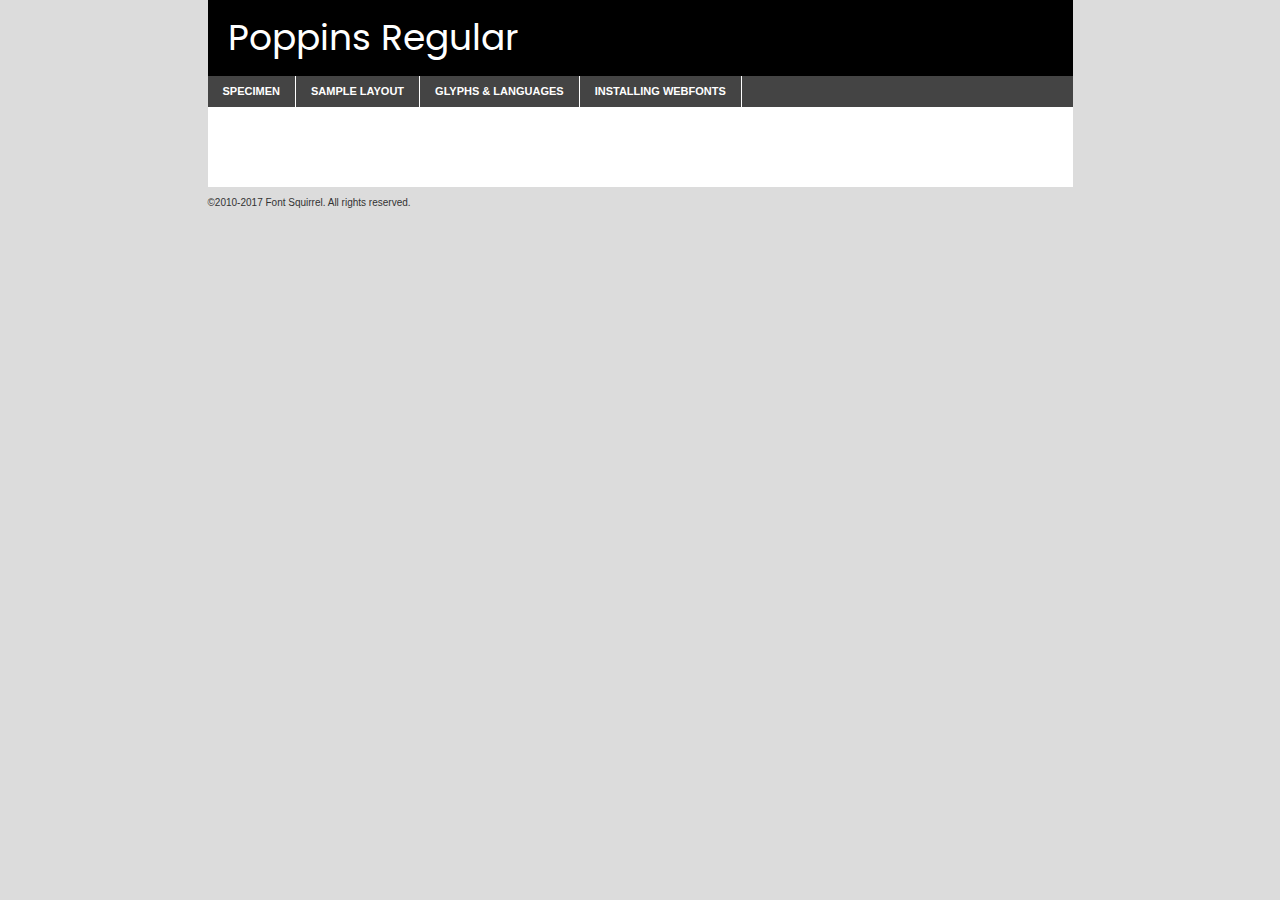
<file: components/fonts/poppins-regular-demo.html>
<!DOCTYPE html PUBLIC "-//W3C//DTD XHTML 1.0 Transitional//EN"
	"http://www.w3.org/TR/xhtml1/DTD/xhtml1-transitional.dtd">

<html xmlns="http://www.w3.org/1999/xhtml" xml:lang="en" lang="en">
<head>
	<meta http-equiv="Content-Type" content="text/html; charset=utf-8" />
	<script src="http://ajax.googleapis.com/ajax/libs/jquery/1.7.2/jquery.min.js" type="text/javascript" charset="utf-8"></script>
	<script type="text/javascript">
	(function($){$.fn.easyTabs=function(option){var param=jQuery.extend({fadeSpeed:"fast",defaultContent:1,activeClass:'active'},option);$(this).each(function(){var thisId="#"+this.id;if(param.defaultContent==''){param.defaultContent=1;}
	if(typeof param.defaultContent=="number")
	{var defaultTab=$(thisId+" .tabs li:eq("+(param.defaultContent-1)+") a").attr('href').substr(1);}else{var defaultTab=param.defaultContent;}
	$(thisId+" .tabs li a").each(function(){var tabToHide=$(this).attr('href').substr(1);$("#"+tabToHide).addClass('easytabs-tab-content');});hideAll();changeContent(defaultTab);function hideAll(){$(thisId+" .easytabs-tab-content").hide();}
	function changeContent(tabId){hideAll();$(thisId+" .tabs li").removeClass(param.activeClass);$(thisId+" .tabs li a[href=#"+tabId+"]").closest('li').addClass(param.activeClass);if(param.fadeSpeed!="none")
	{$(thisId+" #"+tabId).fadeIn(param.fadeSpeed);}else{$(thisId+" #"+tabId).show();}}
	$(thisId+" .tabs li").click(function(){var tabId=$(this).find('a').attr('href').substr(1);changeContent(tabId);return false;});});}})(jQuery);
	</script>
	<link rel="stylesheet" href="specimen_files/specimen_stylesheet.css" type="text/css" charset="utf-8" />
	<link rel="stylesheet" href="stylesheet.css" type="text/css" charset="utf-8" />

	<style type="text/css">
					body{
				font-family: 'poppinsregular';
							}
		</style>

	<title>Poppins Regular Specimen</title>
	
	
	<script type="text/javascript" charset="utf-8">
		$(document).ready(function() {
			$('#container').easyTabs({defaultContent:1});
		});
	</script>
</head>

<body>
<div id="container">
	<div id="header">
		Poppins Regular	</div>
	<ul class="tabs">
		<li><a href="#specimen">Specimen</a></li>
		<li><a href="#layout">Sample Layout</a></li>
				<li><a href="#glyphs">Glyphs &amp; Languages</a></li>
		<li><a href="#installing">Installing Webfonts</a></li>
		
	</ul>
	
	<div id="main_content">

		
			<div id="specimen">
		
				<div class="section">
					<div class="grid12 firstcol">
						<div class="huge">AaBb</div>
					</div>
				</div>
		
				<div class="section">
					<div class="glyph_range">A&#x200B;B&#x200b;C&#x200b;D&#x200b;E&#x200b;F&#x200b;G&#x200b;H&#x200b;I&#x200b;J&#x200b;K&#x200b;L&#x200b;M&#x200b;N&#x200b;O&#x200b;P&#x200b;Q&#x200b;R&#x200b;S&#x200b;T&#x200b;U&#x200b;V&#x200b;W&#x200b;X&#x200b;Y&#x200b;Z&#x200b;a&#x200b;b&#x200b;c&#x200b;d&#x200b;e&#x200b;f&#x200b;g&#x200b;h&#x200b;i&#x200b;j&#x200b;k&#x200b;l&#x200b;m&#x200b;n&#x200b;o&#x200b;p&#x200b;q&#x200b;r&#x200b;s&#x200b;t&#x200b;u&#x200b;v&#x200b;w&#x200b;x&#x200b;y&#x200b;z&#x200b;1&#x200b;2&#x200b;3&#x200b;4&#x200b;5&#x200b;6&#x200b;7&#x200b;8&#x200b;9&#x200b;0&#x200b;&amp;&#x200b;.&#x200b;,&#x200b;?&#x200b;!&#x200b;&#64;&#x200b;(&#x200b;)&#x200b;#&#x200b;$&#x200b;%&#x200b;*&#x200b;+&#x200b;-&#x200b;=&#x200b;:&#x200b;;</div>
				</div>
				<div class="section">
					<div class="grid12 firstcol">
						<table class="sample_table">
							<tr><td>10</td><td class="size10">abcdefghijklmnopqrstuvwxyzABCDEFGHIJKLMNOPQRSTUVWXYZ0123456789abcdefghijklmnopqrstuvwxyzABCDEFGHIJKLMNOPQRSTUVWXYZ0123456789abcdefghijklmnopqrstuvwxyzABCDEFGHIJKLMNOPQRSTUVWXYZ</td></tr>
							<tr><td>11</td><td class="size11">abcdefghijklmnopqrstuvwxyzABCDEFGHIJKLMNOPQRSTUVWXYZ0123456789abcdefghijklmnopqrstuvwxyzABCDEFGHIJKLMNOPQRSTUVWXYZ0123456789abcdefghijklmnopqrstuvwxyzABCDEFGHIJKLMNOPQRSTUVWXYZ</td></tr>
							<tr><td>12</td><td class="size12">abcdefghijklmnopqrstuvwxyzABCDEFGHIJKLMNOPQRSTUVWXYZ0123456789abcdefghijklmnopqrstuvwxyzABCDEFGHIJKLMNOPQRSTUVWXYZ0123456789abcdefghijklmnopqrstuvwxyzABCDEFGHIJKLMNOPQRSTUVWXYZ</td></tr>
							<tr><td>13</td><td class="size13">abcdefghijklmnopqrstuvwxyzABCDEFGHIJKLMNOPQRSTUVWXYZ0123456789abcdefghijklmnopqrstuvwxyzABCDEFGHIJKLMNOPQRSTUVWXYZ0123456789abcdefghijklmnopqrstuvwxyzABCDEFGHIJKLMNOPQRSTUVWXYZ</td></tr>
							<tr><td>14</td><td class="size14">abcdefghijklmnopqrstuvwxyzABCDEFGHIJKLMNOPQRSTUVWXYZ0123456789abcdefghijklmnopqrstuvwxyzABCDEFGHIJKLMNOPQRSTUVWXYZ0123456789abcdefghijklmnopqrstuvwxyzABCDEFGHIJKLMNOPQRSTUVWXYZ</td></tr>
							<tr><td>16</td><td class="size16">abcdefghijklmnopqrstuvwxyzABCDEFGHIJKLMNOPQRSTUVWXYZ0123456789abcdefghijklmnopqrstuvwxyzABCDEFGHIJKLMNOPQRSTUVWXYZ</td></tr>
							<tr><td>18</td><td class="size18">abcdefghijklmnopqrstuvwxyzABCDEFGHIJKLMNOPQRSTUVWXYZ0123456789abcdefghijklmnopqrstuvwxyzABCDEFGHIJKLMNOPQRSTUVWXYZ</td></tr>
							<tr><td>20</td><td class="size20">abcdefghijklmnopqrstuvwxyzABCDEFGHIJKLMNOPQRSTUVWXYZ0123456789abcdefghijklmnopqrstuvwxyzABCDEFGHIJKLMNOPQRSTUVWXYZ</td></tr>
							<tr><td>24</td><td class="size24">abcdefghijklmnopqrstuvwxyzABCDEFGHIJKLMNOPQRSTUVWXYZ0123456789abcdefghijklmnopqrstuvwxyzABCDEFGHIJKLMNOPQRSTUVWXYZ</td></tr>
							<tr><td>30</td><td class="size30">abcdefghijklmnopqrstuvwxyzABCDEFGHIJKLMNOPQRSTUVWXYZ0123456789abcdefghijklmnopqrstuvwxyzABCDEFGHIJKLMNOPQRSTUVWXYZ</td></tr>
							<tr><td>36</td><td class="size36">abcdefghijklmnopqrstuvwxyzABCDEFGHIJKLMNOPQRSTUVWXYZ0123456789abcdefghijklmnopqrstuvwxyzABCDEFGHIJKLMNOPQRSTUVWXYZ</td></tr>
							<tr><td>48</td><td class="size48">abcdefghijklmnopqrstuvwxyzABCDEFGHIJKLMNOPQRSTUVWXYZ0123456789abcdefghijklmnopqrstuvwxyzABCDEFGHIJKLMNOPQRSTUVWXYZ</td></tr>
							<tr><td>60</td><td class="size60">abcdefghijklmnopqrstuvwxyzABCDEFGHIJKLMNOPQRSTUVWXYZ0123456789abcdefghijklmnopqrstuvwxyzABCDEFGHIJKLMNOPQRSTUVWXYZ</td></tr>
							<tr><td>72</td><td class="size72">abcdefghijklmnopqrstuvwxyzABCDEFGHIJKLMNOPQRSTUVWXYZ0123456789abcdefghijklmnopqrstuvwxyzABCDEFGHIJKLMNOPQRSTUVWXYZ</td></tr>
							<tr><td>90</td><td class="size90">abcdefghijklmnopqrstuvwxyzABCDEFGHIJKLMNOPQRSTUVWXYZ0123456789abcdefghijklmnopqrstuvwxyzABCDEFGHIJKLMNOPQRSTUVWXYZ</td></tr>
						</table>
				
					</div>
			
				</div>
		
		
		
								<div class="section" id="bodycomparison">


										<div id="xheight">
				<div class="fontbody">&#x25FC;&#x25FC;&#x25FC;&#x25FC;&#x25FC;&#x25FC;&#x25FC;&#x25FC;&#x25FC;&#x25FC;&#x25FC;&#x25FC;&#x25FC;&#x25FC;&#x25FC;&#x25FC;&#x25FC;&#x25FC;&#x25FC;&#x25FC;&#x25FC;&#x25FC;&#x25FC;&#x25FC;&#x25FC;&#x25FC;&#x25FC;&#x25FC;&#x25FC;&#x25FC;&#x25FC;&#x25FC;&#x25FC;&#x25FC;&#x25FC;&#x25FC;&#x25FC;&#x25FC;&#x25FC;&#x25FC;&#x25FC;&#x25FC;&#x25FC;&#x25FC;&#x25FC;&#x25FC;&#x25FC;&#x25FC;&#x25FC;&#x25FC;&#x25FC;&#x25FC;&#x25FC;&#x25FC;&#x25FC;&#x25FC;&#x25FC;&#x25FC;&#x25FC;&#x25FC;&#x25FC;&#x25FC;&#x25FC;&#x25FC;&#x25FC;&#x25FC;&#x25FC;&#x25FC;&#x25FC;&#x25FC;&#x25FC;&#x25FC;&#x25FC;&#x25FC;&#x25FC;&#x25FC;&#x25FC;&#x25FC;&#x25FC;&#x25FC;&#x25FC;&#x25FC;&#x25FC;&#x25FC;&#x25FC;&#x25FC;&#x25FC;&#x25FC;&#x25FC;&#x25FC;&#x25FC;&#x25FC;&#x25FC;&#x25FC;&#x25FC;&#x25FC;&#x25FC;&#x25FC;&#x25FC;body</div><div class="arialbody">body</div><div class="verdanabody">body</div><div class="georgiabody">body</div></div>
										<div class="fontbody" style="z-index:1">
											body<span>Poppins Regular</span>
										</div>
										<div class="arialbody" style="z-index:1">
											body<span>Arial</span>
										</div>
										<div class="verdanabody" style="z-index:1">
											body<span>Verdana</span>
										</div>
										<div class="georgiabody" style="z-index:1">
											body<span>Georgia</span>
										</div>



								</div>
		
		
				<div class="section psample psample_row1" id="">
					
					<div class="grid2 firstcol">
						<p class="size10"><span>10.</span>Aenean lacinia bibendum nulla sed consectetur. Fusce dapibus, tellus ac cursus commodo, tortor mauris condimentum nibh, ut fermentum massa justo sit amet risus. Nullam id dolor id nibh ultricies vehicula ut id elit. Cum sociis natoque penatibus et magnis dis parturient montes, nascetur ridiculus mus. Nulla vitae elit libero, a pharetra augue.</p>
			
					</div>
					<div class="grid3">
						<p class="size11"><span>11.</span>Aenean lacinia bibendum nulla sed consectetur. Fusce dapibus, tellus ac cursus commodo, tortor mauris condimentum nibh, ut fermentum massa justo sit amet risus. Nullam id dolor id nibh ultricies vehicula ut id elit. Cum sociis natoque penatibus et magnis dis parturient montes, nascetur ridiculus mus. Nulla vitae elit libero, a pharetra augue.</p>
			
					</div>
					<div class="grid3">
						<p class="size12"><span>12.</span>Aenean lacinia bibendum nulla sed consectetur. Fusce dapibus, tellus ac cursus commodo, tortor mauris condimentum nibh, ut fermentum massa justo sit amet risus. Nullam id dolor id nibh ultricies vehicula ut id elit. Cum sociis natoque penatibus et magnis dis parturient montes, nascetur ridiculus mus. Nulla vitae elit libero, a pharetra augue.</p>
			
					</div>
					<div class="grid4">
						<p class="size13"><span>13.</span>Aenean lacinia bibendum nulla sed consectetur. Fusce dapibus, tellus ac cursus commodo, tortor mauris condimentum nibh, ut fermentum massa justo sit amet risus. Nullam id dolor id nibh ultricies vehicula ut id elit. Cum sociis natoque penatibus et magnis dis parturient montes, nascetur ridiculus mus. Nulla vitae elit libero, a pharetra augue.</p>
			
					</div>
					<div class="white_blend"></div>
					
				</div>
				<div class="section psample psample_row2" id="">
					<div class="grid3 firstcol">
						<p class="size14"><span>14.</span>Aenean lacinia bibendum nulla sed consectetur. Fusce dapibus, tellus ac cursus commodo, tortor mauris condimentum nibh, ut fermentum massa justo sit amet risus. Nullam id dolor id nibh ultricies vehicula ut id elit. Cum sociis natoque penatibus et magnis dis parturient montes, nascetur ridiculus mus. Nulla vitae elit libero, a pharetra augue.</p>
			
					</div>
					<div class="grid4">
						<p class="size16"><span>16.</span>Aenean lacinia bibendum nulla sed consectetur. Fusce dapibus, tellus ac cursus commodo, tortor mauris condimentum nibh, ut fermentum massa justo sit amet risus. Nullam id dolor id nibh ultricies vehicula ut id elit. Cum sociis natoque penatibus et magnis dis parturient montes, nascetur ridiculus mus. Nulla vitae elit libero, a pharetra augue.</p>
			
					</div>
					<div class="grid5">
						<p class="size18"><span>18.</span>Aenean lacinia bibendum nulla sed consectetur. Fusce dapibus, tellus ac cursus commodo, tortor mauris condimentum nibh, ut fermentum massa justo sit amet risus. Nullam id dolor id nibh ultricies vehicula ut id elit. Cum sociis natoque penatibus et magnis dis parturient montes, nascetur ridiculus mus. Nulla vitae elit libero, a pharetra augue.</p>
			
					</div>

					<div class="white_blend"></div>

				</div>
				
				<div class="section psample psample_row3" id="">
					<div class="grid5 firstcol">
						<p class="size20"><span>20.</span>Aenean lacinia bibendum nulla sed consectetur. Fusce dapibus, tellus ac cursus commodo, tortor mauris condimentum nibh, ut fermentum massa justo sit amet risus. Nullam id dolor id nibh ultricies vehicula ut id elit. Cum sociis natoque penatibus et magnis dis parturient montes, nascetur ridiculus mus. Nulla vitae elit libero, a pharetra augue.</p>
					</div>
					<div class="grid7">
						<p class="size24"><span>24.</span>Aenean lacinia bibendum nulla sed consectetur. Fusce dapibus, tellus ac cursus commodo, tortor mauris condimentum nibh, ut fermentum massa justo sit amet risus. Nullam id dolor id nibh ultricies vehicula ut id elit. Cum sociis natoque penatibus et magnis dis parturient montes, nascetur ridiculus mus. Nulla vitae elit libero, a pharetra augue.</p>
					</div>
					
					<div class="white_blend"></div>
					
				</div>
				
				<div class="section psample psample_row4" id="">
					<div class="grid12 firstcol">
						<p class="size30"><span>30.</span>Aenean lacinia bibendum nulla sed consectetur. Fusce dapibus, tellus ac cursus commodo, tortor mauris condimentum nibh, ut fermentum massa justo sit amet risus. Nullam id dolor id nibh ultricies vehicula ut id elit. Cum sociis natoque penatibus et magnis dis parturient montes, nascetur ridiculus mus. Nulla vitae elit libero, a pharetra augue.</p>
					</div>
					<div class="white_blend"></div>
					
				</div>
				
				
				
				<div class="section psample psample_row1 fullreverse">
					<div class="grid2 firstcol">
						<p class="size10"><span>10.</span>Aenean lacinia bibendum nulla sed consectetur. Fusce dapibus, tellus ac cursus commodo, tortor mauris condimentum nibh, ut fermentum massa justo sit amet risus. Nullam id dolor id nibh ultricies vehicula ut id elit. Cum sociis natoque penatibus et magnis dis parturient montes, nascetur ridiculus mus. Nulla vitae elit libero, a pharetra augue.</p>
			
					</div>
					<div class="grid3">
						<p class="size11"><span>11.</span>Aenean lacinia bibendum nulla sed consectetur. Fusce dapibus, tellus ac cursus commodo, tortor mauris condimentum nibh, ut fermentum massa justo sit amet risus. Nullam id dolor id nibh ultricies vehicula ut id elit. Cum sociis natoque penatibus et magnis dis parturient montes, nascetur ridiculus mus. Nulla vitae elit libero, a pharetra augue.</p>
			
					</div>
					<div class="grid3">
						<p class="size12"><span>12.</span>Aenean lacinia bibendum nulla sed consectetur. Fusce dapibus, tellus ac cursus commodo, tortor mauris condimentum nibh, ut fermentum massa justo sit amet risus. Nullam id dolor id nibh ultricies vehicula ut id elit. Cum sociis natoque penatibus et magnis dis parturient montes, nascetur ridiculus mus. Nulla vitae elit libero, a pharetra augue.</p>
			
					</div>
					<div class="grid4">
						<p class="size13"><span>13.</span>Aenean lacinia bibendum nulla sed consectetur. Fusce dapibus, tellus ac cursus commodo, tortor mauris condimentum nibh, ut fermentum massa justo sit amet risus. Nullam id dolor id nibh ultricies vehicula ut id elit. Cum sociis natoque penatibus et magnis dis parturient montes, nascetur ridiculus mus. Nulla vitae elit libero, a pharetra augue.</p>
			
					</div>
					<div class="black_blend"></div>
					
				</div>
				
				<div class="section psample psample_row2 fullreverse">
					<div class="grid3 firstcol">
						<p class="size14"><span>14.</span>Aenean lacinia bibendum nulla sed consectetur. Fusce dapibus, tellus ac cursus commodo, tortor mauris condimentum nibh, ut fermentum massa justo sit amet risus. Nullam id dolor id nibh ultricies vehicula ut id elit. Cum sociis natoque penatibus et magnis dis parturient montes, nascetur ridiculus mus. Nulla vitae elit libero, a pharetra augue.</p>
			
					</div>
					<div class="grid4">
						<p class="size16"><span>16.</span>Aenean lacinia bibendum nulla sed consectetur. Fusce dapibus, tellus ac cursus commodo, tortor mauris condimentum nibh, ut fermentum massa justo sit amet risus. Nullam id dolor id nibh ultricies vehicula ut id elit. Cum sociis natoque penatibus et magnis dis parturient montes, nascetur ridiculus mus. Nulla vitae elit libero, a pharetra augue.</p>
			
					</div>
					<div class="grid5">
						<p class="size18"><span>18.</span>Aenean lacinia bibendum nulla sed consectetur. Fusce dapibus, tellus ac cursus commodo, tortor mauris condimentum nibh, ut fermentum massa justo sit amet risus. Nullam id dolor id nibh ultricies vehicula ut id elit. Cum sociis natoque penatibus et magnis dis parturient montes, nascetur ridiculus mus. Nulla vitae elit libero, a pharetra augue.</p>
			
					</div>
					<div class="black_blend"></div>

				</div>
				
				<div class="section psample fullreverse psample_row3" id="">
					<div class="grid5 firstcol">
						<p class="size20"><span>20.</span>Aenean lacinia bibendum nulla sed consectetur. Fusce dapibus, tellus ac cursus commodo, tortor mauris condimentum nibh, ut fermentum massa justo sit amet risus. Nullam id dolor id nibh ultricies vehicula ut id elit. Cum sociis natoque penatibus et magnis dis parturient montes, nascetur ridiculus mus. Nulla vitae elit libero, a pharetra augue.</p>
					</div>
					<div class="grid7">
						<p class="size24"><span>24.</span>Aenean lacinia bibendum nulla sed consectetur. Fusce dapibus, tellus ac cursus commodo, tortor mauris condimentum nibh, ut fermentum massa justo sit amet risus. Nullam id dolor id nibh ultricies vehicula ut id elit. Cum sociis natoque penatibus et magnis dis parturient montes, nascetur ridiculus mus. Nulla vitae elit libero, a pharetra augue.</p>
					</div>
					
					<div class="black_blend"></div>
					
				</div>
				
				<div class="section psample fullreverse psample_row4" id="" style="border-bottom: 20px #000 solid;">
					<div class="grid12 firstcol">
						<p class="size30"><span>30.</span>Aenean lacinia bibendum nulla sed consectetur. Fusce dapibus, tellus ac cursus commodo, tortor mauris condimentum nibh, ut fermentum massa justo sit amet risus. Nullam id dolor id nibh ultricies vehicula ut id elit. Cum sociis natoque penatibus et magnis dis parturient montes, nascetur ridiculus mus. Nulla vitae elit libero, a pharetra augue.</p>
					</div>
					<div class="black_blend"></div>
					
				</div>
				
				
				
				
			</div>
			
			<div id="layout">
				
				<div class="section">
					
					<div class="grid12 firstcol">
						<h1>Lorem Ipsum Dolor</h1>
						<h2>Etiam porta sem malesuada magna mollis euismod</h2>
						
						<p class="byline">By <a href="#link">Aenean Lacinia</a></p>
					</div>
				</div>
				<div class="section">
					<div class="grid8 firstcol">
						<p class="large">Donec sed odio dui. Morbi leo risus, porta ac consectetur ac, vestibulum at eros. Fusce dapibus, tellus ac cursus commodo, tortor mauris condimentum nibh, ut fermentum massa justo sit amet risus. </p>

						
						<h3>Pellentesque ornare sem</h3>

						<p>Maecenas sed diam eget risus varius blandit sit amet non magna. Maecenas faucibus mollis interdum. Donec ullamcorper nulla non metus auctor fringilla. Nullam id dolor id nibh ultricies vehicula ut id elit. Nullam id dolor id nibh ultricies vehicula ut id elit. </p>

						<p>Aenean eu leo quam. Pellentesque ornare sem lacinia quam venenatis vestibulum. Lorem ipsum dolor sit amet, consectetur adipiscing elit. Cum sociis natoque penatibus et magnis dis parturient montes, nascetur ridiculus mus. </p>

						<p>Nulla vitae elit libero, a pharetra augue. Praesent commodo cursus magna, vel scelerisque nisl consectetur et. Aenean lacinia bibendum nulla sed consectetur. </p>

						<p>Nullam quis risus eget urna mollis ornare vel eu leo. Nullam quis risus eget urna mollis ornare vel eu leo. Maecenas sed diam eget risus varius blandit sit amet non magna. Donec ullamcorper nulla non metus auctor fringilla. </p>

						<h3>Cras mattis consectetur</h3>

						<p>Aenean eu leo quam. Pellentesque ornare sem lacinia quam venenatis vestibulum. Aenean lacinia bibendum nulla sed consectetur. Integer posuere erat a ante venenatis dapibus posuere velit aliquet. Cras mattis consectetur purus sit amet fermentum. </p>

						<p>Nullam id dolor id nibh ultricies vehicula ut id elit. Nullam quis risus eget urna mollis ornare vel eu leo. Cras mattis consectetur purus sit amet fermentum.</p>
					</div>
					
					<div class="grid4 sidebar">
						
						<div class="box reverse">
							<p class="last">Nullam quis risus eget urna mollis ornare vel eu leo. Donec ullamcorper nulla non metus auctor fringilla. Cras mattis consectetur purus sit amet fermentum. Sed posuere consectetur est at lobortis. Lorem ipsum dolor sit amet, consectetur adipiscing elit. </p>
						</div>
						
						<p class="caption">Maecenas sed diam eget risus varius.</p>

						<p>Vestibulum id ligula porta felis euismod semper. Integer posuere erat a ante venenatis dapibus posuere velit aliquet. Vestibulum id ligula porta felis euismod semper. Sed posuere consectetur est at lobortis. Maecenas sed diam eget risus varius blandit sit amet non magna. Fusce dapibus, tellus ac cursus commodo, tortor mauris condimentum nibh, ut fermentum massa justo sit amet risus. </p>

					

						<p>Duis mollis, est non commodo luctus, nisi erat porttitor ligula, eget lacinia odio sem nec elit. Aenean lacinia bibendum nulla sed consectetur. Vivamus sagittis lacus vel augue laoreet rutrum faucibus dolor auctor. Aenean lacinia bibendum nulla sed consectetur. Nullam quis risus eget urna mollis ornare vel eu leo. </p>

						<p>Praesent commodo cursus magna, vel scelerisque nisl consectetur et. Donec ullamcorper nulla non metus auctor fringilla. Maecenas faucibus mollis interdum. Fusce dapibus, tellus ac cursus commodo, tortor mauris condimentum nibh, ut fermentum massa justo sit amet risus. </p>

					</div>
				</div>
				
			</div>


			



		<div id="glyphs">
			<div class="section">
				<div class="grid12 firstcol">
			
				<h1>Language Support</h1>
				<p>The subset of Poppins Regular in this kit supports the following languages:<br />
			
					Albanian, Basque, Breton, Chamorro, Danish, Dutch, English, Faroese, Finnish, French, Frisian, Galician, German, Icelandic, Italian, Malagasy, Norwegian, Portuguese, Spanish, Alsatian, Aragonese, Arapaho, Arrernte, Asturian, Aymara, Bislama, Cebuano, Corsican, Fijian, French_creole, Genoese, Gilbertese, Greenlandic, Haitian_creole, Hiligaynon, Hmong, Hopi, Ibanag, Iloko_ilokano, Indonesian, Interglossa_glosa, Interlingua, Irish_gaelic, Jerriais, Lojban, Lombard, Luxembourgeois, Manx, Mohawk, Norfolk_pitcairnese, Occitan, Oromo, Pangasinan, Papiamento, Piedmontese, Potawatomi, Rhaeto-romance, Romansh, Rotokas, Sami_lule, Samoan, Sardinian, Scots_gaelic, Seychelles_creole, Shona, Sicilian, Somali, Southern_ndebele, Swahili, Swati_swazi, Tagalog_filipino_pilipino, Tetum, Tok_pisin, Uyghur_latinized, Volapuk, Walloon, Warlpiri, Xhosa, Yapese, Zulu, Latinbasic, Ubasic, Demo				</p>
				<h1>Glyph Chart</h1>
				<p>The subset of Poppins Regular in this kit includes all the glyphs listed below. Unicode entities are included above each glyph to help you insert individual characters into your layout.</p>
				<div id="glyph_chart">
			
																														 <div><p>&amp;#13;</p>&#13;</div>
																				 <div><p>&amp;#32;</p>&#32;</div>
																				 <div><p>&amp;#33;</p>&#33;</div>
																				 <div><p>&amp;#34;</p>&#34;</div>
																				 <div><p>&amp;#35;</p>&#35;</div>
																				 <div><p>&amp;#36;</p>&#36;</div>
																				 <div><p>&amp;#37;</p>&#37;</div>
																				 <div><p>&amp;#38;</p>&#38;</div>
																				 <div><p>&amp;#39;</p>&#39;</div>
																				 <div><p>&amp;#40;</p>&#40;</div>
																				 <div><p>&amp;#41;</p>&#41;</div>
																				 <div><p>&amp;#42;</p>&#42;</div>
																				 <div><p>&amp;#43;</p>&#43;</div>
																				 <div><p>&amp;#44;</p>&#44;</div>
																				 <div><p>&amp;#45;</p>&#45;</div>
																				 <div><p>&amp;#46;</p>&#46;</div>
																				 <div><p>&amp;#47;</p>&#47;</div>
																				 <div><p>&amp;#48;</p>&#48;</div>
																				 <div><p>&amp;#49;</p>&#49;</div>
																				 <div><p>&amp;#50;</p>&#50;</div>
																				 <div><p>&amp;#51;</p>&#51;</div>
																				 <div><p>&amp;#52;</p>&#52;</div>
																				 <div><p>&amp;#53;</p>&#53;</div>
																				 <div><p>&amp;#54;</p>&#54;</div>
																				 <div><p>&amp;#55;</p>&#55;</div>
																				 <div><p>&amp;#56;</p>&#56;</div>
																				 <div><p>&amp;#57;</p>&#57;</div>
																				 <div><p>&amp;#58;</p>&#58;</div>
																				 <div><p>&amp;#59;</p>&#59;</div>
																				 <div><p>&amp;#60;</p>&#60;</div>
																				 <div><p>&amp;#61;</p>&#61;</div>
																				 <div><p>&amp;#62;</p>&#62;</div>
																				 <div><p>&amp;#63;</p>&#63;</div>
																				 <div><p>&amp;#64;</p>&#64;</div>
																				 <div><p>&amp;#65;</p>&#65;</div>
																				 <div><p>&amp;#66;</p>&#66;</div>
																				 <div><p>&amp;#67;</p>&#67;</div>
																				 <div><p>&amp;#68;</p>&#68;</div>
																				 <div><p>&amp;#69;</p>&#69;</div>
																				 <div><p>&amp;#70;</p>&#70;</div>
																				 <div><p>&amp;#71;</p>&#71;</div>
																				 <div><p>&amp;#72;</p>&#72;</div>
																				 <div><p>&amp;#73;</p>&#73;</div>
																				 <div><p>&amp;#74;</p>&#74;</div>
																				 <div><p>&amp;#75;</p>&#75;</div>
																				 <div><p>&amp;#76;</p>&#76;</div>
																				 <div><p>&amp;#77;</p>&#77;</div>
																				 <div><p>&amp;#78;</p>&#78;</div>
																				 <div><p>&amp;#79;</p>&#79;</div>
																				 <div><p>&amp;#80;</p>&#80;</div>
																				 <div><p>&amp;#81;</p>&#81;</div>
																				 <div><p>&amp;#82;</p>&#82;</div>
																				 <div><p>&amp;#83;</p>&#83;</div>
																				 <div><p>&amp;#84;</p>&#84;</div>
																				 <div><p>&amp;#85;</p>&#85;</div>
																				 <div><p>&amp;#86;</p>&#86;</div>
																				 <div><p>&amp;#87;</p>&#87;</div>
																				 <div><p>&amp;#88;</p>&#88;</div>
																				 <div><p>&amp;#89;</p>&#89;</div>
																				 <div><p>&amp;#90;</p>&#90;</div>
																				 <div><p>&amp;#91;</p>&#91;</div>
																				 <div><p>&amp;#92;</p>&#92;</div>
																				 <div><p>&amp;#93;</p>&#93;</div>
																				 <div><p>&amp;#94;</p>&#94;</div>
																				 <div><p>&amp;#95;</p>&#95;</div>
																				 <div><p>&amp;#96;</p>&#96;</div>
																				 <div><p>&amp;#97;</p>&#97;</div>
																				 <div><p>&amp;#98;</p>&#98;</div>
																				 <div><p>&amp;#99;</p>&#99;</div>
																				 <div><p>&amp;#100;</p>&#100;</div>
																				 <div><p>&amp;#101;</p>&#101;</div>
																				 <div><p>&amp;#102;</p>&#102;</div>
																				 <div><p>&amp;#103;</p>&#103;</div>
																				 <div><p>&amp;#104;</p>&#104;</div>
																				 <div><p>&amp;#105;</p>&#105;</div>
																				 <div><p>&amp;#106;</p>&#106;</div>
																				 <div><p>&amp;#107;</p>&#107;</div>
																				 <div><p>&amp;#108;</p>&#108;</div>
																				 <div><p>&amp;#109;</p>&#109;</div>
																				 <div><p>&amp;#110;</p>&#110;</div>
																				 <div><p>&amp;#111;</p>&#111;</div>
																				 <div><p>&amp;#112;</p>&#112;</div>
																				 <div><p>&amp;#113;</p>&#113;</div>
																				 <div><p>&amp;#114;</p>&#114;</div>
																				 <div><p>&amp;#115;</p>&#115;</div>
																				 <div><p>&amp;#116;</p>&#116;</div>
																				 <div><p>&amp;#117;</p>&#117;</div>
																				 <div><p>&amp;#118;</p>&#118;</div>
																				 <div><p>&amp;#119;</p>&#119;</div>
																				 <div><p>&amp;#120;</p>&#120;</div>
																				 <div><p>&amp;#121;</p>&#121;</div>
																				 <div><p>&amp;#122;</p>&#122;</div>
																				 <div><p>&amp;#123;</p>&#123;</div>
																				 <div><p>&amp;#124;</p>&#124;</div>
																				 <div><p>&amp;#125;</p>&#125;</div>
																				 <div><p>&amp;#126;</p>&#126;</div>
																				 <div><p>&amp;#160;</p>&#160;</div>
																				 <div><p>&amp;#161;</p>&#161;</div>
																				 <div><p>&amp;#162;</p>&#162;</div>
																				 <div><p>&amp;#163;</p>&#163;</div>
																				 <div><p>&amp;#164;</p>&#164;</div>
																				 <div><p>&amp;#165;</p>&#165;</div>
																				 <div><p>&amp;#166;</p>&#166;</div>
																				 <div><p>&amp;#167;</p>&#167;</div>
																				 <div><p>&amp;#168;</p>&#168;</div>
																				 <div><p>&amp;#169;</p>&#169;</div>
																				 <div><p>&amp;#170;</p>&#170;</div>
																				 <div><p>&amp;#171;</p>&#171;</div>
																				 <div><p>&amp;#172;</p>&#172;</div>
																				 <div><p>&amp;#173;</p>&#173;</div>
																				 <div><p>&amp;#174;</p>&#174;</div>
																				 <div><p>&amp;#175;</p>&#175;</div>
																				 <div><p>&amp;#176;</p>&#176;</div>
																				 <div><p>&amp;#177;</p>&#177;</div>
																				 <div><p>&amp;#178;</p>&#178;</div>
																				 <div><p>&amp;#179;</p>&#179;</div>
																				 <div><p>&amp;#180;</p>&#180;</div>
																				 <div><p>&amp;#181;</p>&#181;</div>
																				 <div><p>&amp;#182;</p>&#182;</div>
																				 <div><p>&amp;#183;</p>&#183;</div>
																				 <div><p>&amp;#184;</p>&#184;</div>
																				 <div><p>&amp;#185;</p>&#185;</div>
																				 <div><p>&amp;#186;</p>&#186;</div>
																				 <div><p>&amp;#187;</p>&#187;</div>
																				 <div><p>&amp;#188;</p>&#188;</div>
																				 <div><p>&amp;#189;</p>&#189;</div>
																				 <div><p>&amp;#190;</p>&#190;</div>
																				 <div><p>&amp;#191;</p>&#191;</div>
																				 <div><p>&amp;#192;</p>&#192;</div>
																				 <div><p>&amp;#193;</p>&#193;</div>
																				 <div><p>&amp;#194;</p>&#194;</div>
																				 <div><p>&amp;#195;</p>&#195;</div>
																				 <div><p>&amp;#196;</p>&#196;</div>
																				 <div><p>&amp;#197;</p>&#197;</div>
																				 <div><p>&amp;#198;</p>&#198;</div>
																				 <div><p>&amp;#199;</p>&#199;</div>
																				 <div><p>&amp;#200;</p>&#200;</div>
																				 <div><p>&amp;#201;</p>&#201;</div>
																				 <div><p>&amp;#202;</p>&#202;</div>
																				 <div><p>&amp;#203;</p>&#203;</div>
																				 <div><p>&amp;#204;</p>&#204;</div>
																				 <div><p>&amp;#205;</p>&#205;</div>
																				 <div><p>&amp;#206;</p>&#206;</div>
																				 <div><p>&amp;#207;</p>&#207;</div>
																				 <div><p>&amp;#208;</p>&#208;</div>
																				 <div><p>&amp;#209;</p>&#209;</div>
																				 <div><p>&amp;#210;</p>&#210;</div>
																				 <div><p>&amp;#211;</p>&#211;</div>
																				 <div><p>&amp;#212;</p>&#212;</div>
																				 <div><p>&amp;#213;</p>&#213;</div>
																				 <div><p>&amp;#214;</p>&#214;</div>
																				 <div><p>&amp;#215;</p>&#215;</div>
																				 <div><p>&amp;#216;</p>&#216;</div>
																				 <div><p>&amp;#217;</p>&#217;</div>
																				 <div><p>&amp;#218;</p>&#218;</div>
																				 <div><p>&amp;#219;</p>&#219;</div>
																				 <div><p>&amp;#220;</p>&#220;</div>
																				 <div><p>&amp;#221;</p>&#221;</div>
																				 <div><p>&amp;#222;</p>&#222;</div>
																				 <div><p>&amp;#223;</p>&#223;</div>
																				 <div><p>&amp;#224;</p>&#224;</div>
																				 <div><p>&amp;#225;</p>&#225;</div>
																				 <div><p>&amp;#226;</p>&#226;</div>
																				 <div><p>&amp;#227;</p>&#227;</div>
																				 <div><p>&amp;#228;</p>&#228;</div>
																				 <div><p>&amp;#229;</p>&#229;</div>
																				 <div><p>&amp;#230;</p>&#230;</div>
																				 <div><p>&amp;#231;</p>&#231;</div>
																				 <div><p>&amp;#232;</p>&#232;</div>
																				 <div><p>&amp;#233;</p>&#233;</div>
																				 <div><p>&amp;#234;</p>&#234;</div>
																				 <div><p>&amp;#235;</p>&#235;</div>
																				 <div><p>&amp;#236;</p>&#236;</div>
																				 <div><p>&amp;#237;</p>&#237;</div>
																				 <div><p>&amp;#238;</p>&#238;</div>
																				 <div><p>&amp;#239;</p>&#239;</div>
																				 <div><p>&amp;#240;</p>&#240;</div>
																				 <div><p>&amp;#241;</p>&#241;</div>
																				 <div><p>&amp;#242;</p>&#242;</div>
																				 <div><p>&amp;#243;</p>&#243;</div>
																				 <div><p>&amp;#244;</p>&#244;</div>
																				 <div><p>&amp;#245;</p>&#245;</div>
																				 <div><p>&amp;#246;</p>&#246;</div>
																				 <div><p>&amp;#247;</p>&#247;</div>
																				 <div><p>&amp;#248;</p>&#248;</div>
																				 <div><p>&amp;#249;</p>&#249;</div>
																				 <div><p>&amp;#250;</p>&#250;</div>
																				 <div><p>&amp;#251;</p>&#251;</div>
																				 <div><p>&amp;#252;</p>&#252;</div>
																				 <div><p>&amp;#253;</p>&#253;</div>
																				 <div><p>&amp;#254;</p>&#254;</div>
																				 <div><p>&amp;#255;</p>&#255;</div>
																				 <div><p>&amp;#338;</p>&#338;</div>
																				 <div><p>&amp;#339;</p>&#339;</div>
																				 <div><p>&amp;#376;</p>&#376;</div>
																				 <div><p>&amp;#710;</p>&#710;</div>
																				 <div><p>&amp;#732;</p>&#732;</div>
																				 <div><p>&amp;#8192;</p>&#8192;</div>
																				 <div><p>&amp;#8193;</p>&#8193;</div>
																				 <div><p>&amp;#8194;</p>&#8194;</div>
																				 <div><p>&amp;#8195;</p>&#8195;</div>
																				 <div><p>&amp;#8196;</p>&#8196;</div>
																				 <div><p>&amp;#8197;</p>&#8197;</div>
																				 <div><p>&amp;#8198;</p>&#8198;</div>
																				 <div><p>&amp;#8199;</p>&#8199;</div>
																				 <div><p>&amp;#8200;</p>&#8200;</div>
																				 <div><p>&amp;#8201;</p>&#8201;</div>
																				 <div><p>&amp;#8202;</p>&#8202;</div>
																				 <div><p>&amp;#8208;</p>&#8208;</div>
																				 <div><p>&amp;#8209;</p>&#8209;</div>
																				 <div><p>&amp;#8210;</p>&#8210;</div>
																				 <div><p>&amp;#8211;</p>&#8211;</div>
																				 <div><p>&amp;#8212;</p>&#8212;</div>
																				 <div><p>&amp;#8216;</p>&#8216;</div>
																				 <div><p>&amp;#8217;</p>&#8217;</div>
																				 <div><p>&amp;#8218;</p>&#8218;</div>
																				 <div><p>&amp;#8220;</p>&#8220;</div>
																				 <div><p>&amp;#8221;</p>&#8221;</div>
																				 <div><p>&amp;#8222;</p>&#8222;</div>
																				 <div><p>&amp;#8226;</p>&#8226;</div>
																				 <div><p>&amp;#8230;</p>&#8230;</div>
																				 <div><p>&amp;#8239;</p>&#8239;</div>
																				 <div><p>&amp;#8249;</p>&#8249;</div>
																				 <div><p>&amp;#8250;</p>&#8250;</div>
																				 <div><p>&amp;#8287;</p>&#8287;</div>
																				 <div><p>&amp;#8364;</p>&#8364;</div>
																				 <div><p>&amp;#8482;</p>&#8482;</div>
																				 <div><p>&amp;#64257;</p>&#64257;</div>
																				 <div><p>&amp;#64258;</p>&#64258;</div>
																																																</div>	
				</div>
		
		
			</div>
		</div>
		
		
		<div id="specs">
			
		</div>
	
		<div id="installing">
			<div class="section">
				<div class="grid7 firstcol">
					<h1>Installing Webfonts</h1>
					
					<p>Webfonts are supported by all major browser platforms but not all in the same way. There are currently four different font formats that must be included in order to target all browsers. This includes TTF, WOFF, EOT and SVG.</p>
					
					<h2>1. Upload your webfonts</h2>
					<p>You must upload your webfont kit to your website. They should be in or near the same directory as your CSS files.</p>
					
					<h2>2. Include the webfont stylesheet</h2>
					<p>A special CSS @font-face declaration helps the various browsers select the appropriate font it needs without causing you a bunch of headaches. Learn more about this syntax by reading the <a href="https://www.fontspring.com/blog/further-hardening-of-the-bulletproof-syntax">Fontspring blog post</a> about it. The code for it is as follows:</p>


<code>
@font-face{ 
	font-family: 'MyWebFont';
	src: url('WebFont.eot');
	src: url('WebFont.eot?#iefix') format('embedded-opentype'),
	     url('WebFont.woff') format('woff'),
	     url('WebFont.ttf') format('truetype'),
	     url('WebFont.svg#webfont') format('svg');
}
</code>

	<p>We've already gone ahead and generated the code for you. All you have to do is link to the stylesheet in your HTML, like this:</p>
	<code>&lt;link rel=&quot;stylesheet&quot; href=&quot;stylesheet.css&quot; type=&quot;text/css&quot; charset=&quot;utf-8&quot; /&gt;</code>

					<h2>3. Modify your own stylesheet</h2>
					<p>To take advantage of your new fonts, you must tell your stylesheet to use them. Look at the original @font-face declaration above and find the property called "font-family." The name linked there will be what you use to reference the font. Prepend that webfont name to the font stack in the "font-family" property, inside the selector you want to change. For example:</p>
<code>p { font-family: 'WebFont', Arial, sans-serif; }</code>

<h2>4. Test</h2>
<p>Getting webfonts to work cross-browser <em>can</em> be tricky. Use the information in the sidebar to help you if you find that fonts aren't loading in a particular browser.</p>
				</div>
				
				<div class="grid5 sidebar">
					<div class="box">
						<h2>Troubleshooting<br />Font-Face Problems</h2>
						<p>Having trouble getting your webfonts to load in your new website? Here are some tips to sort out what might be the problem.</p>

						<h3>Fonts not showing in any browser</h3>

						<p>This sounds like you need to work on the plumbing. You either did not upload the fonts to the correct directory, or you did not link the fonts properly in the CSS. If you've confirmed that all this is correct and you still have a problem, take a look at your .htaccess file and see if requests are getting intercepted.</p>

						<h3>Fonts not loading in iPhone or iPad</h3>

						<p>The most common problem here is that you are serving the fonts from an IIS server. IIS refuses to serve files that have unknown MIME types. If that is the case, you must set the MIME type for SVG to "image/svg+xml" in the server settings. Follow these instructions from Microsoft if you need help.</p>

						<h3>Fonts not loading in Firefox</h3>

						<p>The primary reason for this failure? You are still using a version Firefox older than 3.5. So upgrade already! If that isn't it, then you are very likely serving fonts from a different domain. Firefox requires that all font assets be served from the same domain. Lastly it is possible that you need to add WOFF to your list of MIME types (if you are serving via IIS.)</p>

						<h3>Fonts not loading in IE</h3>

						<p>Are you looking at Internet Explorer on an actual Windows machine or are you cheating by using a service like Adobe BrowserLab? Many of these screenshot services do not render @font-face for IE. Best to test it on a real machine.</p>

						<h3>Fonts not loading in IE9</h3>

						<p>IE9, like Firefox, requires that fonts be served from the same domain as the website. Make sure that is the case.</p>
					</div>
				</div>
			</div>
			
		</div>
	
	</div>
	<div id="footer">
		<p>&copy;2010-2017 Font Squirrel. All rights reserved.</p>
	</div>
</div>
</body>
</html>
</file>
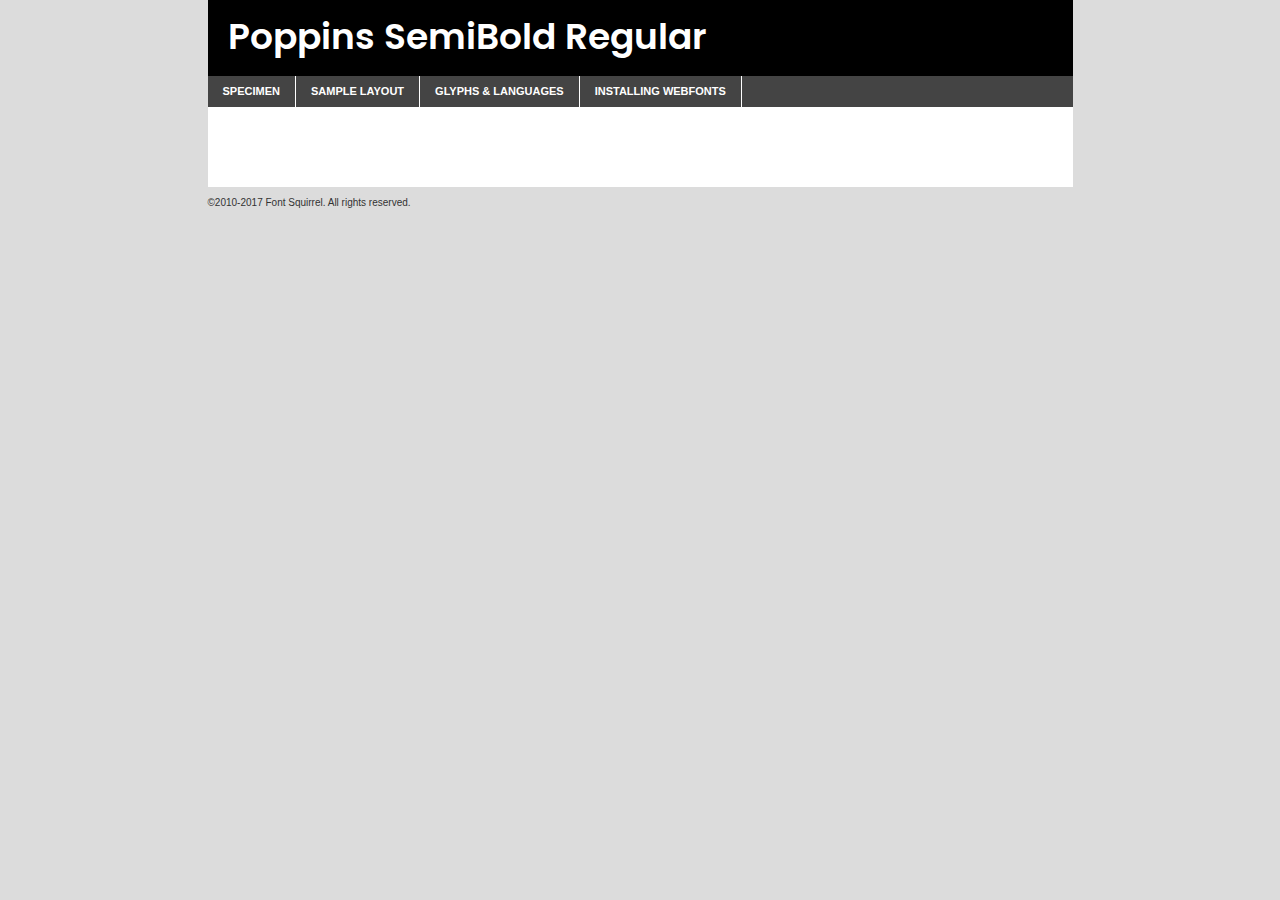
<file: components/fonts/poppins-semibold-demo.html>
<!DOCTYPE html PUBLIC "-//W3C//DTD XHTML 1.0 Transitional//EN"
	"http://www.w3.org/TR/xhtml1/DTD/xhtml1-transitional.dtd">

<html xmlns="http://www.w3.org/1999/xhtml" xml:lang="en" lang="en">
<head>
	<meta http-equiv="Content-Type" content="text/html; charset=utf-8" />
	<script src="http://ajax.googleapis.com/ajax/libs/jquery/1.7.2/jquery.min.js" type="text/javascript" charset="utf-8"></script>
	<script type="text/javascript">
	(function($){$.fn.easyTabs=function(option){var param=jQuery.extend({fadeSpeed:"fast",defaultContent:1,activeClass:'active'},option);$(this).each(function(){var thisId="#"+this.id;if(param.defaultContent==''){param.defaultContent=1;}
	if(typeof param.defaultContent=="number")
	{var defaultTab=$(thisId+" .tabs li:eq("+(param.defaultContent-1)+") a").attr('href').substr(1);}else{var defaultTab=param.defaultContent;}
	$(thisId+" .tabs li a").each(function(){var tabToHide=$(this).attr('href').substr(1);$("#"+tabToHide).addClass('easytabs-tab-content');});hideAll();changeContent(defaultTab);function hideAll(){$(thisId+" .easytabs-tab-content").hide();}
	function changeContent(tabId){hideAll();$(thisId+" .tabs li").removeClass(param.activeClass);$(thisId+" .tabs li a[href=#"+tabId+"]").closest('li').addClass(param.activeClass);if(param.fadeSpeed!="none")
	{$(thisId+" #"+tabId).fadeIn(param.fadeSpeed);}else{$(thisId+" #"+tabId).show();}}
	$(thisId+" .tabs li").click(function(){var tabId=$(this).find('a').attr('href').substr(1);changeContent(tabId);return false;});});}})(jQuery);
	</script>
	<link rel="stylesheet" href="specimen_files/specimen_stylesheet.css" type="text/css" charset="utf-8" />
	<link rel="stylesheet" href="stylesheet.css" type="text/css" charset="utf-8" />

	<style type="text/css">
					body{
				font-family: 'poppinssemibold';
							}
		</style>

	<title>Poppins SemiBold Regular Specimen</title>
	
	
	<script type="text/javascript" charset="utf-8">
		$(document).ready(function() {
			$('#container').easyTabs({defaultContent:1});
		});
	</script>
</head>

<body>
<div id="container">
	<div id="header">
		Poppins SemiBold Regular	</div>
	<ul class="tabs">
		<li><a href="#specimen">Specimen</a></li>
		<li><a href="#layout">Sample Layout</a></li>
				<li><a href="#glyphs">Glyphs &amp; Languages</a></li>
		<li><a href="#installing">Installing Webfonts</a></li>
		
	</ul>
	
	<div id="main_content">

		
			<div id="specimen">
		
				<div class="section">
					<div class="grid12 firstcol">
						<div class="huge">AaBb</div>
					</div>
				</div>
		
				<div class="section">
					<div class="glyph_range">A&#x200B;B&#x200b;C&#x200b;D&#x200b;E&#x200b;F&#x200b;G&#x200b;H&#x200b;I&#x200b;J&#x200b;K&#x200b;L&#x200b;M&#x200b;N&#x200b;O&#x200b;P&#x200b;Q&#x200b;R&#x200b;S&#x200b;T&#x200b;U&#x200b;V&#x200b;W&#x200b;X&#x200b;Y&#x200b;Z&#x200b;a&#x200b;b&#x200b;c&#x200b;d&#x200b;e&#x200b;f&#x200b;g&#x200b;h&#x200b;i&#x200b;j&#x200b;k&#x200b;l&#x200b;m&#x200b;n&#x200b;o&#x200b;p&#x200b;q&#x200b;r&#x200b;s&#x200b;t&#x200b;u&#x200b;v&#x200b;w&#x200b;x&#x200b;y&#x200b;z&#x200b;1&#x200b;2&#x200b;3&#x200b;4&#x200b;5&#x200b;6&#x200b;7&#x200b;8&#x200b;9&#x200b;0&#x200b;&amp;&#x200b;.&#x200b;,&#x200b;?&#x200b;!&#x200b;&#64;&#x200b;(&#x200b;)&#x200b;#&#x200b;$&#x200b;%&#x200b;*&#x200b;+&#x200b;-&#x200b;=&#x200b;:&#x200b;;</div>
				</div>
				<div class="section">
					<div class="grid12 firstcol">
						<table class="sample_table">
							<tr><td>10</td><td class="size10">abcdefghijklmnopqrstuvwxyzABCDEFGHIJKLMNOPQRSTUVWXYZ0123456789abcdefghijklmnopqrstuvwxyzABCDEFGHIJKLMNOPQRSTUVWXYZ0123456789abcdefghijklmnopqrstuvwxyzABCDEFGHIJKLMNOPQRSTUVWXYZ</td></tr>
							<tr><td>11</td><td class="size11">abcdefghijklmnopqrstuvwxyzABCDEFGHIJKLMNOPQRSTUVWXYZ0123456789abcdefghijklmnopqrstuvwxyzABCDEFGHIJKLMNOPQRSTUVWXYZ0123456789abcdefghijklmnopqrstuvwxyzABCDEFGHIJKLMNOPQRSTUVWXYZ</td></tr>
							<tr><td>12</td><td class="size12">abcdefghijklmnopqrstuvwxyzABCDEFGHIJKLMNOPQRSTUVWXYZ0123456789abcdefghijklmnopqrstuvwxyzABCDEFGHIJKLMNOPQRSTUVWXYZ0123456789abcdefghijklmnopqrstuvwxyzABCDEFGHIJKLMNOPQRSTUVWXYZ</td></tr>
							<tr><td>13</td><td class="size13">abcdefghijklmnopqrstuvwxyzABCDEFGHIJKLMNOPQRSTUVWXYZ0123456789abcdefghijklmnopqrstuvwxyzABCDEFGHIJKLMNOPQRSTUVWXYZ0123456789abcdefghijklmnopqrstuvwxyzABCDEFGHIJKLMNOPQRSTUVWXYZ</td></tr>
							<tr><td>14</td><td class="size14">abcdefghijklmnopqrstuvwxyzABCDEFGHIJKLMNOPQRSTUVWXYZ0123456789abcdefghijklmnopqrstuvwxyzABCDEFGHIJKLMNOPQRSTUVWXYZ0123456789abcdefghijklmnopqrstuvwxyzABCDEFGHIJKLMNOPQRSTUVWXYZ</td></tr>
							<tr><td>16</td><td class="size16">abcdefghijklmnopqrstuvwxyzABCDEFGHIJKLMNOPQRSTUVWXYZ0123456789abcdefghijklmnopqrstuvwxyzABCDEFGHIJKLMNOPQRSTUVWXYZ</td></tr>
							<tr><td>18</td><td class="size18">abcdefghijklmnopqrstuvwxyzABCDEFGHIJKLMNOPQRSTUVWXYZ0123456789abcdefghijklmnopqrstuvwxyzABCDEFGHIJKLMNOPQRSTUVWXYZ</td></tr>
							<tr><td>20</td><td class="size20">abcdefghijklmnopqrstuvwxyzABCDEFGHIJKLMNOPQRSTUVWXYZ0123456789abcdefghijklmnopqrstuvwxyzABCDEFGHIJKLMNOPQRSTUVWXYZ</td></tr>
							<tr><td>24</td><td class="size24">abcdefghijklmnopqrstuvwxyzABCDEFGHIJKLMNOPQRSTUVWXYZ0123456789abcdefghijklmnopqrstuvwxyzABCDEFGHIJKLMNOPQRSTUVWXYZ</td></tr>
							<tr><td>30</td><td class="size30">abcdefghijklmnopqrstuvwxyzABCDEFGHIJKLMNOPQRSTUVWXYZ0123456789abcdefghijklmnopqrstuvwxyzABCDEFGHIJKLMNOPQRSTUVWXYZ</td></tr>
							<tr><td>36</td><td class="size36">abcdefghijklmnopqrstuvwxyzABCDEFGHIJKLMNOPQRSTUVWXYZ0123456789abcdefghijklmnopqrstuvwxyzABCDEFGHIJKLMNOPQRSTUVWXYZ</td></tr>
							<tr><td>48</td><td class="size48">abcdefghijklmnopqrstuvwxyzABCDEFGHIJKLMNOPQRSTUVWXYZ0123456789abcdefghijklmnopqrstuvwxyzABCDEFGHIJKLMNOPQRSTUVWXYZ</td></tr>
							<tr><td>60</td><td class="size60">abcdefghijklmnopqrstuvwxyzABCDEFGHIJKLMNOPQRSTUVWXYZ0123456789abcdefghijklmnopqrstuvwxyzABCDEFGHIJKLMNOPQRSTUVWXYZ</td></tr>
							<tr><td>72</td><td class="size72">abcdefghijklmnopqrstuvwxyzABCDEFGHIJKLMNOPQRSTUVWXYZ0123456789abcdefghijklmnopqrstuvwxyzABCDEFGHIJKLMNOPQRSTUVWXYZ</td></tr>
							<tr><td>90</td><td class="size90">abcdefghijklmnopqrstuvwxyzABCDEFGHIJKLMNOPQRSTUVWXYZ0123456789abcdefghijklmnopqrstuvwxyzABCDEFGHIJKLMNOPQRSTUVWXYZ</td></tr>
						</table>
				
					</div>
			
				</div>
		
		
		
								<div class="section" id="bodycomparison">


										<div id="xheight">
				<div class="fontbody">&#x25FC;&#x25FC;&#x25FC;&#x25FC;&#x25FC;&#x25FC;&#x25FC;&#x25FC;&#x25FC;&#x25FC;&#x25FC;&#x25FC;&#x25FC;&#x25FC;&#x25FC;&#x25FC;&#x25FC;&#x25FC;&#x25FC;&#x25FC;&#x25FC;&#x25FC;&#x25FC;&#x25FC;&#x25FC;&#x25FC;&#x25FC;&#x25FC;&#x25FC;&#x25FC;&#x25FC;&#x25FC;&#x25FC;&#x25FC;&#x25FC;&#x25FC;&#x25FC;&#x25FC;&#x25FC;&#x25FC;&#x25FC;&#x25FC;&#x25FC;&#x25FC;&#x25FC;&#x25FC;&#x25FC;&#x25FC;&#x25FC;&#x25FC;&#x25FC;&#x25FC;&#x25FC;&#x25FC;&#x25FC;&#x25FC;&#x25FC;&#x25FC;&#x25FC;&#x25FC;&#x25FC;&#x25FC;&#x25FC;&#x25FC;&#x25FC;&#x25FC;&#x25FC;&#x25FC;&#x25FC;&#x25FC;&#x25FC;&#x25FC;&#x25FC;&#x25FC;&#x25FC;&#x25FC;&#x25FC;&#x25FC;&#x25FC;&#x25FC;&#x25FC;&#x25FC;&#x25FC;&#x25FC;&#x25FC;&#x25FC;&#x25FC;&#x25FC;&#x25FC;&#x25FC;&#x25FC;&#x25FC;&#x25FC;&#x25FC;&#x25FC;&#x25FC;&#x25FC;&#x25FC;&#x25FC;body</div><div class="arialbody">body</div><div class="verdanabody">body</div><div class="georgiabody">body</div></div>
										<div class="fontbody" style="z-index:1">
											body<span>Poppins SemiBold Regular</span>
										</div>
										<div class="arialbody" style="z-index:1">
											body<span>Arial</span>
										</div>
										<div class="verdanabody" style="z-index:1">
											body<span>Verdana</span>
										</div>
										<div class="georgiabody" style="z-index:1">
											body<span>Georgia</span>
										</div>



								</div>
		
		
				<div class="section psample psample_row1" id="">
					
					<div class="grid2 firstcol">
						<p class="size10"><span>10.</span>Aenean lacinia bibendum nulla sed consectetur. Fusce dapibus, tellus ac cursus commodo, tortor mauris condimentum nibh, ut fermentum massa justo sit amet risus. Nullam id dolor id nibh ultricies vehicula ut id elit. Cum sociis natoque penatibus et magnis dis parturient montes, nascetur ridiculus mus. Nulla vitae elit libero, a pharetra augue.</p>
			
					</div>
					<div class="grid3">
						<p class="size11"><span>11.</span>Aenean lacinia bibendum nulla sed consectetur. Fusce dapibus, tellus ac cursus commodo, tortor mauris condimentum nibh, ut fermentum massa justo sit amet risus. Nullam id dolor id nibh ultricies vehicula ut id elit. Cum sociis natoque penatibus et magnis dis parturient montes, nascetur ridiculus mus. Nulla vitae elit libero, a pharetra augue.</p>
			
					</div>
					<div class="grid3">
						<p class="size12"><span>12.</span>Aenean lacinia bibendum nulla sed consectetur. Fusce dapibus, tellus ac cursus commodo, tortor mauris condimentum nibh, ut fermentum massa justo sit amet risus. Nullam id dolor id nibh ultricies vehicula ut id elit. Cum sociis natoque penatibus et magnis dis parturient montes, nascetur ridiculus mus. Nulla vitae elit libero, a pharetra augue.</p>
			
					</div>
					<div class="grid4">
						<p class="size13"><span>13.</span>Aenean lacinia bibendum nulla sed consectetur. Fusce dapibus, tellus ac cursus commodo, tortor mauris condimentum nibh, ut fermentum massa justo sit amet risus. Nullam id dolor id nibh ultricies vehicula ut id elit. Cum sociis natoque penatibus et magnis dis parturient montes, nascetur ridiculus mus. Nulla vitae elit libero, a pharetra augue.</p>
			
					</div>
					<div class="white_blend"></div>
					
				</div>
				<div class="section psample psample_row2" id="">
					<div class="grid3 firstcol">
						<p class="size14"><span>14.</span>Aenean lacinia bibendum nulla sed consectetur. Fusce dapibus, tellus ac cursus commodo, tortor mauris condimentum nibh, ut fermentum massa justo sit amet risus. Nullam id dolor id nibh ultricies vehicula ut id elit. Cum sociis natoque penatibus et magnis dis parturient montes, nascetur ridiculus mus. Nulla vitae elit libero, a pharetra augue.</p>
			
					</div>
					<div class="grid4">
						<p class="size16"><span>16.</span>Aenean lacinia bibendum nulla sed consectetur. Fusce dapibus, tellus ac cursus commodo, tortor mauris condimentum nibh, ut fermentum massa justo sit amet risus. Nullam id dolor id nibh ultricies vehicula ut id elit. Cum sociis natoque penatibus et magnis dis parturient montes, nascetur ridiculus mus. Nulla vitae elit libero, a pharetra augue.</p>
			
					</div>
					<div class="grid5">
						<p class="size18"><span>18.</span>Aenean lacinia bibendum nulla sed consectetur. Fusce dapibus, tellus ac cursus commodo, tortor mauris condimentum nibh, ut fermentum massa justo sit amet risus. Nullam id dolor id nibh ultricies vehicula ut id elit. Cum sociis natoque penatibus et magnis dis parturient montes, nascetur ridiculus mus. Nulla vitae elit libero, a pharetra augue.</p>
			
					</div>

					<div class="white_blend"></div>

				</div>
				
				<div class="section psample psample_row3" id="">
					<div class="grid5 firstcol">
						<p class="size20"><span>20.</span>Aenean lacinia bibendum nulla sed consectetur. Fusce dapibus, tellus ac cursus commodo, tortor mauris condimentum nibh, ut fermentum massa justo sit amet risus. Nullam id dolor id nibh ultricies vehicula ut id elit. Cum sociis natoque penatibus et magnis dis parturient montes, nascetur ridiculus mus. Nulla vitae elit libero, a pharetra augue.</p>
					</div>
					<div class="grid7">
						<p class="size24"><span>24.</span>Aenean lacinia bibendum nulla sed consectetur. Fusce dapibus, tellus ac cursus commodo, tortor mauris condimentum nibh, ut fermentum massa justo sit amet risus. Nullam id dolor id nibh ultricies vehicula ut id elit. Cum sociis natoque penatibus et magnis dis parturient montes, nascetur ridiculus mus. Nulla vitae elit libero, a pharetra augue.</p>
					</div>
					
					<div class="white_blend"></div>
					
				</div>
				
				<div class="section psample psample_row4" id="">
					<div class="grid12 firstcol">
						<p class="size30"><span>30.</span>Aenean lacinia bibendum nulla sed consectetur. Fusce dapibus, tellus ac cursus commodo, tortor mauris condimentum nibh, ut fermentum massa justo sit amet risus. Nullam id dolor id nibh ultricies vehicula ut id elit. Cum sociis natoque penatibus et magnis dis parturient montes, nascetur ridiculus mus. Nulla vitae elit libero, a pharetra augue.</p>
					</div>
					<div class="white_blend"></div>
					
				</div>
				
				
				
				<div class="section psample psample_row1 fullreverse">
					<div class="grid2 firstcol">
						<p class="size10"><span>10.</span>Aenean lacinia bibendum nulla sed consectetur. Fusce dapibus, tellus ac cursus commodo, tortor mauris condimentum nibh, ut fermentum massa justo sit amet risus. Nullam id dolor id nibh ultricies vehicula ut id elit. Cum sociis natoque penatibus et magnis dis parturient montes, nascetur ridiculus mus. Nulla vitae elit libero, a pharetra augue.</p>
			
					</div>
					<div class="grid3">
						<p class="size11"><span>11.</span>Aenean lacinia bibendum nulla sed consectetur. Fusce dapibus, tellus ac cursus commodo, tortor mauris condimentum nibh, ut fermentum massa justo sit amet risus. Nullam id dolor id nibh ultricies vehicula ut id elit. Cum sociis natoque penatibus et magnis dis parturient montes, nascetur ridiculus mus. Nulla vitae elit libero, a pharetra augue.</p>
			
					</div>
					<div class="grid3">
						<p class="size12"><span>12.</span>Aenean lacinia bibendum nulla sed consectetur. Fusce dapibus, tellus ac cursus commodo, tortor mauris condimentum nibh, ut fermentum massa justo sit amet risus. Nullam id dolor id nibh ultricies vehicula ut id elit. Cum sociis natoque penatibus et magnis dis parturient montes, nascetur ridiculus mus. Nulla vitae elit libero, a pharetra augue.</p>
			
					</div>
					<div class="grid4">
						<p class="size13"><span>13.</span>Aenean lacinia bibendum nulla sed consectetur. Fusce dapibus, tellus ac cursus commodo, tortor mauris condimentum nibh, ut fermentum massa justo sit amet risus. Nullam id dolor id nibh ultricies vehicula ut id elit. Cum sociis natoque penatibus et magnis dis parturient montes, nascetur ridiculus mus. Nulla vitae elit libero, a pharetra augue.</p>
			
					</div>
					<div class="black_blend"></div>
					
				</div>
				
				<div class="section psample psample_row2 fullreverse">
					<div class="grid3 firstcol">
						<p class="size14"><span>14.</span>Aenean lacinia bibendum nulla sed consectetur. Fusce dapibus, tellus ac cursus commodo, tortor mauris condimentum nibh, ut fermentum massa justo sit amet risus. Nullam id dolor id nibh ultricies vehicula ut id elit. Cum sociis natoque penatibus et magnis dis parturient montes, nascetur ridiculus mus. Nulla vitae elit libero, a pharetra augue.</p>
			
					</div>
					<div class="grid4">
						<p class="size16"><span>16.</span>Aenean lacinia bibendum nulla sed consectetur. Fusce dapibus, tellus ac cursus commodo, tortor mauris condimentum nibh, ut fermentum massa justo sit amet risus. Nullam id dolor id nibh ultricies vehicula ut id elit. Cum sociis natoque penatibus et magnis dis parturient montes, nascetur ridiculus mus. Nulla vitae elit libero, a pharetra augue.</p>
			
					</div>
					<div class="grid5">
						<p class="size18"><span>18.</span>Aenean lacinia bibendum nulla sed consectetur. Fusce dapibus, tellus ac cursus commodo, tortor mauris condimentum nibh, ut fermentum massa justo sit amet risus. Nullam id dolor id nibh ultricies vehicula ut id elit. Cum sociis natoque penatibus et magnis dis parturient montes, nascetur ridiculus mus. Nulla vitae elit libero, a pharetra augue.</p>
			
					</div>
					<div class="black_blend"></div>

				</div>
				
				<div class="section psample fullreverse psample_row3" id="">
					<div class="grid5 firstcol">
						<p class="size20"><span>20.</span>Aenean lacinia bibendum nulla sed consectetur. Fusce dapibus, tellus ac cursus commodo, tortor mauris condimentum nibh, ut fermentum massa justo sit amet risus. Nullam id dolor id nibh ultricies vehicula ut id elit. Cum sociis natoque penatibus et magnis dis parturient montes, nascetur ridiculus mus. Nulla vitae elit libero, a pharetra augue.</p>
					</div>
					<div class="grid7">
						<p class="size24"><span>24.</span>Aenean lacinia bibendum nulla sed consectetur. Fusce dapibus, tellus ac cursus commodo, tortor mauris condimentum nibh, ut fermentum massa justo sit amet risus. Nullam id dolor id nibh ultricies vehicula ut id elit. Cum sociis natoque penatibus et magnis dis parturient montes, nascetur ridiculus mus. Nulla vitae elit libero, a pharetra augue.</p>
					</div>
					
					<div class="black_blend"></div>
					
				</div>
				
				<div class="section psample fullreverse psample_row4" id="" style="border-bottom: 20px #000 solid;">
					<div class="grid12 firstcol">
						<p class="size30"><span>30.</span>Aenean lacinia bibendum nulla sed consectetur. Fusce dapibus, tellus ac cursus commodo, tortor mauris condimentum nibh, ut fermentum massa justo sit amet risus. Nullam id dolor id nibh ultricies vehicula ut id elit. Cum sociis natoque penatibus et magnis dis parturient montes, nascetur ridiculus mus. Nulla vitae elit libero, a pharetra augue.</p>
					</div>
					<div class="black_blend"></div>
					
				</div>
				
				
				
				
			</div>
			
			<div id="layout">
				
				<div class="section">
					
					<div class="grid12 firstcol">
						<h1>Lorem Ipsum Dolor</h1>
						<h2>Etiam porta sem malesuada magna mollis euismod</h2>
						
						<p class="byline">By <a href="#link">Aenean Lacinia</a></p>
					</div>
				</div>
				<div class="section">
					<div class="grid8 firstcol">
						<p class="large">Donec sed odio dui. Morbi leo risus, porta ac consectetur ac, vestibulum at eros. Fusce dapibus, tellus ac cursus commodo, tortor mauris condimentum nibh, ut fermentum massa justo sit amet risus. </p>

						
						<h3>Pellentesque ornare sem</h3>

						<p>Maecenas sed diam eget risus varius blandit sit amet non magna. Maecenas faucibus mollis interdum. Donec ullamcorper nulla non metus auctor fringilla. Nullam id dolor id nibh ultricies vehicula ut id elit. Nullam id dolor id nibh ultricies vehicula ut id elit. </p>

						<p>Aenean eu leo quam. Pellentesque ornare sem lacinia quam venenatis vestibulum. Lorem ipsum dolor sit amet, consectetur adipiscing elit. Cum sociis natoque penatibus et magnis dis parturient montes, nascetur ridiculus mus. </p>

						<p>Nulla vitae elit libero, a pharetra augue. Praesent commodo cursus magna, vel scelerisque nisl consectetur et. Aenean lacinia bibendum nulla sed consectetur. </p>

						<p>Nullam quis risus eget urna mollis ornare vel eu leo. Nullam quis risus eget urna mollis ornare vel eu leo. Maecenas sed diam eget risus varius blandit sit amet non magna. Donec ullamcorper nulla non metus auctor fringilla. </p>

						<h3>Cras mattis consectetur</h3>

						<p>Aenean eu leo quam. Pellentesque ornare sem lacinia quam venenatis vestibulum. Aenean lacinia bibendum nulla sed consectetur. Integer posuere erat a ante venenatis dapibus posuere velit aliquet. Cras mattis consectetur purus sit amet fermentum. </p>

						<p>Nullam id dolor id nibh ultricies vehicula ut id elit. Nullam quis risus eget urna mollis ornare vel eu leo. Cras mattis consectetur purus sit amet fermentum.</p>
					</div>
					
					<div class="grid4 sidebar">
						
						<div class="box reverse">
							<p class="last">Nullam quis risus eget urna mollis ornare vel eu leo. Donec ullamcorper nulla non metus auctor fringilla. Cras mattis consectetur purus sit amet fermentum. Sed posuere consectetur est at lobortis. Lorem ipsum dolor sit amet, consectetur adipiscing elit. </p>
						</div>
						
						<p class="caption">Maecenas sed diam eget risus varius.</p>

						<p>Vestibulum id ligula porta felis euismod semper. Integer posuere erat a ante venenatis dapibus posuere velit aliquet. Vestibulum id ligula porta felis euismod semper. Sed posuere consectetur est at lobortis. Maecenas sed diam eget risus varius blandit sit amet non magna. Fusce dapibus, tellus ac cursus commodo, tortor mauris condimentum nibh, ut fermentum massa justo sit amet risus. </p>

					

						<p>Duis mollis, est non commodo luctus, nisi erat porttitor ligula, eget lacinia odio sem nec elit. Aenean lacinia bibendum nulla sed consectetur. Vivamus sagittis lacus vel augue laoreet rutrum faucibus dolor auctor. Aenean lacinia bibendum nulla sed consectetur. Nullam quis risus eget urna mollis ornare vel eu leo. </p>

						<p>Praesent commodo cursus magna, vel scelerisque nisl consectetur et. Donec ullamcorper nulla non metus auctor fringilla. Maecenas faucibus mollis interdum. Fusce dapibus, tellus ac cursus commodo, tortor mauris condimentum nibh, ut fermentum massa justo sit amet risus. </p>

					</div>
				</div>
				
			</div>


			



		<div id="glyphs">
			<div class="section">
				<div class="grid12 firstcol">
			
				<h1>Language Support</h1>
				<p>The subset of Poppins SemiBold Regular in this kit supports the following languages:<br />
			
					English, Arrernte, Bislama, Cebuano, Fijian, Gilbertese, Hmong, Ibanag, Iloko_ilokano, Interglossa_glosa, Interlingua, Lojban, Manx, Norfolk_pitcairnese, Oromo, Rotokas, Samoan, Sardinian, Seychelles_creole, Shona, Somali, Southern_ndebele, Swahili, Swati_swazi, Tok_pisin, Warlpiri, Xhosa, Zulu, Latinbasic, Demo				</p>
				<h1>Glyph Chart</h1>
				<p>The subset of Poppins SemiBold Regular in this kit includes all the glyphs listed below. Unicode entities are included above each glyph to help you insert individual characters into your layout.</p>
				<div id="glyph_chart">
			
																														 <div><p>&amp;#13;</p>&#13;</div>
																				 <div><p>&amp;#32;</p>&#32;</div>
																				 <div><p>&amp;#33;</p>&#33;</div>
																				 <div><p>&amp;#34;</p>&#34;</div>
																				 <div><p>&amp;#35;</p>&#35;</div>
																				 <div><p>&amp;#36;</p>&#36;</div>
																				 <div><p>&amp;#37;</p>&#37;</div>
																				 <div><p>&amp;#38;</p>&#38;</div>
																				 <div><p>&amp;#39;</p>&#39;</div>
																				 <div><p>&amp;#40;</p>&#40;</div>
																				 <div><p>&amp;#41;</p>&#41;</div>
																				 <div><p>&amp;#42;</p>&#42;</div>
																				 <div><p>&amp;#43;</p>&#43;</div>
																				 <div><p>&amp;#44;</p>&#44;</div>
																				 <div><p>&amp;#46;</p>&#46;</div>
																				 <div><p>&amp;#47;</p>&#47;</div>
																				 <div><p>&amp;#48;</p>&#48;</div>
																				 <div><p>&amp;#49;</p>&#49;</div>
																				 <div><p>&amp;#50;</p>&#50;</div>
																				 <div><p>&amp;#51;</p>&#51;</div>
																				 <div><p>&amp;#52;</p>&#52;</div>
																				 <div><p>&amp;#53;</p>&#53;</div>
																				 <div><p>&amp;#54;</p>&#54;</div>
																				 <div><p>&amp;#55;</p>&#55;</div>
																				 <div><p>&amp;#56;</p>&#56;</div>
																				 <div><p>&amp;#57;</p>&#57;</div>
																				 <div><p>&amp;#60;</p>&#60;</div>
																				 <div><p>&amp;#61;</p>&#61;</div>
																				 <div><p>&amp;#62;</p>&#62;</div>
																				 <div><p>&amp;#63;</p>&#63;</div>
																				 <div><p>&amp;#64;</p>&#64;</div>
																				 <div><p>&amp;#65;</p>&#65;</div>
																				 <div><p>&amp;#66;</p>&#66;</div>
																				 <div><p>&amp;#67;</p>&#67;</div>
																				 <div><p>&amp;#68;</p>&#68;</div>
																				 <div><p>&amp;#69;</p>&#69;</div>
																				 <div><p>&amp;#70;</p>&#70;</div>
																				 <div><p>&amp;#71;</p>&#71;</div>
																				 <div><p>&amp;#72;</p>&#72;</div>
																				 <div><p>&amp;#73;</p>&#73;</div>
																				 <div><p>&amp;#74;</p>&#74;</div>
																				 <div><p>&amp;#75;</p>&#75;</div>
																				 <div><p>&amp;#76;</p>&#76;</div>
																				 <div><p>&amp;#77;</p>&#77;</div>
																				 <div><p>&amp;#78;</p>&#78;</div>
																				 <div><p>&amp;#79;</p>&#79;</div>
																				 <div><p>&amp;#80;</p>&#80;</div>
																				 <div><p>&amp;#81;</p>&#81;</div>
																				 <div><p>&amp;#82;</p>&#82;</div>
																				 <div><p>&amp;#83;</p>&#83;</div>
																				 <div><p>&amp;#84;</p>&#84;</div>
																				 <div><p>&amp;#85;</p>&#85;</div>
																				 <div><p>&amp;#86;</p>&#86;</div>
																				 <div><p>&amp;#87;</p>&#87;</div>
																				 <div><p>&amp;#88;</p>&#88;</div>
																				 <div><p>&amp;#89;</p>&#89;</div>
																				 <div><p>&amp;#90;</p>&#90;</div>
																				 <div><p>&amp;#91;</p>&#91;</div>
																				 <div><p>&amp;#92;</p>&#92;</div>
																				 <div><p>&amp;#93;</p>&#93;</div>
																				 <div><p>&amp;#94;</p>&#94;</div>
																				 <div><p>&amp;#95;</p>&#95;</div>
																				 <div><p>&amp;#96;</p>&#96;</div>
																				 <div><p>&amp;#97;</p>&#97;</div>
																				 <div><p>&amp;#98;</p>&#98;</div>
																				 <div><p>&amp;#99;</p>&#99;</div>
																				 <div><p>&amp;#100;</p>&#100;</div>
																				 <div><p>&amp;#101;</p>&#101;</div>
																				 <div><p>&amp;#102;</p>&#102;</div>
																				 <div><p>&amp;#103;</p>&#103;</div>
																				 <div><p>&amp;#104;</p>&#104;</div>
																				 <div><p>&amp;#105;</p>&#105;</div>
																				 <div><p>&amp;#106;</p>&#106;</div>
																				 <div><p>&amp;#107;</p>&#107;</div>
																				 <div><p>&amp;#108;</p>&#108;</div>
																				 <div><p>&amp;#109;</p>&#109;</div>
																				 <div><p>&amp;#110;</p>&#110;</div>
																				 <div><p>&amp;#111;</p>&#111;</div>
																				 <div><p>&amp;#112;</p>&#112;</div>
																				 <div><p>&amp;#113;</p>&#113;</div>
																				 <div><p>&amp;#114;</p>&#114;</div>
																				 <div><p>&amp;#115;</p>&#115;</div>
																				 <div><p>&amp;#116;</p>&#116;</div>
																				 <div><p>&amp;#117;</p>&#117;</div>
																				 <div><p>&amp;#118;</p>&#118;</div>
																				 <div><p>&amp;#119;</p>&#119;</div>
																				 <div><p>&amp;#120;</p>&#120;</div>
																				 <div><p>&amp;#121;</p>&#121;</div>
																				 <div><p>&amp;#122;</p>&#122;</div>
																				 <div><p>&amp;#123;</p>&#123;</div>
																				 <div><p>&amp;#124;</p>&#124;</div>
																				 <div><p>&amp;#125;</p>&#125;</div>
																				 <div><p>&amp;#126;</p>&#126;</div>
																				 <div><p>&amp;#160;</p>&#160;</div>
																				 <div><p>&amp;#161;</p>&#161;</div>
																				 <div><p>&amp;#162;</p>&#162;</div>
																				 <div><p>&amp;#163;</p>&#163;</div>
																				 <div><p>&amp;#164;</p>&#164;</div>
																				 <div><p>&amp;#165;</p>&#165;</div>
																				 <div><p>&amp;#166;</p>&#166;</div>
																				 <div><p>&amp;#167;</p>&#167;</div>
																				 <div><p>&amp;#168;</p>&#168;</div>
																				 <div><p>&amp;#169;</p>&#169;</div>
																				 <div><p>&amp;#170;</p>&#170;</div>
																				 <div><p>&amp;#171;</p>&#171;</div>
																				 <div><p>&amp;#172;</p>&#172;</div>
																				 <div><p>&amp;#174;</p>&#174;</div>
																				 <div><p>&amp;#175;</p>&#175;</div>
																				 <div><p>&amp;#176;</p>&#176;</div>
																				 <div><p>&amp;#177;</p>&#177;</div>
																				 <div><p>&amp;#178;</p>&#178;</div>
																				 <div><p>&amp;#179;</p>&#179;</div>
																				 <div><p>&amp;#180;</p>&#180;</div>
																				 <div><p>&amp;#181;</p>&#181;</div>
																				 <div><p>&amp;#182;</p>&#182;</div>
																				 <div><p>&amp;#184;</p>&#184;</div>
																				 <div><p>&amp;#185;</p>&#185;</div>
																				 <div><p>&amp;#186;</p>&#186;</div>
																				 <div><p>&amp;#187;</p>&#187;</div>
																				 <div><p>&amp;#188;</p>&#188;</div>
																				 <div><p>&amp;#189;</p>&#189;</div>
																				 <div><p>&amp;#190;</p>&#190;</div>
																				 <div><p>&amp;#191;</p>&#191;</div>
																				 <div><p>&amp;#198;</p>&#198;</div>
																				 <div><p>&amp;#199;</p>&#199;</div>
																				 <div><p>&amp;#208;</p>&#208;</div>
																				 <div><p>&amp;#215;</p>&#215;</div>
																				 <div><p>&amp;#216;</p>&#216;</div>
																				 <div><p>&amp;#222;</p>&#222;</div>
																				 <div><p>&amp;#223;</p>&#223;</div>
																				 <div><p>&amp;#230;</p>&#230;</div>
																				 <div><p>&amp;#231;</p>&#231;</div>
																				 <div><p>&amp;#240;</p>&#240;</div>
																				 <div><p>&amp;#247;</p>&#247;</div>
																				 <div><p>&amp;#248;</p>&#248;</div>
																				 <div><p>&amp;#254;</p>&#254;</div>
																				 <div><p>&amp;#305;</p>&#305;</div>
																				 <div><p>&amp;#338;</p>&#338;</div>
																				 <div><p>&amp;#339;</p>&#339;</div>
																				 <div><p>&amp;#710;</p>&#710;</div>
																				 <div><p>&amp;#730;</p>&#730;</div>
																				 <div><p>&amp;#732;</p>&#732;</div>
																				 <div><p>&amp;#8192;</p>&#8192;</div>
																				 <div><p>&amp;#8193;</p>&#8193;</div>
																				 <div><p>&amp;#8194;</p>&#8194;</div>
																				 <div><p>&amp;#8195;</p>&#8195;</div>
																				 <div><p>&amp;#8196;</p>&#8196;</div>
																				 <div><p>&amp;#8197;</p>&#8197;</div>
																				 <div><p>&amp;#8198;</p>&#8198;</div>
																				 <div><p>&amp;#8199;</p>&#8199;</div>
																				 <div><p>&amp;#8200;</p>&#8200;</div>
																				 <div><p>&amp;#8201;</p>&#8201;</div>
																				 <div><p>&amp;#8202;</p>&#8202;</div>
																				 <div><p>&amp;#8211;</p>&#8211;</div>
																				 <div><p>&amp;#8212;</p>&#8212;</div>
																				 <div><p>&amp;#8216;</p>&#8216;</div>
																				 <div><p>&amp;#8217;</p>&#8217;</div>
																				 <div><p>&amp;#8218;</p>&#8218;</div>
																				 <div><p>&amp;#8220;</p>&#8220;</div>
																				 <div><p>&amp;#8221;</p>&#8221;</div>
																				 <div><p>&amp;#8222;</p>&#8222;</div>
																				 <div><p>&amp;#8226;</p>&#8226;</div>
																				 <div><p>&amp;#8239;</p>&#8239;</div>
																				 <div><p>&amp;#8249;</p>&#8249;</div>
																				 <div><p>&amp;#8250;</p>&#8250;</div>
																				 <div><p>&amp;#8287;</p>&#8287;</div>
																				 <div><p>&amp;#8364;</p>&#8364;</div>
																				 <div><p>&amp;#8482;</p>&#8482;</div>
																				 <div><p>&amp;#8722;</p>&#8722;</div>
																				 <div><p>&amp;#9724;</p>&#9724;</div>
																				 <div><p>&amp;#64257;</p>&#64257;</div>
																																																</div>	
				</div>
		
		
			</div>
		</div>
		
		
		<div id="specs">
			
		</div>
	
		<div id="installing">
			<div class="section">
				<div class="grid7 firstcol">
					<h1>Installing Webfonts</h1>
					
					<p>Webfonts are supported by all major browser platforms but not all in the same way. There are currently four different font formats that must be included in order to target all browsers. This includes TTF, WOFF, EOT and SVG.</p>
					
					<h2>1. Upload your webfonts</h2>
					<p>You must upload your webfont kit to your website. They should be in or near the same directory as your CSS files.</p>
					
					<h2>2. Include the webfont stylesheet</h2>
					<p>A special CSS @font-face declaration helps the various browsers select the appropriate font it needs without causing you a bunch of headaches. Learn more about this syntax by reading the <a href="https://www.fontspring.com/blog/further-hardening-of-the-bulletproof-syntax">Fontspring blog post</a> about it. The code for it is as follows:</p>


<code>
@font-face{ 
	font-family: 'MyWebFont';
	src: url('WebFont.eot');
	src: url('WebFont.eot?#iefix') format('embedded-opentype'),
	     url('WebFont.woff') format('woff'),
	     url('WebFont.ttf') format('truetype'),
	     url('WebFont.svg#webfont') format('svg');
}
</code>

	<p>We've already gone ahead and generated the code for you. All you have to do is link to the stylesheet in your HTML, like this:</p>
	<code>&lt;link rel=&quot;stylesheet&quot; href=&quot;stylesheet.css&quot; type=&quot;text/css&quot; charset=&quot;utf-8&quot; /&gt;</code>

					<h2>3. Modify your own stylesheet</h2>
					<p>To take advantage of your new fonts, you must tell your stylesheet to use them. Look at the original @font-face declaration above and find the property called "font-family." The name linked there will be what you use to reference the font. Prepend that webfont name to the font stack in the "font-family" property, inside the selector you want to change. For example:</p>
<code>p { font-family: 'WebFont', Arial, sans-serif; }</code>

<h2>4. Test</h2>
<p>Getting webfonts to work cross-browser <em>can</em> be tricky. Use the information in the sidebar to help you if you find that fonts aren't loading in a particular browser.</p>
				</div>
				
				<div class="grid5 sidebar">
					<div class="box">
						<h2>Troubleshooting<br />Font-Face Problems</h2>
						<p>Having trouble getting your webfonts to load in your new website? Here are some tips to sort out what might be the problem.</p>

						<h3>Fonts not showing in any browser</h3>

						<p>This sounds like you need to work on the plumbing. You either did not upload the fonts to the correct directory, or you did not link the fonts properly in the CSS. If you've confirmed that all this is correct and you still have a problem, take a look at your .htaccess file and see if requests are getting intercepted.</p>

						<h3>Fonts not loading in iPhone or iPad</h3>

						<p>The most common problem here is that you are serving the fonts from an IIS server. IIS refuses to serve files that have unknown MIME types. If that is the case, you must set the MIME type for SVG to "image/svg+xml" in the server settings. Follow these instructions from Microsoft if you need help.</p>

						<h3>Fonts not loading in Firefox</h3>

						<p>The primary reason for this failure? You are still using a version Firefox older than 3.5. So upgrade already! If that isn't it, then you are very likely serving fonts from a different domain. Firefox requires that all font assets be served from the same domain. Lastly it is possible that you need to add WOFF to your list of MIME types (if you are serving via IIS.)</p>

						<h3>Fonts not loading in IE</h3>

						<p>Are you looking at Internet Explorer on an actual Windows machine or are you cheating by using a service like Adobe BrowserLab? Many of these screenshot services do not render @font-face for IE. Best to test it on a real machine.</p>

						<h3>Fonts not loading in IE9</h3>

						<p>IE9, like Firefox, requires that fonts be served from the same domain as the website. Make sure that is the case.</p>
					</div>
				</div>
			</div>
			
		</div>
	
	</div>
	<div id="footer">
		<p>&copy;2010-2017 Font Squirrel. All rights reserved.</p>
	</div>
</div>
</body>
</html>
</file>
<file: styles/style.css>
body{
    background-color: rgb(34, 34, 34);
    color: white;
    font-family: poppinsregular;
    max-width: 1200px;
    margin: 0 auto;
    padding: 15px;
}

header{
    display: flex;
    flex-direction: row;
    justify-content: space-between;
    align-items: center;
}

#title{
    flex-direction: column;
    line-height: 10px;
}

li{
    display: inline-block;
    margin: 8px;
}

a{
    color: white;
    font-size: 12px;
}

a:hover{
    color: rgb(132, 14, 201);
    transition: 0.3s all;
}


h1{
    font-weight: 200;
}

main{
    display: flex;
    flex-direction: row;
    margin-top: 100px;
    
}

h2{
    font-size: 56px;
    line-height: 10px;
    font-family: poppinsmedium;
}

span{
    color: rgb(132, 14, 201);
}

p{
    line-height: 20px;
    max-width: 500px;
    font-family: poppinslight;
}

img{
    width: 580px;
}


button{
    height: 50px;
    width: 50px;
    background-color: rgb(132, 14, 201);
    border-radius: 10px;
    border: none;
    width: 400px;
    font-family: 'Gill Sans', 'Gill Sans MT', Calibri, 'Trebuchet MS', sans-serif;
    line-height: 20px;
    margin-top: 20px;
    cursor: pointer;
}


#saibamais{
    text-align: center;
}

article{
    padding-left: 130px;
}

.sobre{
   margin-bottom: 60px;

}

.sobre h2{
    font-size: 50px;
}

.sobre p{
    font-size: 12px;
}

.vant{
    display:inline-flexbox;
    flex-direction: row;
    justify-content: space-between;
    margin-left: 45px;
    margin-top: 20px;
}

.vant p{
    text-align: center;
    font-size:12px;
}

.vant h2{
    margin-left: 100px;
}

.desv{
    text-align: center;
    margin-left: 600px;
    margin-top: -290px;
}

.desv p{
 font-size: 12px;
 margin-left: 10px;
}

.desv h2{
    margin-left: 12px;
}

#imagem2{
    width: 470px;
    height: 350px;
    display: flex;
    margin-left: -500px;
    border-radius: 10%;
    margin-top: 50px;
}

.nesc{
    margin-left: 650px;
    margin-top: -250px;
    text-align: center;
}

.nesc h2{
    font-size: 25px;
}

.nesc li{
    font-size: 15px;
    display: list-item;
}

.cursos{
    margin-top: 100px;
    justify-content: right;
}

.cursos h2{
    font-size: 20px;
    text-align: left;
}

.cursos p{
    font-size: 15px;
    display: flex;
    font-family: Verdana, Geneva, Tahoma, sans-serif;
}

#linkcurso{
display: flex;
margin-top: 0px;
}

#livros{
    margin-left:200px;
    margin-top: -110px;
}

#linklivros{
    display: flex;
    margin-left:200px;
    margin-top: 0px;
}

#exp{
    font-size: 12px;
    margin-top: -200px;
    margin-left: 650px;
    text-align: center;
    font-family: poppinsmedium;
    font-weight: bold;
}

.aplic p{
    margin-top: 0px;
}

.causo{
    margin-left: 800px;
    margin-top: -550px;

}

.causo h2{
    font-size: 20px;
}

.causo p{
    font-size:12px;
}


.yvideo{
    margin-top: 420px;
    margin-left: -650px;
    border-radius: 3%;
}


.desintro{
    margin: 70px;
}

.desintro h2{
  font-size: 30px;
}

.datuais{
    margin: 70px;
    font-size: 10px;
    margin-top: -40px;
}
.datuais h2{
    font-size: 22px;
}

.datuais p{
    font-size: 12px;
}

.oportu {
    margin-left: 700px;
    margin-top: -520px;
    
}

.oportu h2{
    font-size: 25px;
    text-align: center;
}

.oportu p{
    font-size: 12px;
    text-align: center;
    
}

#opp{
    color: blueviolet;
    font-size: 20px;;
    font-family: poppinsmedium;
}

.up p{
    font-size: 20px;
    color:blueviolet;
}
.up a{
    font-size: 20px;
}
.up {
    margin-top: 40px;
}



.prof{
    margin-left: -1400px;
    margin-top: -80px;
    
}

.prof p{
    margin-left: 780px;
    text-align: unset;
}

#h2op {
    margin-left: -280px;
}

.mat3 {
    margin-top: -800px;
    margin-left: 600px;
}

.mat4{
    margin-left: 460px;
    margin-top: 30px;
   
}

.mat4 h2{
    font-size: 20px;
    text-align: center;
}

#linkadd{
    margin-left: 150px;
    margin-top: -5px;
    font-size: 15px;
    display: flex;

}

.mat4 h1{
    margin-left: 150px;
    padding-bottom: -20px;
}
</file>
<file: styles/fonts.css>
@font-face {
    font-family: 'poppinsblack';
    src: url('../components/fonts/poppins-black-webfont.woff2') format('woff2'),
         url('../components/fonts/poppins-black-webfont.woff') format('woff');
    font-weight: normal;
    font-style: normal;
  
  }
  
  
  
  
  @font-face {
    font-family: 'poppinsbold';
    src: url('../components/fonts/poppins-bold-webfont.woff2') format('woff2'),
         url('../components/fonts/poppins-bold-webfont.woff') format('woff');
    font-weight: normal;
    font-style: normal;
  
  }
  
  
  @font-face {
    font-family: 'poppinslight';
    src: url('../components/fonts/poppins-light-webfont.woff2') format('woff2'),
         url('../components/fonts/poppins-light-webfont.woff') format('woff');
    font-weight: normal;
    font-style: normal;
  
  }
  
  
  @font-face {
    font-family: 'poppinsmedium';
    src: url('../components/fonts/poppins-medium-webfont.woff2') format('woff2'),
         url('../components/fonts/poppins-medium-webfont.woff') format('woff');
    font-weight: normal;
    font-style: normal;
  
  }
  
  @font-face {
    font-family: 'poppinsregular';
    src: url('../components/fonts/poppins-regular-webfont.woff2') format('woff2'),
         url('../components/fonts/poppins-regular-webfont.woff') format('woff');
    font-weight: normal;
    font-style: normal;
  
  }
  
  @font-face {
    font-family: 'poppinssemibold';
    src: url('../components/fonts/poppins-semibold-webfont.woff2') format('woff2'),
         url('../components/fonts/poppins-semibold-webfont.woff') format('woff');
    font-weight: normal;
    font-style: normal;
  
  }
</file>
<file: styles/media.css>
@media screen and (max-width: 768px){

    header{
        flex-direction: column;
    }

    main{
        flex-direction: column;
    }

    h2{
        font-size: 38px;
    }

    img{
        display: none;
    }

    ul{
        text-align: center;
       
    }
    .vant{
        margin-left: 2%;
    }
    
    .vant h2{
        margin-left: 1px;
    }

    .desv {
        margin-left:100%;
    }
    
    .desv h2{
        margin-left: -410px;
        margin-top: 350px;
    }

    .desv p{
        margin-left: -340px;
    }
    
    .nesc {
        margin-left: -20px;
        margin-top: 40px;
    }

    #exp{
        margin-left: -10px;
        margin-top: 50px;
    }

    .causo{
        margin-left: -5px;
        margin-top: 25px;
    
    }

    .yvideo{
        margin-left: 7%;
        margin-top: 10px;  
        width: 300px;
        height: 200px;
        
    }

    #saibamais{
        margin-left: -30px;
    }

    .oportu {
        margin-left: -10px;
        margin-top: 75px;
    }

   .desintro h2{
    white-space: nowrap;
    margin-left: -40px;
    font-size: 22px;
    text-align: center;
    margin-top: -5px;
   }

   .mat h2{
    white-space: nowrap;
    font-size: 22px;
   }

   .mat3{
    margin-left: 20px;
    margin-top: 20px;
   }

   .mat4{
    margin-left: -130px;
   }
   
   .mat4 h2{
    margin-left: 120px;
   }

   .aplic h2{
    white-space: nowrap;
    font-size: 33px;
   }
}
</file>
<file: components/fonts/stylesheet.css>
/*! Generated by Font Squirrel (https://www.fontsquirrel.com) on May 19, 2021 */



@font-face {
    font-family: 'poppinsblack';
    src: url('poppins-black-webfont.woff2') format('woff2'),
         url('poppins-black-webfont.woff') format('woff');
    font-weight: normal;
    font-style: normal;

}




@font-face {
    font-family: 'poppinsbold';
    src: url('poppins-bold-webfont.woff2') format('woff2'),
         url('poppins-bold-webfont.woff') format('woff');
    font-weight: normal;
    font-style: normal;

}




@font-face {
    font-family: 'poppinslight';
    src: url('poppins-light-webfont.woff2') format('woff2'),
         url('poppins-light-webfont.woff') format('woff');
    font-weight: normal;
    font-style: normal;

}




@font-face {
    font-family: 'poppinsmedium';
    src: url('poppins-medium-webfont.woff2') format('woff2'),
         url('poppins-medium-webfont.woff') format('woff');
    font-weight: normal;
    font-style: normal;

}




@font-face {
    font-family: 'poppinsregular';
    src: url('poppins-regular-webfont.woff2') format('woff2'),
         url('poppins-regular-webfont.woff') format('woff');
    font-weight: normal;
    font-style: normal;

}




@font-face {
    font-family: 'poppinssemibold';
    src: url('poppins-semibold-webfont.woff2') format('woff2'),
         url('poppins-semibold-webfont.woff') format('woff');
    font-weight: normal;
    font-style: normal;

}
</file>
<file: components/fonts/specimen_files/specimen_stylesheet.css>
@import url('grid_12-825-55-15.css');

/*  
	CSS Reset by Eric Meyer - Released under Public Domain
    http://meyerweb.com/eric/tools/css/reset/
*/
html, body, div, span, applet, object, iframe,
h1, h2, h3, h4, h5, h6, p, blockquote, pre,
a, abbr, acronym, address, big, cite, code,
del, dfn, em, font, img, ins, kbd, q, s, samp,
small, strike, strong, sub, sup, tt, var,
b, u, i, center, dl, dt, dd, ol, ul, li,
fieldset, form, label, legend, table, 
caption, tbody, tfoot, thead, tr, th, td 
                  {margin: 0;padding: 0;border: 0;outline: 0;
                  font-size: 100%;vertical-align: baseline;
                  background: transparent;}
body              {line-height: 1;}
ol, ul            {list-style: none;}
blockquote, q     {quotes: none;}
blockquote:before, blockquote:after,
q:before, q:after {content: '';	content: none;}
:focus            {outline: 0;}
ins               {text-decoration: none;}
del               {text-decoration: line-through;}
table             {border-collapse: collapse;border-spacing: 0;}




body {
	color: #000;
	background-color: #dcdcdc;
}

a {
	text-decoration: none;
	color: #1883ba;
}

h1{
	font-size: 32px;
	font-weight: normal;
	font-style: normal;
	margin-bottom: 18px;
}

h2{
	font-size: 18px;
}

#container {
	width: 865px;
	margin: 0px auto;
}


#header {
	padding: 20px;
	font-size: 36px;
	background-color: #000;
	color: #fff;
}

#header span {
	color: #666;
}
#main_content {
	background-color: #fff;
	padding: 60px 20px 20px;
}


#footer p {
	margin: 0;
	padding-top: 10px;
	padding-bottom: 50px;
	color: #333;
	font: 10px Arial, sans-serif;
}

.tabs {
	width: 100%;
	height: 31px;
	background-color: #444;
}
.tabs li {
	float:  left;
	margin: 0;
	overflow: hidden;
	background-color: #444;
}
.tabs li a {
	display: block;
	color: #fff;
	text-decoration: none;
	font: bold 11px/11px 'Arial';
	text-transform: uppercase;
	padding: 10px 15px;
	border-right: 1px solid #fff;
}

.tabs li a:hover {
		background-color: #00b3ff;

}

.tabs li.active a {
	color:  #000;
	background-color: #fff;
}



div.huge {
	
	font-size: 300px;
	line-height: 1em;
	padding: 0;
	letter-spacing: -.02em;
	overflow: hidden;
}
div.glyph_range {
	font-size: 72px;
	line-height: 1.1em;
}

.size10{ font-size: 10px; }
.size11{ font-size: 11px; }
.size12{ font-size: 12px; }
.size13{ font-size: 13px; }
.size14{ font-size: 14px; }
.size16{ font-size: 16px; }
.size18{ font-size: 18px; }
.size20{ font-size: 20px; }
.size24{ font-size: 24px; }
.size30{ font-size: 30px; }
.size36{ font-size: 36px; }
.size48{ font-size: 48px; }
.size60{ font-size: 60px; }
.size72{ font-size: 72px; }
.size90{ font-size: 90px; }


.psample_row1 {	height: 120px;}
.psample_row1 {	height: 120px;}
.psample_row2 {	height: 160px;}
.psample_row3 {	height: 160px;}
.psample_row4 {	height: 160px;}

.psample {
	overflow: hidden;
	position: relative;
}
.psample p {
	line-height: 1.3em;
	display: block;
	overflow: hidden;
	margin: 0;
}

.psample span {
	margin-right: .5em;
}

.white_blend {
	width: 100%;
	height: 61px;
	background-image: url([data-uri]);
	position: absolute;
	bottom: 0;
}
.black_blend {
	width: 100%;
	height: 61px;
	background-image: url([data-uri]);
	position: absolute;
	bottom: 0;
}
.fullreverse {
	background:  #000 !important;
	color:  #fff !important;
	margin-left: -20px;
	padding-left: 20px;
	margin-right: -20px;
	padding-right: 20px;
	padding: 20px;
	margin-bottom:0;
}


.sample_table td {
	padding-top: 3px;
	padding-bottom:5px;
	padding-left: 5px;
	vertical-align: middle;
	line-height: 1.2em;
}

.sample_table td:first-child {
	background-color: #eee;
	text-align: right;
	padding-right: 5px;
	padding-left: 0;
	padding: 5px;
	font: 11px/12px "Courier New", Courier, mono;
}

code {
	white-space: pre;
	background-color: #eee;
	display: block;
	padding: 10px;
	margin-bottom: 18px;
	overflow: auto;
}


.bottom,.last 	{margin-bottom:0 !important; padding-bottom:0 !important;}

.box  { 
  padding: 18px; 
  margin-bottom: 18px; 
  background: #eee; 
}

.reverse,.reversed { background:  #000 !important;color:  #fff !important; border: none !important;}

#bodycomparison {
	position: relative;
	overflow: hidden;
	font-size: 72px;
	height: 90px;
	white-space: nowrap;
}

#bodycomparison div{
	font-size: 72px;
	line-height: 90px;
	display: inline;
	margin: 0 15px 0 0;
	padding: 0;
}

#bodycomparison div span{
	font: 10px Arial;
	position: absolute;
	left: 0;
}
#xheight {
	float: none;
	position: absolute;
	color: #d9f3ff;
	font-size: 72px;
	line-height: 90px;
}

.fontbody {
 position: relative;
}
.arialbody{
	font-family: Arial;
	position: relative;
}
.verdanabody{
	font-family: Verdana;
	position: relative;
}
.georgiabody{
	font-family: Georgia;
	position: relative;
}

/* @group Layout page
 */

#layout h1 {
	font-size: 36px;
	line-height: 42px;
	font-weight: normal;
	font-style: normal;
}

#layout h2 {
	font-size: 24px;
	line-height: 23px;
	font-weight: normal;
	font-style: normal;
}

#layout h3 {
	font-size: 22px;
	line-height: 1.4em;
	margin-top: 1em;
	font-weight: normal;
	font-style: normal;
}


#layout p.byline {
	font-size: 12px;
	margin-top: 18px;
	line-height: 12px;
	margin-bottom: 0;
}
#layout p {
	font-size: 14px;
	line-height: 21px;
	margin-bottom: .5em;
}

#layout p.large{
	font-size: 18px;
	line-height: 26px;
}

#layout .sidebar p{
	font-size: 12px;
	line-height: 1.4em;
}

#layout p.caption {
	font-size: 10px;
	margin-top: -16px;
	margin-bottom: 18px;
}

/* @end */

/* @group Glyphs */

#glyph_chart div{
	background-color: #d9f3ff;
	color: black;
	float: left;
	font-size: 36px;
	height: 1.2em;
	line-height: 1.2em;
	margin-bottom: 1px;
	margin-right: 1px;
	text-align: center;
	width: 1.2em;
	position: relative;
	padding: .6em .2em .2em;
}

#glyph_chart div p {
	position: absolute;
	left: 0;
	top: 0;
	display: block;
	text-align: center;
	font: bold 9px Arial, sans-serif;
	background-color: #3a768f;
	width: 100%;
	color: #fff;
	padding: 2px 0;
}


#glyphs h1 {
	font-family: Arial, sans-serif;
}
/* @end */

/* @group Installing */

#installing {
	font: 13px Arial, sans-serif;
}

#installing p,
#glyphs p{
	line-height: 1.2em;
	margin-bottom: 18px;
	font: 13px Arial, sans-serif;
}



#installing h3{
	font-size: 15px;
	margin-top: 18px;
}

/* @end */

#rendering h1 {
	font-family: Arial, sans-serif;
}
.render_table td {
	font: 11px "Courier New", Courier, mono;
	vertical-align: middle;
}
</file>
